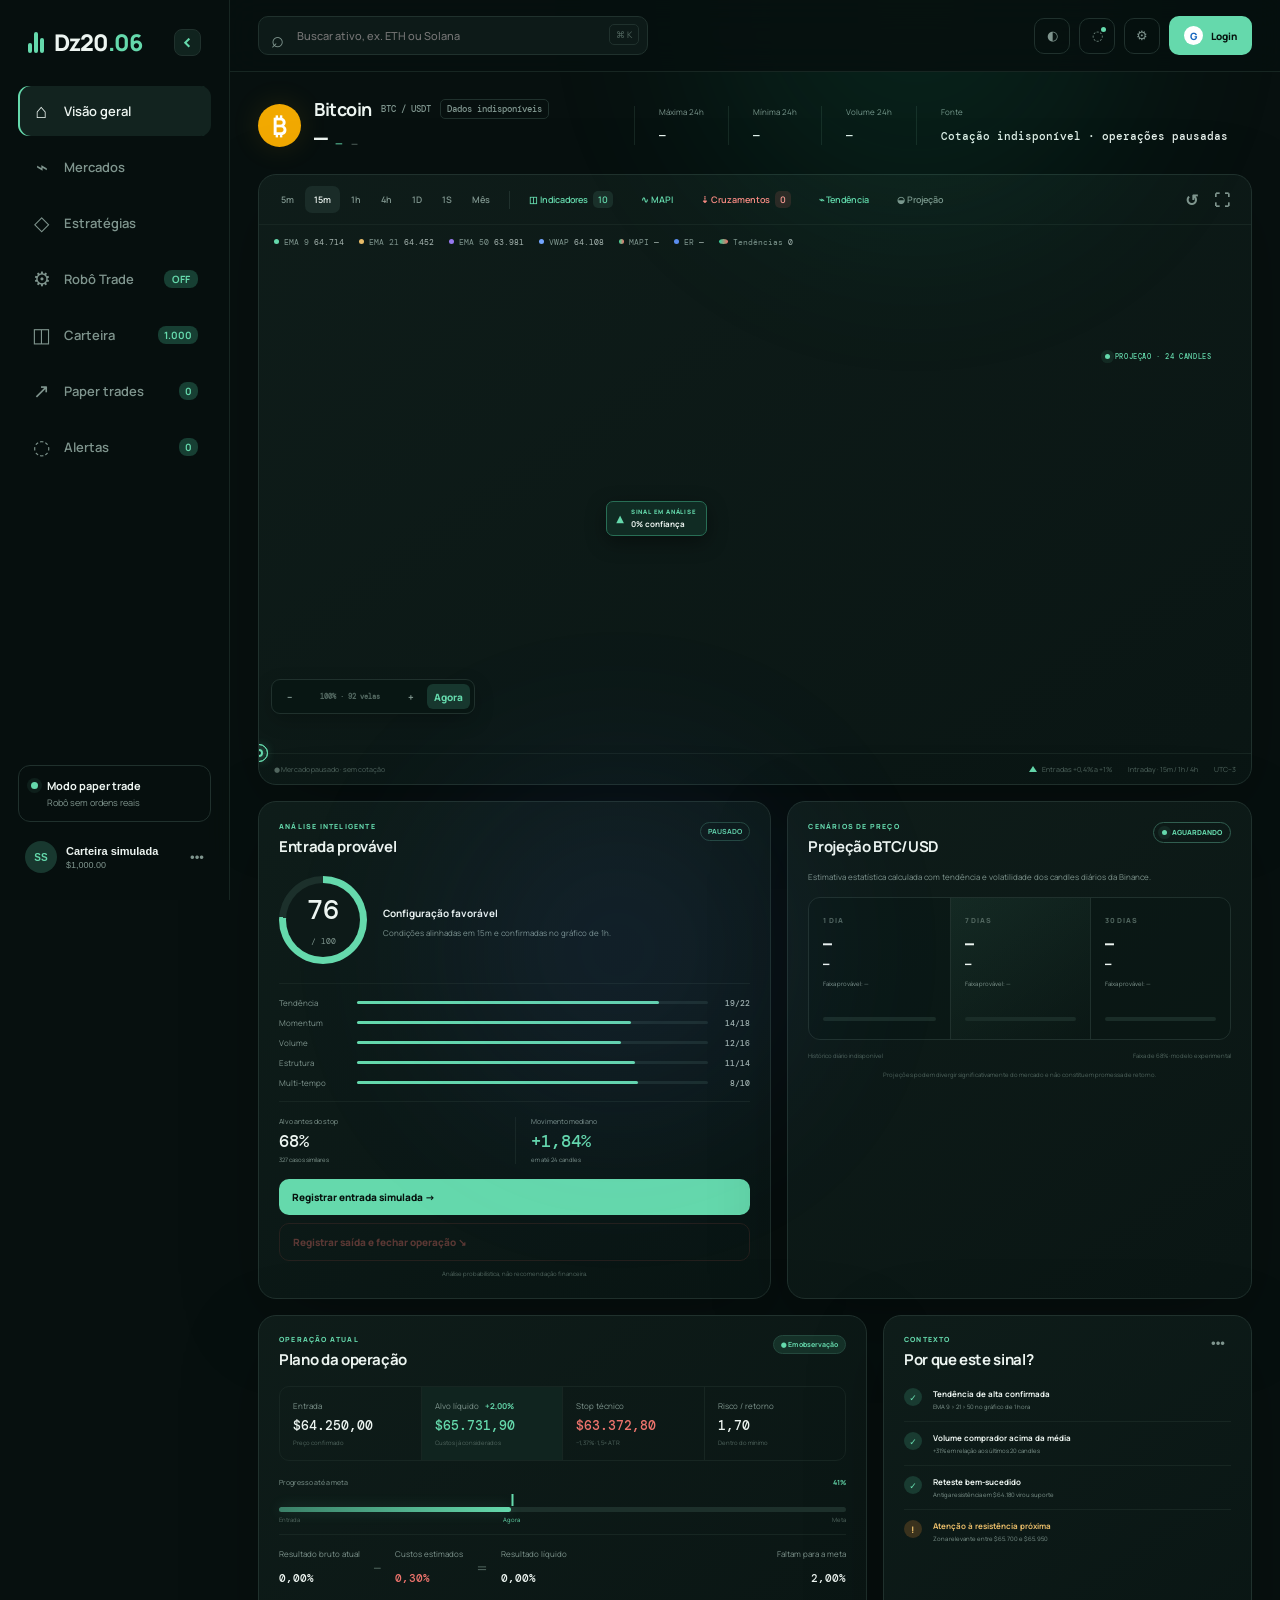
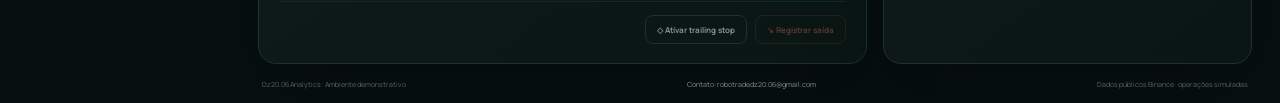
<file: index.html>
<!doctype html>
<html lang="pt-BR">
<head>
  <meta charset="UTF-8" />
  <meta name="viewport" content="width=device-width, initial-scale=1.0" />
  <meta name="theme-color" content="#07100f" />
  <meta name="google-client-id" content="" />
  <title>Dz20.06 — Inteligência de mercado cripto</title>
  <link rel="preconnect" href="https://fonts.googleapis.com">
  <link rel="preconnect" href="https://fonts.gstatic.com" crossorigin>
  <link href="https://fonts.googleapis.com/css2?family=DM+Mono:wght@400;500&family=Manrope:wght@400;500;600;700;800&display=swap" rel="stylesheet">
  <link rel="stylesheet" href="styles.css?v=20260720-cross1" />
  <link rel="stylesheet" href="finance.css?v=20260720-cross1" />
</head>
<body>
  <div class="ambient ambient-a"></div><div class="ambient ambient-b"></div>
  <div class="app-shell">
    <aside class="sidebar" id="sidebar">
      <div class="brand"><span class="brand-mark"><i></i><i></i><i></i></span><span class="brand-name">Dz20<span class="brand-dot">.06</span></span><button type="button" class="sidebar-collapse-btn" id="sidebarCollapseBtn" title="Recolher menu" aria-label="Recolher menu lateral" aria-pressed="false">‹</button></div>
      <nav class="main-nav" aria-label="Navegação principal">
        <button class="nav-item active" data-view="Visão geral" aria-label="Visão geral"><span class="ico">⌂</span><span>Visão geral</span></button>
        <button class="nav-item" data-view="Mercados"><span class="ico">⌁</span><span>Mercados</span></button>
        <button class="nav-item" data-view="Estratégias"><span class="ico">◇</span><span>Estratégias</span></button>
        <button class="nav-item" data-view="Robô Trade"><span class="ico">⚙</span><span>Robô Trade</span><b id="robotNavStatus">OFF</b></button>
        <button class="nav-item" data-view="Carteira"><span class="ico">◫</span><span>Carteira</span><b id="walletNavBalance">1.000</b></button>
        <button class="nav-item" data-view="Paper trades"><span class="ico">↗</span><span>Paper trades</span><b id="paperTradesBadge">0</b></button>
        <button class="nav-item" data-view="Alertas"><span class="ico">◌</span><span>Alertas</span><b id="alertsBadge">0</b></button>
      </nav>
      <div class="sidebar-bottom">
        <div class="risk-card"><span class="live-dot"></span><div><strong>Modo paper trade</strong><small>Robô sem ordens reais</small></div></div>
        <button class="user-card" id="portfolioBtn"><span class="avatar">SS</span><span><strong>Carteira simulada</strong><small id="sidebarBalance">1.000,00 USDT</small></span><span>•••</span></button>
      </div>
    </aside>

    <main class="main">
      <header class="topbar">
        <div class="mobile-brand"><button id="menuBtn" aria-label="Abrir menu">☰</button><strong>Dz20<span>.06</span></strong></div>
        <div class="search-wrap">
          <span class="search-icon">⌕</span>
          <input id="assetSearch" autocomplete="off" placeholder="Buscar ativo, ex. ETH ou Solana" />
          <kbd>⌘ K</kbd>
          <div class="search-results" id="searchResults"></div>
        </div>
        <div class="top-actions">
          <button class="icon-btn" id="themeBtn" title="Alternar tema" aria-label="Alternar tema">◐</button>
          <button class="icon-btn notification" id="notificationBtn" title="Notificações" aria-label="Notificações">◌<i></i></button>
          <button class="icon-btn" id="settingsBtn" title="Configurações" aria-label="Configurações">⚙</button>
          <button class="primary-btn login-btn" id="googleLoginBtn"><span class="login-avatar" id="loginAvatar">G</span><b id="loginButtonText">Login</b></button>
        </div>
      </header>

      <div class="content">
        <section class="market-head">
          <div class="asset-identity">
            <div class="coin-logo" id="coinLogo">₿</div>
            <div><div class="eyebrow-row"><h1 id="assetName">Bitcoin</h1><span id="assetSymbol">BTC / USDT</span><span class="exchange-pill" id="exchangeStatus">Conectando...</span></div><div class="price-line"><strong id="currentPrice">—</strong><span class="price-change">—</span><small id="dailyPriceChange">—</small></div></div>
          </div>
          <div class="market-stats">
            <div><small>Máxima 24h</small><strong id="statHigh">—</strong></div><div><small>Mínima 24h</small><strong id="statLow">—</strong></div><div><small>Volume 24h</small><strong id="statVolume">—</strong></div><div><small>Fonte</small><strong id="statSource">Conectando...</strong></div>
          </div>
        </section>

        <section class="workspace-grid">
          <article class="panel chart-panel">
            <div class="chart-toolbar">
              <div class="timeframes" id="timeframes"><button data-timeframe="5m">5m</button><button class="active" data-timeframe="15m">15m</button><button data-timeframe="1h">1h</button><button data-timeframe="4h">4h</button><button data-timeframe="1D">1D</button><button data-timeframe="1S">1S</button><button data-timeframe="1M" title="Exibir os últimos 30 dias">Mês</button></div>
              <span class="toolbar-separator"></span>
              <button class="tool-btn active" id="indicatorBtn">◫ Indicadores <span>10</span></button>
              <button class="tool-btn active mapi-toggle" id="mapiToggleBtn" title="Exibir ou ocultar a MAPI">∿ MAPI</button>
              <button class="tool-btn active ema-cross-toggle" id="emaCrossoversBtn" title="Exibir ou ocultar cruzamentos baixistas EMA 9/21">⇣ Cruzamentos <span id="emaCrossCount">0</span></button>
              <button class="tool-btn active trend-map-toggle" id="trendMapBtn" title="Configurar o mapa de tendências por preço e volume">⌁ Tendência</button>
              <button class="tool-btn" id="projectionBtn">◒ Projeção</button>
              <div class="chart-actions"><button title="Redefinir zoom" id="resetChart">↺</button><button title="Tela cheia" id="fullscreenBtn">⛶</button></div>
            </div>
            <div class="indicator-legend">
              <span><i style="background:#65d9ac"></i>EMA 9 <b id="ema9Label">64.714</b></span><span><i style="background:#e8bc69"></i>EMA 21 <b id="ema21Label">64.452</b></span><span><i style="background:#9678ef"></i>EMA 50 <b id="ema50Label">63.981</b></span><span><i style="background:#73a5ff"></i>VWAP <b id="vwapLabel">64.108</b></span><span class="mapi-legend" id="mapiLegend"><i style="background:#3bd695"></i>MAPI <b id="mapiLabel">—</b></span><span class="mapi-legend" id="mapiErLegend"><i style="background:#5b8def"></i>ER <b id="mapiErLabel">—</b></span><span class="trend-map-legend" id="trendMapLegend"><i style="background:linear-gradient(90deg,#31d39a,#ef6d68)"></i>Tendências <b id="trendMapCount">0</b></span>
            </div>
            <div class="chart-wrap" id="chartWrap">
              <div class="fullscreen-trade-progress" id="fullscreenTradeProgress" hidden>
                <div class="fullscreen-progress-head"><span id="fullscreenProgressTitle">Progresso da operação</span><strong id="fullscreenProgressPercent">50%</strong></div>
                <div class="fullscreen-progress-track" id="fullscreenProgressTrack"><i id="fullscreenProgressFill"></i><span id="fullscreenProgressMarker"></span></div>
                <div class="fullscreen-progress-labels"><b id="fullscreenProgressLeft">ZONA NEGATIVA · 0%</b><b id="fullscreenProgressCenter">0×0 · 50%</b><b>ALVO · 100%</b></div>
                <small id="fullscreenProgressText">Aguardando movimento da operação.</small>
              </div>
              <div class="fullscreen-market-hud" id="fullscreenMarketHud" aria-label="Resumo da análise em tela cheia">
                <div><small>MOEDA · TEMPO</small><strong id="fullscreenHudAsset">BTC/USDT · 15m</strong></div>
                <div><small>MAPI</small><strong id="fullscreenHudMapi">Aguardando dados</strong></div>
                <div><small>TENDÊNCIA</small><strong id="fullscreenHudTrend">Aguardando padrão</strong></div>
                <div><small>PROJEÇÃO</small><strong id="fullscreenHudProjection">Aguardando cálculo</strong></div>
                <div><small>MODO DO ROBÔ</small><strong id="fullscreenHudMode">Desativado</strong></div>
              </div>
              <div class="fullscreen-notifications" id="fullscreenNotifications" aria-live="polite" aria-atomic="false"></div>
              <canvas id="priceChart"></canvas>
              <div class="chart-zoom-controls" id="chartZoomControls" aria-label="Controles de zoom do gráfico">
                <button type="button" id="chartZoomOut" title="Diminuir zoom" aria-label="Diminuir zoom">−</button>
                <span id="chartZoomLabel">100% · 92 velas</span>
                <button type="button" id="chartZoomIn" title="Aumentar zoom" aria-label="Aumentar zoom">+</button>
                <button type="button" id="chartLatestBtn" class="active" title="Voltar ao preço atual">Agora</button>
              </div>
              <div class="current-price-pulse" id="currentPricePulse" aria-hidden="true"></div>
              <div class="chart-tooltip" id="chartTooltip"></div>
              <div class="chart-badge entry-badge"><span>▲</span><div><small>ENTRADA PROVÁVEL</small><strong>76% confiança</strong></div></div>
              <div class="forecast-label" id="forecastLabel"><span></span> PROJEÇÃO · 24 CANDLES</div>
            </div>
            <div class="chart-foot">
              <span id="marketConnectionStatus"><i class="status-dot"></i> Conectando à Binance</span><span class="marker-key"><i></i> Entradas +0,4% a +1%</span><span id="activeStrategy">Intraday · 15m / 1h / 4h</span><span>UTC−3</span>
            </div>
          </article>

        </section>

        <section class="overview-insights">
          <article class="panel score-panel">
            <div class="panel-title"><div><span class="kicker">ANÁLISE INTELIGENTE</span><h2>Entrada provável</h2></div><span class="live-pill" id="liveStatus"><i></i> CONECTANDO</span></div>
            <div class="score-area"><div class="score-ring" style="--score:76"><div><strong>76</strong><small>/ 100</small></div></div><div class="score-copy"><strong>Configuração favorável</strong><p>Condições alinhadas em 15m e confirmadas no gráfico de 1h.</p></div></div>
            <div class="factor-list">
              <div><span>Tendência</span><div><i style="width:86%"></i></div><b>19/22</b></div><div><span>Momentum</span><div><i style="width:78%"></i></div><b>14/18</b></div><div><span>Volume</span><div><i style="width:75%"></i></div><b>12/16</b></div><div><span>Estrutura</span><div><i style="width:79%"></i></div><b>11/14</b></div><div><span>Multi-tempo</span><div><i style="width:80%"></i></div><b>8/10</b></div>
            </div>
            <div class="probability-row"><div><small>Alvo antes do stop</small><strong>68%</strong><span>327 casos similares</span></div><div><small>Movimento mediano</small><strong class="positive">+1,84%</strong><span>em até 24 candles</span></div></div>
            <button class="wide-btn" id="simulateBtn">Registrar entrada simulada <span>→</span></button>
            <button class="wide-btn exit-wide" id="closeTradeBtn" disabled>Registrar saída e fechar operação <span>↘</span></button>
            <p class="disclaimer">Análise probabilística, não recomendação financeira.</p>
          </article>

          <article class="panel price-outlook-panel" id="priceOutlookPanel">
            <div class="panel-title"><div><span class="kicker">CENÁRIOS DE PREÇO</span><h2 id="outlookTitle">Projeção BTC/USDT</h2></div><span class="outlook-status" id="outlookStatus"><i></i> CARREGANDO</span></div>
            <p class="outlook-intro">Estimativa estatística calculada com tendência e volatilidade dos candles diários da Binance.</p>
            <div class="outlook-grid">
              <div class="outlook-horizon"><span class="outlook-period">1 DIA</span><strong id="outlookPrice1d">—</strong><b id="outlookChange1d">—</b><small id="outlookRange1d">Faixa provável: —</small><i class="outlook-meter"><span id="outlookMeter1d"></span></i></div>
              <div class="outlook-horizon featured"><span class="outlook-period">7 DIAS</span><strong id="outlookPrice7d">—</strong><b id="outlookChange7d">—</b><small id="outlookRange7d">Faixa provável: —</small><i class="outlook-meter"><span id="outlookMeter7d"></span></i></div>
              <div class="outlook-horizon"><span class="outlook-period">30 DIAS</span><strong id="outlookPrice30d">—</strong><b id="outlookChange30d">—</b><small id="outlookRange30d">Faixa provável: —</small><i class="outlook-meter"><span id="outlookMeter30d"></span></i></div>
            </div>
            <div class="outlook-foot"><span id="outlookUpdated">Aguardando histórico diário</span><span>Faixa de 68% · modelo experimental</span></div>
            <p class="disclaimer">Projeções podem divergir significativamente do mercado e não constituem promessa de retorno.</p>
          </article>
        </section>

        <section class="lower-grid">
          <article class="panel operation-panel">
            <div class="panel-heading"><div><span class="kicker">OPERAÇÃO ATUAL</span><h2>Plano da operação</h2></div><span class="status-pill">● Em observação</span></div>
            <div class="levels-grid"><div><small>Entrada</small><strong id="entryPrice">$64.250,00</strong><span>Preço confirmado</span></div><div class="target"><small>Alvo líquido <b id="targetPercentLabel">+2,00%</b></small><strong id="targetPrice">$65.731,90</strong><span>Custos já considerados</span></div><div class="stop"><small>Stop técnico</small><strong id="stopPrice">$63.372,80</strong><span>−1,37% · 1,5× ATR</span></div><div><small>Risco / retorno</small><strong>1,70</strong><span>Dentro do mínimo</span></div></div>
            <div class="progress-head"><span>Progresso até a meta</span><strong id="progressLabel">41%</strong></div><div class="goal-track"><i id="goalProgress" style="width:41%"></i><span class="entry-pin" style="left:0">Entrada</span><span class="current-pin" id="currentPin" style="left:41%">Agora</span><span class="goal-pin">Meta</span></div>
            <div class="net-result"><div><small>Resultado bruto atual</small><strong id="grossProfit">0,00%</strong></div><span>−</span><div><small>Custos estimados</small><strong class="negative" id="estimatedCosts">0,30%</strong></div><span>=</span><div><small>Resultado líquido</small><strong id="netProfit">0,00%</strong></div><div class="remaining"><small>Faltam para a meta</small><strong id="remainingProfit">2,00%</strong></div></div>
            <div class="operation-actions"><button class="secondary-btn" id="trailingBtn">◇ Ativar trailing stop</button><button class="exit-btn" id="exitTradeBtn">↘ Registrar saída</button></div>
          </article>

          <article class="panel context-panel">
            <div class="panel-heading"><div><span class="kicker">CONTEXTO</span><h2>Por que este sinal?</h2></div><button class="more-btn">•••</button></div>
            <ul class="reason-list"><li><span>✓</span><div><strong>Tendência de alta confirmada</strong><small>EMA 9 &gt; 21 &gt; 50 no gráfico de 1 hora</small></div></li><li><span>✓</span><div><strong>Volume comprador acima da média</strong><small>+31% em relação aos últimos 20 candles</small></div></li><li><span>✓</span><div><strong>Reteste bem-sucedido</strong><small>Antiga resistência em $64.180 virou suporte</small></div></li><li class="warning"><span>!</span><div><strong>Atenção à resistência próxima</strong><small>Zona relevante entre $65.700 e $65.950</small></div></li></ul>
          </article>
        </section>

        <footer class="page-footer"><span>Dz20.06 Analytics · Ambiente demonstrativo</span><a class="footer-contact" href="https://mail.google.com/mail/?view=cm&amp;fs=1&amp;to=robotradedz20.06%40gmail.com" target="_blank" rel="noopener noreferrer" aria-label="Enviar e-mail para robotradedz20.06@gmail.com">Contato: robotradedz20.06@gmail.com</a><span>Dados públicos Binance · operações simuladas</span></footer>
      </div>
    </main>
  </div>

  <dialog id="tradeModal">
    <form method="dialog" class="modal-card" id="tradeForm">
      <div class="modal-head"><div><span class="kicker">PAPER TRADING</span><h2>Nova operação simulada</h2></div><button value="cancel" class="close-btn" aria-label="Fechar">×</button></div>
      <p>Defina sua meta líquida. Taxas e slippage entram automaticamente no preço-alvo.</p>
      <div class="form-grid"><label>Valor investido<span><b>$</b><input id="investment" type="number" value="500" min="10" /></span></label><label>Lucro líquido desejado<span><input id="profitTarget" type="number" value="2" step="0.1" min="0.1" /><b>%</b></span></label><label>Taxa de compra<span><input id="buyFee" type="number" value="0.10" step="0.01" /><b>%</b></span></label><label>Taxa de venda<span><input id="sellFee" type="number" value="0.10" step="0.01" /><b>%</b></span></label><label>Slippage por lado<span><input id="slippage" type="number" value="0.05" step="0.01" /><b>%</b></span></label><label>Risco máximo<span><input id="maxRisk" type="number" value="1.5" step="0.1" /><b>%</b></span></label></div>
      <div class="calculated-target"><div><small>Preço-alvo estimado</small><strong id="modalTarget">$65.738,32</strong></div><div><small>Lucro esperado</small><strong id="expectedProfit">$10,00</strong></div></div>
      <button class="wide-btn confirm-btn" value="default" id="confirmTrade">Confirmar simulação <span>→</span></button>
      <small class="modal-note">Nenhuma ordem real será enviada.</small>
    </form>
  </dialog>
  <dialog id="strategyModal">
    <form method="dialog" class="modal-card strategy-modal" id="strategyForm">
      <div class="modal-head"><div><span class="kicker">MOTOR DE ESTRATÉGIAS</span><h2>Escolha seu perfil operacional</h2></div><button value="cancel" class="close-btn" aria-label="Fechar estratégias">×</button></div>
      <p>Cada perfil ajusta os tempos gráficos, a confiança mínima, a meta e o risco. Você pode alterar os valores depois.</p>
      <div class="strategy-list">
        <button type="button" class="strategy-card" data-strategy="scalping"><span class="strategy-icon">ϟ</span><span><strong>Scalping conservador</strong><small>Entrada 5m · confirmação 15m · tendência 1h</small></span><b>Meta 0,8%</b></button>
        <button type="button" class="strategy-card active" data-strategy="intraday"><span class="strategy-icon">◇</span><span><strong>Intraday</strong><small>Entrada 15m · confirmação 1h · tendência 4h</small></span><b>Meta 2,0%</b></button>
        <button type="button" class="strategy-card" data-strategy="swing"><span class="strategy-icon">⌁</span><span><strong>Swing trade</strong><small>Entrada 4h · confirmação 1D · tendência 1S</small></span><b>Meta 4,0%</b></button>
      </div>
      <div class="strategy-summary"><div><small>Pontuação mínima</small><strong id="strategyScore">70 / 100</strong></div><div><small>Risco máximo</small><strong id="strategyRisk">1,5%</strong></div><div><small>Perfil de exposição</small><strong id="strategyExposure">Moderado</strong></div></div>
      <button class="wide-btn confirm-btn" value="default" id="applyStrategy">Aplicar estratégia <span>→</span></button>
      <small class="modal-note">A estratégia será aplicada ao gráfico e às próximas simulações.</small>
    </form>
  </dialog>
  <section id="robotPage" class="robot-page" hidden>
    <div class="robot-page-surface">
      <div class="robot-page-head"><div><span class="kicker">AUTOMAÇÃO INTELIGENTE</span><h2>Robô Trade</h2><p>Monitora sinais e gerencia operações simuladas. Boost e DCA bloqueiam a realização negativa em 0×0, mas podem manter capital preso por tempo indeterminado.</p></div><button class="close-btn robot-page-close" id="closeRobot" aria-label="Voltar ao painel"><span>←</span> Voltar ao painel</button></div>
      <div class="robot-status-card off" id="robotStatusCard"><span class="robot-orb">⚙</span><div><small id="robotStatusLabel">ROBÔ DESATIVADO</small><strong id="robotStatusText">Configure a estratégia para iniciar</strong></div><i></i></div>
      <div class="robot-metrics"><div><small>Mercado</small><strong id="robotPair">BTC/USDT</strong></div><div><small>Sinal atual</small><strong id="robotSignal">Aguardando</strong></div><div><small>Confiança</small><strong id="robotScore">-- / 100</strong></div><div><small>Resultado da sessão</small><strong id="robotSessionProfit">$0,00</strong></div></div>
      <div class="robot-workspace">
        <section class="robot-control-column">
          <div class="robot-section-title"><div><span class="kicker">CONFIGURAÇÃO</span><strong>Controles da operação</strong></div><small>Defina estratégia, capital e limite</small></div>
          <div class="robot-settings">
            <label>Estratégia<select id="robotStrategy"><option value="boostDynamic">Boost Dinâmico · tendência + projeção</option><option value="boost">Boost agressivo · meta configurável</option><option value="dca">DCA inteligente 24h</option><option value="scalping">Scalping conservador</option><option value="intraday" selected>Intraday</option><option value="swing">Swing trade</option></select></label>
            <label>Modo de entrada<select id="robotEntryMode"><option value="automatic" selected>Automática ao validar sinal</option><option value="confirmation">Confirmar cada seta verde</option></select></label>
            <label>Capital por operação<span><b>$</b><input id="robotInvestment" type="number" value="500" min="10" step="10" /></span></label>
            <label>Máximo de operações<span><input id="robotMaxTrades" type="number" value="3" min="1" max="20" /><b>por sessão</b></span></label>
            <label id="robotProfitTargetField" hidden>Lucro líquido mínimo<span><input id="robotProfitTarget" type="number" value="0.20" min="0.01" max="100" step="0.01" /><b>%</b></span></label>
            <label id="robotDcaEntriesField" hidden>Parcelas DCA<select id="robotDcaEntries"><option value="5" selected>5 entradas iguais</option><option value="10">10 entradas iguais</option></select></label>
          </div>
          <div class="robot-rules" id="robotRules"><span><i>✓</i> Entrada: confiança mínima de 70</span><span><i>✓</i> Meta líquida: +2,0%</span><span><i>✓</i> Stop máximo: −1,5%</span></div>
          <div class="robot-position" id="robotPosition" hidden><div class="robot-position-head"><span><i></i> <b id="robotPositionMode">OPERAÇÃO AUTOMÁTICA ABERTA</b></span><strong id="robotPositionResult">+0,00%</strong></div><div class="robot-levels"><small>Preço médio<strong id="robotEntry">--</strong></small><small>Alvo dinâmico<strong id="robotTarget">--</strong></small><small>Proteção<strong id="robotStop">--</strong></small></div><div class="robot-dca-status" id="robotDcaStatus" hidden><span><small>Entradas</small><strong id="robotDcaFillCount">1 / 5</strong></span><span><small>Capital usado</small><strong id="robotDcaInvested">--</strong></span><span><small>Próxima compra</small><strong id="robotDcaNext">--</strong></span></div><div class="robot-goal"><div class="robot-goal-head"><span>Progresso da operação</span><strong id="robotGoalPercent">50%</strong></div><div class="robot-goal-track" id="robotGoalTrack"><i id="robotGoalFill"></i><span id="robotGoalMarker"></span><b class="robot-stop-label" id="robotLeftLabel">STOP · 0%</b><b class="robot-entry-label" id="robotNeutralLabel">ENTRADA · 50%</b><b class="robot-target-label">ALVO · 100%</b></div><small id="robotGoalText">Aguardando movimento a partir da entrada.</small></div></div>
          <div class="robot-actions"><button class="wide-btn" id="startRobot">▶ Iniciar robô</button><button class="robot-stop-btn" id="stopRobot" disabled>■ Parar e encerrar</button></div>
        </section>
        <section class="robot-history-column">
          <div class="robot-section-title"><div><span class="kicker">SESSÃO ATUAL</span><strong>Histórico automático</strong></div><span id="robotTradeCount">0 operações</span></div>
          <div class="robot-history" id="robotHistory"><div class="robot-history-empty"><span>◎</span><strong>Nenhuma operação nesta sessão</strong><small>Os registros aparecerão aqui após o robô encontrar um sinal válido.</small></div></div>
          <small class="modal-note robot-note">Modo demonstrativo: nenhuma ordem real é enviada. O monitoramento “24h” funciona somente enquanto esta página estiver aberta e conectada.</small>
        </section>
      </div>
    </div>
  </section>
  <dialog id="signalConfirmModal" class="signal-confirm-dialog">
    <form method="dialog" class="modal-card signal-confirm-card">
      <div class="signal-confirm-icon" aria-hidden="true">▲</div>
      <span class="kicker">SINAL VERDE CONFIRMADO</span>
      <h2>Autorizar entrada automática?</h2>
      <p>O sinal atingiu os critérios da estratégia. Confira os dados antes de liberar esta operação simulada.</p>
      <div class="signal-confirm-grid">
        <div><small>Mercado</small><strong id="signalConfirmPair">--</strong></div>
        <div><small>Estratégia</small><strong id="signalConfirmStrategy">--</strong></div>
        <div><small>Confiança</small><strong id="signalConfirmScore">-- / 100</strong></div>
        <div><small>Capital</small><strong id="signalConfirmCapital">--</strong></div>
        <div><small>Preço atual</small><strong id="signalConfirmPrice">--</strong></div>
      </div>
      <div class="signal-confirm-actions"><button type="button" class="robot-stop-btn" id="cancelSignalEntry">Ignorar este sinal</button><button type="button" class="wide-btn" id="confirmSignalEntry">Confirmar entrada <span>→</span></button></div>
      <small class="modal-note">A confirmação vale somente para este sinal. Alvo, stop, taxas e trava Boost permanecem automáticos.</small>
    </form>
  </dialog>
  <dialog id="mapiModal" class="settings-dialog mapi-dialog">
    <section class="modal-card settings-modal mapi-modal">
      <div class="modal-head"><div><span class="kicker">INDICADOR ADAPTATIVO · VERSÃO 2.1</span><h2>Configurar MAPI</h2></div><button class="close-btn" id="closeMapi" aria-label="Fechar configuração da MAPI">×</button></div>
      <p>Média Adaptativa Preditiva Inteligente. O ER acelera a média em tendências limpas e reduz a correção de atraso durante ruído ou volatilidade elevada.</p>
      <div class="mapi-colors">
        <label><span><strong>Cor quando sobe</strong><small>Linha e projeção com inclinação positiva</small></span><input type="color" id="mapiUpColor" value="#3bd695" aria-label="Cor da MAPI quando sobe"></label>
        <label><span><strong>Cor quando cai</strong><small>Linha e projeção com inclinação negativa</small></span><input type="color" id="mapiDownColor" value="#ee746d" aria-label="Cor da MAPI quando cai"></label>
      </div>
      <details class="mapi-explanation">
        <summary>Como funciona e como interpretar a MAPI</summary>
        <p>A MAPI é uma média móvel adaptativa: acompanha o preço mais rapidamente quando identifica uma tendência organizada e fica mais lenta quando o mercado está lateral ou ruidoso. Isso reduz parte do atraso das médias tradicionais sem obrigar a linha a reagir a cada oscilação curta.</p>
        <div><span><b>ER — Efficiency Ratio</b><small>Varia de 0 a 1. Próximo de 1 indica movimento direcional limpo; próximo de 0 indica ruído e indecisão.</small></span><span><b>Cruzamento</b><small>Preço acima da MAPI sugere viés comprador; abaixo sugere cautela. Deve ser confirmado com volume, tendência e risco.</small></span><span><b>Inclinação e cores</b><small>A cor de subida aparece quando a MAPI aumenta; a cor de queda aparece quando ela diminui. Você pode personalizar ambas nos seletores acima.</small></span><span><b>Projeção e faixas</b><small>A linha pontilhada estima a direção; os cones de 68% e 95% mostram incerteza crescente. Não são garantia de preço.</small></span></div>
      </details>
      <div class="mapi-switches">
        <label><input type="checkbox" id="mapiVisible" checked><span><strong>Exibir MAPI</strong><small>Linha verde quando sobe e vermelha quando cai</small></span></label>
        <label><input type="checkbox" id="mapiProjectionVisible" checked><span><strong>Exibir projeção</strong><small>Linha pontilhada com tendência amortecida</small></span></label>
        <label><input type="checkbox" id="mapiBandsVisible" checked><span><strong>Exibir faixas 68% e 95%</strong><small>Cone estatístico baseado na volatilidade recente</small></span></label>
        <label><input type="checkbox" id="mapiRobotSignal"><span><strong>Usar no sinal do robô</strong><small>Acrescenta cruzamento, inclinação e ER à pontuação</small></span></label>
      </div>
      <div class="mapi-controls">
        <label><span>Período do Efficiency Ratio <output id="mapiErOutput">14</output></span><input type="range" id="mapiErPeriod" min="5" max="30" value="14"></label>
        <label><span>Correção de atraso k <output id="mapiLagOutput">0,40</output></span><input type="range" id="mapiLag" min="0" max="100" value="40"></label>
        <label><span>Freio de volatilidade <output id="mapiVolOutput">0,50</output></span><input type="range" id="mapiVolBrake" min="0" max="100" value="50"></label>
        <label><span>Horizonte da projeção <output id="mapiHorizonOutput">30</output></span><input type="range" id="mapiHorizon" min="5" max="90" value="30"></label>
      </div>
      <div class="mapi-readout"><div><small>MAPI atual</small><strong id="mapiCurrentValue">—</strong></div><div><small>Efficiency Ratio</small><strong id="mapiCurrentEr">—</strong></div><div><small>Regime de volatilidade</small><strong id="mapiCurrentRegime">—</strong></div><div><small>Leitura</small><strong id="mapiCurrentSide">—</strong></div></div>
      <div class="mapi-actions"><button class="robot-stop-btn" id="resetMapi" type="button">Restaurar padrões</button><button class="wide-btn" id="applyMapi" type="button">Aplicar configuração <span>→</span></button></div>
      <small class="modal-note">A projeção e as faixas são estimativas estatísticas, não garantia de resultado.</small>
    </section>
  </dialog>
  <dialog id="trendMapModal" class="settings-dialog trend-map-dialog">
    <section class="modal-card settings-modal trend-map-modal">
      <div class="modal-head"><div><span class="kicker">PREÇO + VOLUME · PVT</span><h2>Mapa de Tendência</h2></div><button class="close-btn" id="closeTrendMap" aria-label="Fechar mapa de tendência">×</button></div>
      <p>Compara pivôs do preço com o Price Volume Trend. O marcador surge no segundo pivô, somente depois que o padrão é confirmado pelos candles seguintes.</p>
      <div class="trend-map-switches">
        <label><input type="checkbox" id="trendMapVisible" checked><span><strong>Exibir mapeamento</strong><small>Mostra divergências confirmadas no ponto exato</small></span></label>
        <label><input type="checkbox" id="trendChannelsVisible" checked><span><strong>Exibir canais</strong><small>Projeta suporte e resistência paralelos</small></span></label>
        <label><input type="checkbox" id="trendLabelsVisible" checked><span><strong>Exibir nomes</strong><small>Forte, média, fraca ou oculta</small></span></label>
      </div>
      <details class="trend-map-explanation">
        <summary>Padrões reconhecidos</summary>
        <div class="trend-patterns">
          <span><b>Alta forte</b><small>Preço: mínima menor · PVT: mínima maior</small></span><span><b>Alta média</b><small>Preço: mínima igual · PVT: mínima maior</small></span><span><b>Alta fraca</b><small>Preço: mínima menor · PVT: mínima igual</small></span><span><b>Alta oculta</b><small>Preço: mínima maior · PVT: mínima menor</small></span>
          <span><b>Baixa forte</b><small>Preço: máxima maior · PVT: máxima menor</small></span><span><b>Baixa média</b><small>Preço: máxima igual · PVT: máxima menor</small></span><span><b>Baixa fraca</b><small>Preço: máxima maior · PVT: máxima igual</small></span><span><b>Baixa oculta</b><small>Preço: máxima menor · PVT: máxima maior</small></span>
        </div>
      </details>
      <div class="trend-map-controls">
        <label><span>Janela do pivô <output id="trendPivotOutput">3</output></span><input type="range" id="trendPivotWindow" min="2" max="6" value="3"></label>
        <label><span>Máximo de sinais <output id="trendSignalsOutput">6</output></span><input type="range" id="trendMaxSignals" min="2" max="12" value="6"></label>
        <label><span>Tolerância de preço <output id="trendPriceOutput">0,15%</output></span><input type="range" id="trendPriceTolerance" min="5" max="40" value="15"></label>
        <label><span>Zona neutra do PVT <output id="trendPvtOutput">0,35σ</output></span><input type="range" id="trendIndicatorTolerance" min="15" max="80" value="35"></label>
      </div>
      <div class="trend-map-readout"><div><small>Último padrão</small><strong id="trendCurrentSignal">Nenhum confirmado</strong></div><div><small>Sinais de alta</small><strong id="trendBullishCount">0</strong></div><div><small>Sinais de baixa</small><strong id="trendBearishCount">0</strong></div><div><small>Motor de volume</small><strong id="trendPvtStatus">Aguardando dados</strong></div></div>
      <div class="mapi-actions"><button class="robot-stop-btn" id="resetTrendMap" type="button">Restaurar padrões</button><button class="wide-btn" id="applyTrendMap" type="button">Aplicar mapeamento <span>→</span></button></div>
      <small class="modal-note">Divergência não é ordem de compra ou venda. Pivôs exigem confirmação e aparecem com atraso igual à janela configurada.</small>
    </section>
  </dialog>
  <dialog id="settingsModal" class="settings-dialog">
    <section class="modal-card settings-modal">
      <div class="modal-head"><div><span class="kicker">PREFERÊNCIAS E CONTA</span><h2 id="settingsTitle">Configurações</h2></div><button class="close-btn" id="closeSettings" aria-label="Fechar configurações">×</button></div>
      <div class="settings-tabs"><button class="active" data-settings-tab="general">Geral</button><button data-settings-tab="account">Conta Google</button></div>
      <section class="settings-panel active" data-settings-panel="general">
        <div class="settings-field"><span><strong>Idioma</strong><small>Altera os principais textos da interface</small></span><select id="languageSelect"><option value="pt">Português</option><option value="en">English</option></select></div>
        <div class="settings-field"><span><strong>Moeda padrão</strong><small>Converte preços, gráfico, carteira e resultados</small></span><select id="currencySelect"><option value="USD">Dólar (USD)</option><option value="EUR">Euro (EUR)</option><option value="BRL">Real (BRL)</option></select></div>
        <div class="fx-status"><i></i><span><strong id="fxStatusTitle">Câmbio automático</strong><small id="fxStatusText">Buscando cotação pública...</small></span><button id="refreshFxBtn">↻ Atualizar</button></div>
      </section>
      <section class="settings-panel" data-settings-panel="account">
        <div class="profile-card" id="profileCard"><span class="profile-avatar" id="profileAvatar">G</span><div><small>CONTA CONECTADA</small><strong id="profileName">Nenhuma conta</strong><em id="profileEmail">Faça login com o Google</em></div></div>
        <label class="client-id-field">Google OAuth Client ID<small>Necessário apenas uma vez para autenticar neste domínio.</small><span><input id="googleClientId" autocomplete="off" placeholder="000000000000-....apps.googleusercontent.com" /><button id="saveGoogleClientId">Salvar</button></span></label>
        <div class="google-signin-wrap" id="googleSignInWrap"><span>Configure o Client ID para habilitar o login Google.</span></div>
        <button class="logout-btn" id="logoutGoogleBtn" hidden>Sair da conta Google</button>
        <small class="security-note">O Client ID não é secreto. Este site salva somente nome, e-mail e foto no navegador; para uso real, o token também deve ser validado em um backend.</small>
      </section>
    </section>
  </dialog>
  <dialog id="marketsModal" class="markets-dialog">
    <section class="modal-card markets-modal">
      <div class="modal-head"><div><span class="kicker">BINANCE SPOT</span><h2>Mercados disponíveis</h2></div><button class="close-btn" id="closeMarkets" aria-label="Fechar mercados">×</button></div>
      <p>Pesquise e selecione qualquer moeda com par USDT disponível na Binance. O gráfico carregará os candles do mercado escolhido.</p>
      <div class="markets-tools"><div class="markets-search"><span>⌕</span><input id="marketsSearch" placeholder="Buscar BTC, Ethereum, SOL..." autocomplete="off" /></div><button id="refreshMarkets" class="refresh-market-btn">↻ Atualizar</button></div>
      <div class="markets-summary"><span><i></i> <b id="marketCount">0</b> pares USDT</span><span id="marketsUpdated">Carregando dados...</span></div>
      <div class="market-table-head"><span>Ativo</span><span>Preço</span><span>24h</span><span>Volume</span></div>
      <div class="market-table" id="marketTable"><div class="market-loading"><i></i><strong>Consultando mercados</strong><small>Conectando à Binance Spot...</small></div></div>
      <div class="market-footnote"><span>Dados públicos · nenhuma chave de API necessária</span><span>Selecione um ativo para abrir no gráfico</span></div>
    </section>
  </dialog>
  <dialog id="walletModal" class="finance-dialog">
    <section class="modal-card finance-modal">
      <div class="modal-head"><div><span class="kicker">CARTEIRA PAPER</span><h2>Capital e resultados</h2></div><button class="close-btn" id="closeWallet" aria-label="Fechar carteira">×</button></div>
      <p>O saldo começa com 1.000 USDT simulados e recebe automaticamente o resultado líquido de toda operação manual ou do robô.</p>
      <div class="wallet-balance-card"><span><small>SALDO ATUAL</small><strong id="walletBalance">1.000,00 USDT</strong><em id="walletTotalReturn">0,00% desde o início</em></span><i>◫</i></div>
      <div class="finance-metrics">
        <div><small>Saldo inicial</small><strong id="walletInitialBalance">1.000,00</strong><span>USDT simulado</span></div>
        <div class="profit"><small>Lucros de hoje</small><strong id="walletTodayProfit">+0,00</strong><span>USDT realizado</span></div>
        <div class="loss"><small>Perdas de hoje</small><strong id="walletTodayLoss">−0,00</strong><span>USDT realizado</span></div>
        <div><small>Resultado líquido</small><strong id="walletNetResult">0,00</strong><span id="walletTradeSummary">0 operações</span></div>
      </div>
      <div class="finance-section-head"><div><strong>Desempenho por estratégia</strong><small>Lucro, perda e taxa de acerto acumulados</small></div></div>
      <div class="strategy-performance" id="walletStrategies"></div>
      <div class="finance-section-head"><div><strong>Últimos lançamentos</strong><small>Resultados já incorporados ao saldo</small></div><button class="link-btn" id="openPaperFromWallet">Ver todos</button></div>
      <div class="finance-list compact" id="walletRecentTrades"></div>
      <div class="wallet-reset-row"><label>Novo saldo inicial <span><input id="initialBalanceInput" type="number" min="10" step="10" value="1000"><b>USDT</b></span></label><button class="danger-outline-btn" id="resetWalletBtn">Reiniciar simulação</button></div>
      <small class="modal-note">Reiniciar apaga o histórico financeiro deste navegador. Nenhum valor real é movimentado.</small>
    </section>
  </dialog>
  <dialog id="paperTradesModal" class="finance-dialog">
    <section class="modal-card finance-modal paper-modal">
      <div class="modal-head"><div><span class="kicker">HISTÓRICO CONSOLIDADO</span><h2>Paper trades</h2></div><button class="close-btn" id="closePaperTrades" aria-label="Fechar paper trades">×</button></div>
      <p>Todas as operações encerradas usam o mesmo cálculo líquido da carteira, incluindo taxas e slippage.</p>
      <div class="paper-summary">
        <div><small>Operações</small><strong id="paperTotalTrades">0</strong></div>
        <div><small>Taxa de acerto</small><strong id="paperWinRate">0%</strong></div>
        <div><small>Resultado acumulado</small><strong id="paperNetResult">0,00 USDT</strong></div>
        <div><small>Melhor estratégia</small><strong id="paperBestStrategy">—</strong></div>
      </div>
      <div class="paper-toolbar"><label>Filtrar<select id="paperModeFilter"><option value="all">Todas as operações</option><option value="manual">Somente manuais</option><option value="robot">Somente robô</option></select></label><span id="paperFilteredCount">0 registros</span></div>
      <div class="paper-table-head"><span>Operação</span><span>Estratégia</span><span>Entrada → saída</span><span>Resultado</span></div>
      <div class="finance-list paper-list" id="paperTradesList"></div>
    </section>
  </dialog>
  <dialog id="alertsModal" class="finance-dialog">
    <section class="modal-card finance-modal alerts-modal">
      <div class="modal-head"><div><span class="kicker">MONITOR DE PREÇO</span><h2>Alertas</h2></div><button class="close-btn" id="closeAlerts" aria-label="Fechar alertas">×</button></div>
      <p>Crie alertas para o ativo aberto. Eles são verificados enquanto esta página estiver funcionando no navegador.</p>
      <form class="alert-form" id="alertForm">
        <label>Ativo<strong id="alertAsset">BTC/USDT</strong></label>
        <label>Condição<select id="alertCondition"><option value="above">Preço atingir ou superar</option><option value="below">Preço atingir ou cair abaixo</option></select></label>
        <label>Preço-alvo<span><b>$</b><input id="alertTarget" type="number" min="0.00000001" step="any" required></span></label>
        <button class="wide-btn" id="createAlertBtn" type="submit">＋ Criar alerta</button>
      </form>
      <div class="finance-section-head"><div><strong>Alertas de preço</strong><small>Ativos, disparados e cancelados</small></div></div>
      <div class="finance-list alerts-list" id="priceAlertsList"></div>
      <div class="finance-section-head"><div><strong>Atividade recente</strong><small>Entradas, saídas, metas e stops</small></div><button class="link-btn" id="clearNotificationsBtn">Limpar</button></div>
      <div class="notification-feed" id="notificationFeed"></div>
    </section>
  </dialog>
  <div class="toast" id="toast"><span>✓</span><div><strong>Operação simulada criada</strong><small>Agora acompanhamos sua meta líquida.</small></div></div>
  <div class="goal-alert" id="goalAlert"><span class="goal-alert-icon">◎</span><div><small id="goalAlertLabel">ALERTA DE META</small><strong id="goalAlertTitle">Preço próximo ao alvo</strong><p id="goalAlertText">Acompanhe a operação.</p></div><i></i></div>
  <script src="https://accounts.google.com/gsi/client" async defer></script>
  <script src="finance.js?v=20260720-cross1"></script>
  <script src="app.js?v=20260720-cross1"></script>
</body>
</html>
</file>
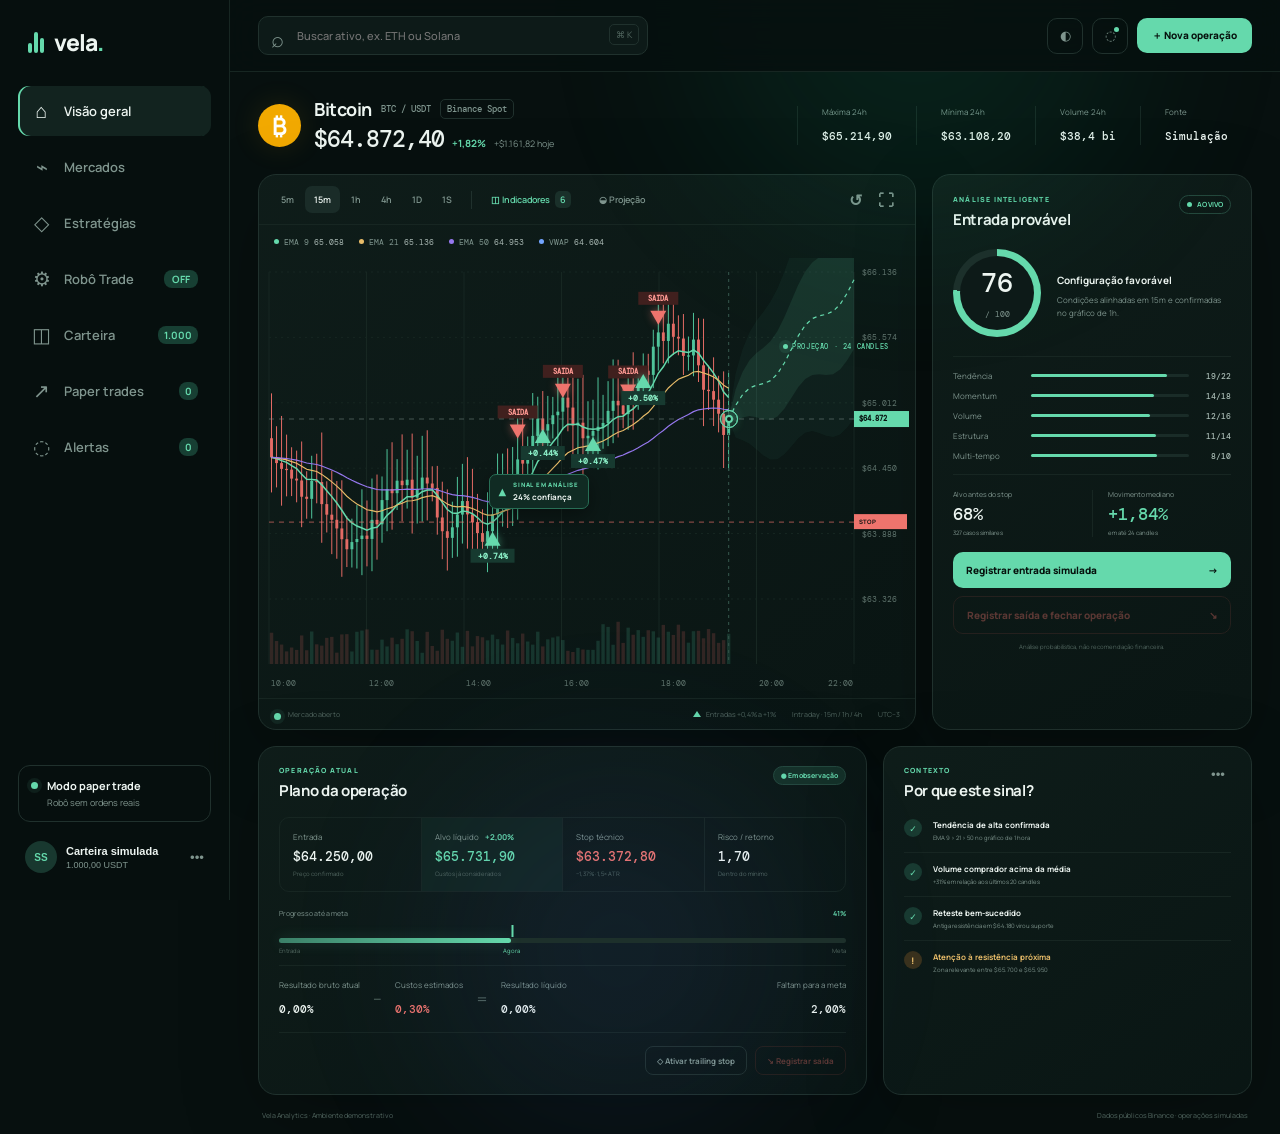
<file: robotradepro231-atualizado/index.html>
<!doctype html>
<html lang="pt-BR">
<head>
  <meta charset="UTF-8" />
  <meta name="viewport" content="width=device-width, initial-scale=1.0" />
  <meta name="theme-color" content="#07100f" />
  <title>Vela — Inteligência de mercado cripto</title>
  <link rel="preconnect" href="https://fonts.googleapis.com">
  <link rel="preconnect" href="https://fonts.gstatic.com" crossorigin>
  <link href="https://fonts.googleapis.com/css2?family=DM+Mono:wght@400;500&family=Manrope:wght@400;500;600;700;800&display=swap" rel="stylesheet">
  <link rel="stylesheet" href="styles.css" />
  <link rel="stylesheet" href="finance.css" />
</head>
<body>
  <div class="ambient ambient-a"></div><div class="ambient ambient-b"></div>
  <div class="app-shell">
    <aside class="sidebar" id="sidebar">
      <div class="brand"><span class="brand-mark"><i></i><i></i><i></i></span><span>vela<span class="brand-dot">.</span></span></div>
      <nav class="main-nav" aria-label="Navegação principal">
        <button class="nav-item active" data-view="Visão geral" aria-label="Visão geral"><span class="ico">⌂</span><span>Visão geral</span></button>
        <button class="nav-item" data-view="Mercados"><span class="ico">⌁</span><span>Mercados</span></button>
        <button class="nav-item" data-view="Estratégias"><span class="ico">◇</span><span>Estratégias</span></button>
        <button class="nav-item" data-view="Robô Trade"><span class="ico">⚙</span><span>Robô Trade</span><b id="robotNavStatus">OFF</b></button>
        <button class="nav-item" data-view="Carteira"><span class="ico">◫</span><span>Carteira</span><b id="walletNavBalance">1.000</b></button>
        <button class="nav-item" data-view="Paper trades"><span class="ico">↗</span><span>Paper trades</span><b id="paperTradesBadge">0</b></button>
        <button class="nav-item" data-view="Alertas"><span class="ico">◌</span><span>Alertas</span><b id="alertsBadge">0</b></button>
      </nav>
      <div class="sidebar-bottom">
        <div class="risk-card"><span class="live-dot"></span><div><strong>Modo paper trade</strong><small>Robô sem ordens reais</small></div></div>
        <button class="user-card" id="portfolioBtn"><span class="avatar">SS</span><span><strong>Carteira simulada</strong><small id="sidebarBalance">1.000,00 USDT</small></span><span>•••</span></button>
      </div>
    </aside>

    <main class="main">
      <header class="topbar">
        <div class="mobile-brand"><button id="menuBtn" aria-label="Abrir menu">☰</button><strong>vela<span>.</span></strong></div>
        <div class="search-wrap">
          <span class="search-icon">⌕</span>
          <input id="assetSearch" autocomplete="off" placeholder="Buscar ativo, ex. ETH ou Solana" />
          <kbd>⌘ K</kbd>
          <div class="search-results" id="searchResults"></div>
        </div>
        <div class="top-actions">
          <button class="icon-btn" id="themeBtn" title="Alternar tema" aria-label="Alternar tema">◐</button>
          <button class="icon-btn notification" id="notificationBtn" title="Notificações" aria-label="Notificações">◌<i></i></button>
          <button class="primary-btn" id="newTradeBtn"><span>＋</span> Nova operação</button>
        </div>
      </header>

      <div class="content">
        <section class="market-head">
          <div class="asset-identity">
            <div class="coin-logo" id="coinLogo">₿</div>
            <div><div class="eyebrow-row"><h1 id="assetName">Bitcoin</h1><span id="assetSymbol">BTC / USDT</span><span class="exchange-pill">Binance Spot</span></div><div class="price-line"><strong id="currentPrice">$64.872,40</strong><span class="price-change">+1,82%</span><small>+$1.161,82 hoje</small></div></div>
          </div>
          <div class="market-stats">
            <div><small>Máxima 24h</small><strong id="statHigh">$65.214,90</strong></div><div><small>Mínima 24h</small><strong id="statLow">$63.108,20</strong></div><div><small>Volume 24h</small><strong id="statVolume">$38,4 bi</strong></div><div><small>Fonte</small><strong id="statSource">Simulação</strong></div>
          </div>
        </section>

        <section class="workspace-grid">
          <article class="panel chart-panel">
            <div class="chart-toolbar">
              <div class="timeframes" id="timeframes"><button>5m</button><button class="active">15m</button><button>1h</button><button>4h</button><button>1D</button><button>1S</button></div>
              <span class="toolbar-separator"></span>
              <button class="tool-btn active" id="indicatorBtn">◫ Indicadores <span>6</span></button>
              <button class="tool-btn" id="projectionBtn">◒ Projeção</button>
              <div class="chart-actions"><button title="Redefinir zoom" id="resetChart">↺</button><button title="Tela cheia" id="fullscreenBtn">⛶</button></div>
            </div>
            <div class="indicator-legend">
              <span><i style="background:#65d9ac"></i>EMA 9 <b id="ema9Label">64.714</b></span><span><i style="background:#e8bc69"></i>EMA 21 <b id="ema21Label">64.452</b></span><span><i style="background:#9678ef"></i>EMA 50 <b id="ema50Label">63.981</b></span><span><i style="background:#73a5ff"></i>VWAP <b id="vwapLabel">64.108</b></span>
            </div>
            <div class="chart-wrap" id="chartWrap">
              <canvas id="priceChart"></canvas>
              <div class="current-price-pulse" id="currentPricePulse" aria-hidden="true"></div>
              <div class="chart-tooltip" id="chartTooltip"></div>
              <div class="chart-badge entry-badge"><span>▲</span><div><small>ENTRADA PROVÁVEL</small><strong>76% confiança</strong></div></div>
              <div class="forecast-label"><span></span> PROJEÇÃO · 24 CANDLES</div>
            </div>
            <div class="chart-foot">
              <span><i class="status-dot"></i> Mercado aberto</span><span class="marker-key"><i></i> Entradas +0,4% a +1%</span><span id="activeStrategy">Intraday · 15m / 1h / 4h</span><span>UTC−3</span>
            </div>
          </article>

          <aside class="analysis-column">
            <article class="panel score-panel">
              <div class="panel-title"><div><span class="kicker">ANÁLISE INTELIGENTE</span><h2>Entrada provável</h2></div><span class="live-pill"><i></i> AO VIVO</span></div>
              <div class="score-area"><div class="score-ring" style="--score:76"><div><strong>76</strong><small>/ 100</small></div></div><div class="score-copy"><strong>Configuração favorável</strong><p>Condições alinhadas em 15m e confirmadas no gráfico de 1h.</p></div></div>
              <div class="factor-list">
                <div><span>Tendência</span><div><i style="width:86%"></i></div><b>19/22</b></div><div><span>Momentum</span><div><i style="width:78%"></i></div><b>14/18</b></div><div><span>Volume</span><div><i style="width:75%"></i></div><b>12/16</b></div><div><span>Estrutura</span><div><i style="width:79%"></i></div><b>11/14</b></div><div><span>Multi-tempo</span><div><i style="width:80%"></i></div><b>8/10</b></div>
              </div>
              <div class="probability-row"><div><small>Alvo antes do stop</small><strong>68%</strong><span>327 casos similares</span></div><div><small>Movimento mediano</small><strong class="positive">+1,84%</strong><span>em até 24 candles</span></div></div>
              <button class="wide-btn" id="simulateBtn">Registrar entrada simulada <span>→</span></button>
              <button class="wide-btn exit-wide" id="closeTradeBtn" disabled>Registrar saída e fechar operação <span>↘</span></button>
              <p class="disclaimer">Análise probabilística, não recomendação financeira.</p>
            </article>
          </aside>
        </section>

        <section class="lower-grid">
          <article class="panel operation-panel">
            <div class="panel-heading"><div><span class="kicker">OPERAÇÃO ATUAL</span><h2>Plano da operação</h2></div><span class="status-pill">● Em observação</span></div>
            <div class="levels-grid"><div><small>Entrada</small><strong id="entryPrice">$64.250,00</strong><span>Preço confirmado</span></div><div class="target"><small>Alvo líquido <b id="targetPercentLabel">+2,00%</b></small><strong id="targetPrice">$65.731,90</strong><span>Custos já considerados</span></div><div class="stop"><small>Stop técnico</small><strong id="stopPrice">$63.372,80</strong><span>−1,37% · 1,5× ATR</span></div><div><small>Risco / retorno</small><strong>1,70</strong><span>Dentro do mínimo</span></div></div>
            <div class="progress-head"><span>Progresso até a meta</span><strong id="progressLabel">41%</strong></div><div class="goal-track"><i id="goalProgress" style="width:41%"></i><span class="entry-pin" style="left:0">Entrada</span><span class="current-pin" id="currentPin" style="left:41%">Agora</span><span class="goal-pin">Meta</span></div>
            <div class="net-result"><div><small>Resultado bruto atual</small><strong id="grossProfit">0,00%</strong></div><span>−</span><div><small>Custos estimados</small><strong class="negative" id="estimatedCosts">0,30%</strong></div><span>=</span><div><small>Resultado líquido</small><strong id="netProfit">0,00%</strong></div><div class="remaining"><small>Faltam para a meta</small><strong id="remainingProfit">2,00%</strong></div></div>
            <div class="operation-actions"><button class="secondary-btn" id="trailingBtn">◇ Ativar trailing stop</button><button class="exit-btn" id="exitTradeBtn">↘ Registrar saída</button></div>
          </article>

          <article class="panel context-panel">
            <div class="panel-heading"><div><span class="kicker">CONTEXTO</span><h2>Por que este sinal?</h2></div><button class="more-btn">•••</button></div>
            <ul class="reason-list"><li><span>✓</span><div><strong>Tendência de alta confirmada</strong><small>EMA 9 &gt; 21 &gt; 50 no gráfico de 1 hora</small></div></li><li><span>✓</span><div><strong>Volume comprador acima da média</strong><small>+31% em relação aos últimos 20 candles</small></div></li><li><span>✓</span><div><strong>Reteste bem-sucedido</strong><small>Antiga resistência em $64.180 virou suporte</small></div></li><li class="warning"><span>!</span><div><strong>Atenção à resistência próxima</strong><small>Zona relevante entre $65.700 e $65.950</small></div></li></ul>
          </article>
        </section>

        <footer class="page-footer"><span>Vela Analytics · Ambiente demonstrativo</span><span>Dados públicos Binance · operações simuladas</span></footer>
      </div>
    </main>
  </div>

  <dialog id="tradeModal">
    <form method="dialog" class="modal-card" id="tradeForm">
      <div class="modal-head"><div><span class="kicker">PAPER TRADING</span><h2>Nova operação simulada</h2></div><button value="cancel" class="close-btn" aria-label="Fechar">×</button></div>
      <p>Defina sua meta líquida. Taxas e slippage entram automaticamente no preço-alvo.</p>
      <div class="form-grid"><label>Valor investido<span><b>$</b><input id="investment" type="number" value="500" min="10" /></span></label><label>Lucro líquido desejado<span><input id="profitTarget" type="number" value="2" step="0.1" min="0.1" /><b>%</b></span></label><label>Taxa de compra<span><input id="buyFee" type="number" value="0.10" step="0.01" /><b>%</b></span></label><label>Taxa de venda<span><input id="sellFee" type="number" value="0.10" step="0.01" /><b>%</b></span></label><label>Slippage por lado<span><input id="slippage" type="number" value="0.05" step="0.01" /><b>%</b></span></label><label>Risco máximo<span><input id="maxRisk" type="number" value="1.5" step="0.1" /><b>%</b></span></label></div>
      <div class="calculated-target"><div><small>Preço-alvo estimado</small><strong id="modalTarget">$65.738,32</strong></div><div><small>Lucro esperado</small><strong id="expectedProfit">$10,00</strong></div></div>
      <button class="wide-btn confirm-btn" value="default" id="confirmTrade">Confirmar simulação <span>→</span></button>
      <small class="modal-note">Nenhuma ordem real será enviada.</small>
    </form>
  </dialog>
  <dialog id="strategyModal">
    <form method="dialog" class="modal-card strategy-modal" id="strategyForm">
      <div class="modal-head"><div><span class="kicker">MOTOR DE ESTRATÉGIAS</span><h2>Escolha seu perfil operacional</h2></div><button value="cancel" class="close-btn" aria-label="Fechar estratégias">×</button></div>
      <p>Cada perfil ajusta os tempos gráficos, a confiança mínima, a meta e o risco. Você pode alterar os valores depois.</p>
      <div class="strategy-list">
        <button type="button" class="strategy-card" data-strategy="scalping"><span class="strategy-icon">ϟ</span><span><strong>Scalping conservador</strong><small>Entrada 5m · confirmação 15m · tendência 1h</small></span><b>Meta 0,8%</b></button>
        <button type="button" class="strategy-card active" data-strategy="intraday"><span class="strategy-icon">◇</span><span><strong>Intraday</strong><small>Entrada 15m · confirmação 1h · tendência 4h</small></span><b>Meta 2,0%</b></button>
        <button type="button" class="strategy-card" data-strategy="swing"><span class="strategy-icon">⌁</span><span><strong>Swing trade</strong><small>Entrada 4h · confirmação 1D · tendência 1S</small></span><b>Meta 4,0%</b></button>
      </div>
      <div class="strategy-summary"><div><small>Pontuação mínima</small><strong id="strategyScore">70 / 100</strong></div><div><small>Risco máximo</small><strong id="strategyRisk">1,5%</strong></div><div><small>Perfil de exposição</small><strong id="strategyExposure">Moderado</strong></div></div>
      <button class="wide-btn confirm-btn" value="default" id="applyStrategy">Aplicar estratégia <span>→</span></button>
      <small class="modal-note">A estratégia será aplicada ao gráfico e às próximas simulações.</small>
    </form>
  </dialog>
  <dialog id="robotModal" class="robot-dialog">
    <section class="modal-card robot-modal">
      <div class="modal-head"><div><span class="kicker">AUTOMAÇÃO INTELIGENTE</span><h2>Robô Trade</h2></div><button class="close-btn" id="closeRobot" aria-label="Fechar robô">×</button></div>
      <p>Monitora os sinais do gráfico, registra entradas e encerra operações simuladas automaticamente no alvo, stop ou reversão.</p>
      <div class="robot-status-card off" id="robotStatusCard"><span class="robot-orb">⚙</span><div><small id="robotStatusLabel">ROBÔ DESATIVADO</small><strong id="robotStatusText">Configure a estratégia para iniciar</strong></div><i></i></div>
      <div class="robot-metrics"><div><small>Mercado</small><strong id="robotPair">BTC/USDT</strong></div><div><small>Sinal atual</small><strong id="robotSignal">Aguardando</strong></div><div><small>Confiança</small><strong id="robotScore">-- / 100</strong></div><div><small>Resultado da sessão</small><strong id="robotSessionProfit">$0,00</strong></div></div>
      <div class="robot-settings">
        <label>Estratégia<select id="robotStrategy"><option value="boost">Boost agressivo · meta 0,20%</option><option value="scalping">Scalping conservador</option><option value="intraday" selected>Intraday</option><option value="swing">Swing trade</option></select></label>
        <label>Capital por operação<span><b>$</b><input id="robotInvestment" type="number" value="500" min="10" step="10" /></span></label>
        <label>Máximo de operações<span><input id="robotMaxTrades" type="number" value="3" min="1" max="20" /><b>por sessão</b></span></label>
      </div>
      <div class="robot-rules" id="robotRules"><span><i>✓</i> Entrada: confiança mínima de 70</span><span><i>✓</i> Meta líquida: +2,0%</span><span><i>✓</i> Stop máximo: −1,5%</span></div>
      <div class="robot-position" id="robotPosition" hidden><div class="robot-position-head"><span><i></i> OPERAÇÃO AUTOMÁTICA ABERTA</span><strong id="robotPositionResult">+0,00%</strong></div><div class="robot-levels"><small>Entrada<strong id="robotEntry">--</strong></small><small>Alvo<strong id="robotTarget">--</strong></small><small>Stop<strong id="robotStop">--</strong></small></div><div class="robot-goal"><div class="robot-goal-head"><span>Progresso da operação</span><strong id="robotGoalPercent">50%</strong></div><div class="robot-goal-track" id="robotGoalTrack"><i id="robotGoalFill"></i><span id="robotGoalMarker"></span><b class="robot-stop-label">STOP · 0%</b><b class="robot-entry-label">ENTRADA · 50%</b><b class="robot-target-label">ALVO · 100%</b></div><small id="robotGoalText">Aguardando movimento a partir da entrada.</small></div></div>
      <div class="robot-actions"><button class="wide-btn" id="startRobot">▶ Iniciar robô</button><button class="robot-stop-btn" id="stopRobot" disabled>■ Parar e encerrar</button></div>
      <div class="robot-log-head"><strong>Histórico automático</strong><span id="robotTradeCount">0 operações</span></div>
      <div class="robot-history" id="robotHistory"><div class="robot-history-empty"><span>◎</span><strong>Nenhuma operação nesta sessão</strong><small>Os registros aparecerão aqui após o robô encontrar um sinal válido.</small></div></div>
      <small class="modal-note robot-note">Modo demonstrativo: nenhuma ordem real ou chave privada é utilizada.</small>
    </section>
  </dialog>
  <dialog id="marketsModal" class="markets-dialog">
    <section class="modal-card markets-modal">
      <div class="modal-head"><div><span class="kicker">BINANCE SPOT</span><h2>Mercados disponíveis</h2></div><button class="close-btn" id="closeMarkets" aria-label="Fechar mercados">×</button></div>
      <p>Pesquise e selecione qualquer moeda com par USDT disponível na Binance. O gráfico carregará os candles do mercado escolhido.</p>
      <div class="markets-tools"><div class="markets-search"><span>⌕</span><input id="marketsSearch" placeholder="Buscar BTC, Ethereum, SOL..." autocomplete="off" /></div><button id="refreshMarkets" class="refresh-market-btn">↻ Atualizar</button></div>
      <div class="markets-summary"><span><i></i> <b id="marketCount">0</b> pares USDT</span><span id="marketsUpdated">Carregando dados...</span></div>
      <div class="market-table-head"><span>Ativo</span><span>Preço</span><span>24h</span><span>Volume</span></div>
      <div class="market-table" id="marketTable"><div class="market-loading"><i></i><strong>Consultando mercados</strong><small>Conectando à Binance Spot...</small></div></div>
      <div class="market-footnote"><span>Dados públicos · nenhuma chave de API necessária</span><span>Selecione um ativo para abrir no gráfico</span></div>
    </section>
  </dialog>
  <dialog id="walletModal" class="finance-dialog">
    <section class="modal-card finance-modal">
      <div class="modal-head"><div><span class="kicker">CARTEIRA PAPER</span><h2>Capital e resultados</h2></div><button class="close-btn" id="closeWallet" aria-label="Fechar carteira">×</button></div>
      <p>O saldo começa com 1.000 USDT simulados e recebe automaticamente o resultado líquido de toda operação manual ou do robô.</p>
      <div class="wallet-balance-card"><span><small>SALDO ATUAL</small><strong id="walletBalance">1.000,00 USDT</strong><em id="walletTotalReturn">0,00% desde o início</em></span><i>◫</i></div>
      <div class="finance-metrics">
        <div><small>Saldo inicial</small><strong id="walletInitialBalance">1.000,00</strong><span>USDT simulado</span></div>
        <div class="profit"><small>Lucros de hoje</small><strong id="walletTodayProfit">+0,00</strong><span>USDT realizado</span></div>
        <div class="loss"><small>Perdas de hoje</small><strong id="walletTodayLoss">−0,00</strong><span>USDT realizado</span></div>
        <div><small>Resultado líquido</small><strong id="walletNetResult">0,00</strong><span id="walletTradeSummary">0 operações</span></div>
      </div>
      <div class="finance-section-head"><div><strong>Desempenho por estratégia</strong><small>Lucro, perda e taxa de acerto acumulados</small></div></div>
      <div class="strategy-performance" id="walletStrategies"></div>
      <div class="finance-section-head"><div><strong>Últimos lançamentos</strong><small>Resultados já incorporados ao saldo</small></div><button class="link-btn" id="openPaperFromWallet">Ver todos</button></div>
      <div class="finance-list compact" id="walletRecentTrades"></div>
      <div class="wallet-reset-row"><label>Novo saldo inicial <span><input id="initialBalanceInput" type="number" min="10" step="10" value="1000"><b>USDT</b></span></label><button class="danger-outline-btn" id="resetWalletBtn">Reiniciar simulação</button></div>
      <small class="modal-note">Reiniciar apaga o histórico financeiro deste navegador. Nenhum valor real é movimentado.</small>
    </section>
  </dialog>
  <dialog id="paperTradesModal" class="finance-dialog">
    <section class="modal-card finance-modal paper-modal">
      <div class="modal-head"><div><span class="kicker">HISTÓRICO CONSOLIDADO</span><h2>Paper trades</h2></div><button class="close-btn" id="closePaperTrades" aria-label="Fechar paper trades">×</button></div>
      <p>Todas as operações encerradas usam o mesmo cálculo líquido da carteira, incluindo taxas e slippage.</p>
      <div class="paper-summary">
        <div><small>Operações</small><strong id="paperTotalTrades">0</strong></div>
        <div><small>Taxa de acerto</small><strong id="paperWinRate">0%</strong></div>
        <div><small>Resultado acumulado</small><strong id="paperNetResult">0,00 USDT</strong></div>
        <div><small>Melhor estratégia</small><strong id="paperBestStrategy">—</strong></div>
      </div>
      <div class="paper-toolbar"><label>Filtrar<select id="paperModeFilter"><option value="all">Todas as operações</option><option value="manual">Somente manuais</option><option value="robot">Somente robô</option></select></label><span id="paperFilteredCount">0 registros</span></div>
      <div class="paper-table-head"><span>Operação</span><span>Estratégia</span><span>Entrada → saída</span><span>Resultado</span></div>
      <div class="finance-list paper-list" id="paperTradesList"></div>
    </section>
  </dialog>
  <dialog id="alertsModal" class="finance-dialog">
    <section class="modal-card finance-modal alerts-modal">
      <div class="modal-head"><div><span class="kicker">MONITOR DE PREÇO</span><h2>Alertas</h2></div><button class="close-btn" id="closeAlerts" aria-label="Fechar alertas">×</button></div>
      <p>Crie alertas para o ativo aberto. Eles são verificados enquanto esta página estiver funcionando no navegador.</p>
      <form class="alert-form" id="alertForm">
        <label>Ativo<strong id="alertAsset">BTC/USDT</strong></label>
        <label>Condição<select id="alertCondition"><option value="above">Preço atingir ou superar</option><option value="below">Preço atingir ou cair abaixo</option></select></label>
        <label>Preço-alvo<span><b>$</b><input id="alertTarget" type="number" min="0.00000001" step="any" required></span></label>
        <button class="wide-btn" id="createAlertBtn" type="submit">＋ Criar alerta</button>
      </form>
      <div class="finance-section-head"><div><strong>Alertas de preço</strong><small>Ativos, disparados e cancelados</small></div></div>
      <div class="finance-list alerts-list" id="priceAlertsList"></div>
      <div class="finance-section-head"><div><strong>Atividade recente</strong><small>Entradas, saídas, metas e stops</small></div><button class="link-btn" id="clearNotificationsBtn">Limpar</button></div>
      <div class="notification-feed" id="notificationFeed"></div>
    </section>
  </dialog>
  <div class="toast" id="toast"><span>✓</span><div><strong>Operação simulada criada</strong><small>Agora acompanhamos sua meta líquida.</small></div></div>
  <div class="goal-alert" id="goalAlert"><span class="goal-alert-icon">◎</span><div><small id="goalAlertLabel">ALERTA DE META</small><strong id="goalAlertTitle">Preço próximo ao alvo</strong><p id="goalAlertText">Acompanhe a operação.</p></div><i></i></div>
  <script src="finance.js"></script>
  <script src="app.js"></script>
</body>
</html>
</file>
<file: styles.css>
:root{--bg:#07100f;--bg-2:#0a1513;--panel:#0d1a18;--panel-2:#101f1c;--line:#20312d;--line-soft:#172622;--text:#edf5f1;--muted:#7f958e;--subtle:#526760;--green:#65d9ac;--green-deep:#173f33;--red:#ee746d;--amber:#e8bc69;--purple:#a78bfa;--blue:#73a5ff;--shadow:0 24px 80px rgba(0,0,0,.22);--radius:18px}
*{box-sizing:border-box}html,body{margin:0;min-height:100%;font-family:Manrope,system-ui,sans-serif;background:var(--bg);color:var(--text)}body{overflow-x:hidden}.ambient{position:fixed;filter:blur(100px);opacity:.1;pointer-events:none;border-radius:50%}.ambient-a{width:420px;height:420px;background:#15c886;top:-200px;right:12%}.ambient-b{width:340px;height:340px;background:#526fec;left:35%;bottom:-220px}.app-shell{display:flex;min-height:100vh}.sidebar{width:230px;position:fixed;inset:0 auto 0 0;border-right:1px solid var(--line-soft);padding:26px 18px 20px;background:rgba(7,16,15,.92);backdrop-filter:blur(14px);z-index:20;display:flex;flex-direction:column}.brand{display:flex;align-items:center;gap:10px;padding:0 10px 28px;font-size:23px;font-weight:800;letter-spacing:-1px}.brand-dot,.mobile-brand span{color:var(--green)}.brand-mark{display:flex;gap:2px;align-items:flex-end;height:22px}.brand-mark i{display:block;width:4px;border-radius:3px;background:var(--green)}.brand-mark i:nth-child(1){height:10px}.brand-mark i:nth-child(2){height:21px}.brand-mark i:nth-child(3){height:15px}.main-nav{display:flex;flex-direction:column;gap:6px}.nav-item{border:0;background:transparent;color:var(--muted);display:flex;align-items:center;gap:12px;padding:12px 13px;border-radius:11px;text-align:left;font:600 13px Manrope;cursor:pointer;transition:.2s}.nav-item .ico{font:500 20px DM Mono;width:21px;text-align:center}.nav-item:hover,.nav-item.active{color:var(--text);background:#12231f}.nav-item.active{box-shadow:inset 2px 0 var(--green)}.nav-item b{margin-left:auto;background:var(--green-deep);color:var(--green);border-radius:8px;font-size:10px;padding:2px 6px}.sidebar-bottom{margin-top:auto;display:grid;gap:12px}.risk-card{padding:12px;border:1px solid var(--line);border-radius:12px;display:flex;align-items:flex-start;gap:9px}.risk-card strong,.user-card strong{display:block;font-size:11px}.risk-card small,.user-card small{display:block;color:var(--muted);font-size:9px;margin-top:3px}.live-dot,.status-dot{width:7px;height:7px;border-radius:50%;background:var(--green);box-shadow:0 0 0 4px rgba(101,217,172,.08);margin-top:4px}.user-card{border:0;background:transparent;color:var(--text);display:flex;align-items:center;gap:9px;text-align:left;padding:7px;cursor:pointer}.user-card>span:last-child{margin-left:auto;color:var(--muted)}.avatar{display:grid;place-items:center;background:#18382f;color:var(--green);width:32px;height:32px;border-radius:50%;font-size:10px;font-weight:800}.main{margin-left:230px;min-width:0;width:calc(100% - 230px)}.topbar{height:72px;border-bottom:1px solid var(--line-soft);display:flex;align-items:center;padding:0 28px;position:sticky;top:0;background:rgba(7,16,15,.85);backdrop-filter:blur(16px);z-index:15}.mobile-brand{display:none}.search-wrap{position:relative;width:min(390px,35vw)}.search-wrap input{width:100%;background:#0d1a18;border:1px solid var(--line);border-radius:10px;padding:11px 52px 11px 38px;color:var(--text);outline:none;font:500 11px Manrope}.search-wrap input:focus{border-color:#40685c;box-shadow:0 0 0 3px rgba(101,217,172,.06)}.search-icon{position:absolute;left:13px;top:8px;color:var(--muted);font-size:22px}.search-wrap kbd{position:absolute;right:9px;top:8px;border:1px solid var(--line);color:var(--subtle);border-radius:5px;padding:3px 6px;font:9px Manrope}.search-results{display:none;position:absolute;top:48px;left:0;right:0;background:var(--panel-2);border:1px solid var(--line);box-shadow:var(--shadow);border-radius:12px;padding:6px;z-index:20}.search-results.show{display:block}.search-option{padding:9px;border-radius:8px;display:flex;align-items:center;justify-content:space-between;cursor:pointer;font-size:11px}.search-option:hover{background:#172824}.search-option span{color:var(--muted)}.top-actions{margin-left:auto;display:flex;align-items:center;gap:9px}.icon-btn,.more-btn{width:36px;height:36px;border:1px solid var(--line);border-radius:10px;background:transparent;color:var(--muted);cursor:pointer}.icon-btn:hover{color:var(--text);background:var(--panel)}.notification{position:relative}.notification i{position:absolute;width:5px;height:5px;background:var(--green);border-radius:50%;right:8px;top:8px}.primary-btn,.wide-btn{border:0;border-radius:10px;background:var(--green);color:#07120e;padding:10px 15px;font:800 10px Manrope;cursor:pointer;transition:.2s}.primary-btn:hover,.wide-btn:hover{background:#83e7c0;transform:translateY(-1px)}.content{padding:25px 28px 12px;max-width:1660px;margin:auto}.market-head{display:flex;justify-content:space-between;align-items:center;margin-bottom:20px}.asset-identity{display:flex;align-items:center;gap:13px}.coin-logo{width:43px;height:43px;border-radius:50%;display:grid;place-items:center;background:#f2a900;color:#fff;font-size:24px;font-weight:700;box-shadow:0 0 30px rgba(242,169,0,.12)}.eyebrow-row{display:flex;align-items:center;gap:9px}.eyebrow-row h1{font-size:18px;margin:0;letter-spacing:-.5px}.eyebrow-row>span{font:500 9px DM Mono;color:var(--muted)}.exchange-pill{border:1px solid var(--line);padding:3px 6px;border-radius:5px}.price-line{display:flex;align-items:baseline;gap:8px;margin-top:3px}.price-line strong{font:500 23px DM Mono;letter-spacing:-1px}.price-line span{font-size:10px;color:var(--green);font-weight:700}.price-line small{font-size:9px;color:var(--muted)}.market-stats{display:flex;gap:0}.market-stats div{padding:0 24px;border-left:1px solid var(--line-soft)}.market-stats small,.levels-grid small,.net-result small{display:block;color:var(--muted);font-size:8px;margin-bottom:6px}.market-stats strong{font:500 11px DM Mono}.panel{background:linear-gradient(145deg,rgba(15,29,26,.94),rgba(10,22,20,.94));border:1px solid var(--line);border-radius:var(--radius);box-shadow:var(--shadow)}.workspace-grid{display:grid;grid-template-columns:minmax(0,1fr) 320px;gap:16px}.chart-panel{overflow:hidden}.chart-toolbar{min-height:50px;border-bottom:1px solid var(--line-soft);display:flex;align-items:center;padding:0 13px;gap:10px}.timeframes{display:flex;gap:2px}.timeframes button,.tool-btn,.chart-actions button{border:0;background:transparent;color:var(--muted);border-radius:7px;font:600 9px Manrope;padding:7px 9px;cursor:pointer}.timeframes button:hover,.timeframes button.active{background:#1a2c28;color:var(--text)}.toolbar-separator{height:18px;width:1px;background:var(--line)}.tool-btn{font-size:9px}.tool-btn.active{color:var(--green)}.tool-btn span{background:#1a302a;border-radius:5px;padding:2px 5px;margin-left:3px}.chart-actions{margin-left:auto;display:flex}.chart-actions button{font-size:16px;padding:5px 8px}.indicator-legend{height:33px;display:flex;align-items:center;gap:15px;padding:0 15px;color:var(--muted);font:400 8px DM Mono}.indicator-legend span{display:flex;align-items:center;gap:5px}.indicator-legend i{width:5px;height:5px;border-radius:50%}.indicator-legend b{font-weight:400;color:#a9b8b3}.chart-wrap{height:440px;position:relative;cursor:crosshair}.chart-wrap canvas{width:100%;height:100%;display:block}.chart-tooltip{display:none;position:absolute;z-index:5;background:rgba(8,19,17,.94);border:1px solid #2a413b;border-radius:8px;padding:8px 10px;font:9px DM Mono;pointer-events:none;color:#bdccc6;box-shadow:0 8px 22px #0005}.chart-tooltip.show{display:block}.chart-badge{position:absolute;left:35%;top:49%;display:flex;gap:7px;align-items:center;background:#102b23;border:1px solid #286e55;border-radius:7px;padding:6px 9px;pointer-events:none;box-shadow:0 6px 20px #0006}.chart-badge>span{color:var(--green);font-size:10px}.chart-badge small{display:block;color:var(--green);font-size:6px;letter-spacing:.8px;font-weight:800}.chart-badge strong{display:block;font-size:8px;margin-top:2px}.forecast-label{position:absolute;right:4%;top:19%;font:500 7px DM Mono;color:var(--green);letter-spacing:.6px}.forecast-label span{display:inline-block;width:5px;height:5px;background:var(--green);border-radius:50%;box-shadow:0 0 0 4px #65d9ac18}.chart-foot{height:31px;border-top:1px solid var(--line-soft);display:flex;align-items:center;gap:16px;padding:0 15px;color:var(--subtle);font-size:7px}.chart-foot span:first-child{display:flex;align-items:center;gap:7px}.chart-foot span:nth-child(2){margin-left:auto}.score-panel{padding:20px;height:100%}.panel-title,.panel-heading{display:flex;align-items:flex-start;justify-content:space-between}.kicker{display:block;color:var(--green);font-size:7px;letter-spacing:1.2px;font-weight:800;margin-bottom:5px}.panel h2{font-size:15px;margin:0;letter-spacing:-.35px}.live-pill,.status-pill{font-size:7px;border:1px solid #24483d;color:var(--green);padding:4px 7px;border-radius:20px;font-weight:700}.live-pill i{display:inline-block;width:5px;height:5px;background:var(--green);border-radius:50%;margin-right:4px}.score-area{display:flex;align-items:center;gap:16px;padding:19px 0}.score-ring{--score:76;width:88px;height:88px;border-radius:50%;display:grid;place-items:center;background:conic-gradient(var(--green) calc(var(--score)*1%),#1c302b 0);position:relative}.score-ring:before{content:"";position:absolute;inset:7px;background:var(--panel);border-radius:50%}.score-ring div{z-index:1;text-align:center}.score-ring strong{font:500 27px DM Mono;display:block}.score-ring small{font:8px DM Mono;color:var(--muted)}.score-copy{flex:1}.score-copy strong{font-size:10px}.score-copy p{font-size:8px;color:var(--muted);line-height:1.55;margin:5px 0 0}.factor-list{border-top:1px solid var(--line-soft);border-bottom:1px solid var(--line-soft);padding:13px 0;display:grid;gap:9px}.factor-list>div{display:grid;grid-template-columns:70px 1fr 34px;gap:8px;align-items:center;font-size:8px;color:var(--muted)}.factor-list>div>div{height:3px;background:#1a2c28;border-radius:5px}.factor-list i{display:block;height:100%;background:var(--green);border-radius:5px}.factor-list b{text-align:right;font:500 8px DM Mono;color:#a9bbb4}.probability-row{display:grid;grid-template-columns:1fr 1fr;padding:15px 0}.probability-row>div:last-child{border-left:1px solid var(--line-soft);padding-left:15px}.probability-row small,.probability-row span{display:block;color:var(--muted);font-size:7px}.probability-row strong{display:block;font:500 17px DM Mono;margin:4px 0}.probability-row span{font-size:6px}.positive{color:var(--green)!important}.negative{color:var(--red)!important}.wide-btn{width:100%;display:flex;justify-content:space-between;padding:11px 13px}.disclaimer{text-align:center;color:var(--subtle);font-size:6px;margin:9px 0 0}.lower-grid{display:grid;grid-template-columns:minmax(0,1.65fr) minmax(300px,1fr);gap:16px;margin-top:16px}.operation-panel,.context-panel{padding:19px 20px}.status-pill{background:#153128}.levels-grid{display:grid;grid-template-columns:repeat(4,1fr);border:1px solid var(--line-soft);border-radius:10px;margin:16px 0 17px}.levels-grid>div{padding:13px;border-left:1px solid var(--line-soft)}.levels-grid>div:first-child{border:0}.levels-grid strong{display:block;font:500 13px DM Mono}.levels-grid span{display:block;color:var(--subtle);font-size:6px;margin-top:5px}.levels-grid small b{color:var(--green);margin-left:4px}.levels-grid .target{background:#10241f}.levels-grid .target strong{color:var(--green)}.levels-grid .stop strong{color:var(--red)}.progress-head{display:flex;justify-content:space-between;font-size:7px;color:var(--muted)}.progress-head strong{color:var(--green)}.goal-track{height:5px;background:#1d302b;border-radius:4px;margin:20px 0 22px;position:relative}.goal-track>i{display:block;height:100%;background:linear-gradient(90deg,#3b8068,var(--green));border-radius:4px;box-shadow:0 0 14px #65d9ac33}.goal-track span{position:absolute;top:9px;color:var(--subtle);font-size:6px}.entry-pin{left:0}.current-pin{transform:translateX(-50%);color:var(--green)!important}.current-pin:before{content:"";position:absolute;width:2px;height:12px;background:var(--green);top:-22px;left:50%}.goal-pin{right:0}.net-result{display:flex;align-items:center;gap:13px;border-top:1px solid var(--line-soft);padding-top:13px}.net-result>span{color:var(--subtle)}.net-result strong{font:500 11px DM Mono}.net-result .remaining{margin-left:auto;text-align:right}.context-panel{padding-bottom:12px}.more-btn{border:0;width:auto;height:auto}.reason-list{list-style:none;padding:8px 0 0;margin:0}.reason-list li{display:flex;gap:11px;align-items:flex-start;padding:10px 0;border-bottom:1px solid var(--line-soft)}.reason-list li:last-child{border:0}.reason-list li>span{width:18px;height:18px;border-radius:50%;display:grid;place-items:center;background:#193b31;color:var(--green);font-size:9px;font-weight:800;flex:0 0 auto}.reason-list strong,.reason-list small{display:block}.reason-list strong{font-size:8px}.reason-list small{font-size:6px;color:var(--muted);margin-top:4px}.reason-list .warning>span{background:#3a321d;color:var(--amber)}.reason-list .warning strong{color:var(--amber)}.page-footer{display:flex;justify-content:space-between;color:var(--subtle);font-size:7px;padding:16px 4px 2px}dialog{border:0;padding:0;background:transparent;color:var(--text);max-width:540px;width:calc(100% - 28px)}dialog::backdrop{background:rgba(2,8,7,.8);backdrop-filter:blur(5px)}.modal-card{background:#0d1b18;border:1px solid #2a403a;border-radius:18px;padding:24px;box-shadow:0 30px 100px #0009}.modal-head{display:flex;justify-content:space-between}.modal-head h2{margin:0;font-size:19px}.close-btn{border:0;background:#162824;color:var(--muted);width:30px;height:30px;border-radius:8px;font-size:19px;cursor:pointer}.modal-card>p{font-size:9px;color:var(--muted);line-height:1.6;margin:10px 0 18px}.form-grid{display:grid;grid-template-columns:1fr 1fr;gap:12px}.form-grid label{font-size:8px;color:var(--muted)}.form-grid label>span{display:flex;align-items:center;margin-top:6px;border:1px solid var(--line);border-radius:8px;background:#0a1513;padding:0 10px}.form-grid input{width:100%;border:0;background:transparent;outline:0;color:var(--text);font:500 12px DM Mono;padding:10px 5px}.form-grid b{font:500 9px DM Mono;color:var(--subtle)}.calculated-target{display:grid;grid-template-columns:1fr 1fr;background:#11241f;border:1px solid #234238;border-radius:10px;padding:13px;margin:16px 0}.calculated-target>div:last-child{border-left:1px solid var(--line);padding-left:15px}.calculated-target small{display:block;font-size:7px;color:var(--muted)}.calculated-target strong{display:block;font:500 15px DM Mono;color:var(--green);margin-top:5px}.confirm-btn{justify-content:center;gap:10px}.modal-note{display:block;text-align:center;color:var(--subtle);font-size:6px;margin-top:9px}.toast{position:fixed;right:24px;bottom:24px;background:#11231f;border:1px solid #2b5246;border-radius:12px;padding:12px 16px;display:flex;gap:10px;align-items:center;transform:translateY(120px);opacity:0;transition:.35s;z-index:50;box-shadow:var(--shadow)}.toast.show{transform:translateY(0);opacity:1}.toast>span{display:grid;place-items:center;width:24px;height:24px;border-radius:50%;background:#1e4a3c;color:var(--green)}.toast strong,.toast small{display:block}.toast strong{font-size:9px}.toast small{font-size:7px;color:var(--muted);margin-top:2px}.light{--bg:#eef4f1;--bg-2:#f6faf8;--panel:#fff;--panel-2:#f7faf9;--line:#d6e2dd;--line-soft:#e2ebe7;--text:#10211d;--muted:#6d8179;--subtle:#96a59f;--green:#168d67;--green-deep:#dff3eb;--shadow:0 18px 55px rgba(37,66,57,.08)}.light .sidebar,.light .topbar{background:rgba(246,250,248,.9)}.light .panel{background:#fff}.light .score-ring:before{background:#fff}.light .modal-card{background:#fff}.light .chart-tooltip{background:#fff}.light .timeframes button:hover,.light .timeframes button.active,.light .nav-item:hover,.light .nav-item.active{background:#e2efea}.light .primary-btn,.light .wide-btn{color:white}.light .form-grid label>span{background:#f7faf9}.light .target{background:#edf8f4}.light .calculated-target{background:#edf8f4}
@media(max-width:1180px){.sidebar{width:200px}.main{margin-left:200px;width:calc(100% - 200px)}.workspace-grid{grid-template-columns:minmax(0,1fr) 285px}.market-stats div{padding:0 13px}.chart-wrap{height:410px}.net-result{gap:8px}}
@media(max-width:980px){.sidebar{transform:translateX(-100%);transition:.25s;width:230px}.sidebar.open{transform:translateX(0)}.main{margin-left:0;width:100%}.mobile-brand{display:flex;align-items:center;gap:9px;margin-right:18px}.mobile-brand button{border:0;background:transparent;color:var(--text);font-size:18px}.search-wrap{width:min(350px,42vw)}.market-head{align-items:flex-start}.market-stats{display:grid;grid-template-columns:1fr 1fr;gap:12px}.market-stats div{border:0;padding:0}.workspace-grid{grid-template-columns:1fr}.score-panel{height:auto}.lower-grid{grid-template-columns:1fr 1fr}}
@media(max-width:720px){.topbar{padding:0 14px}.mobile-brand strong{display:none}.search-wrap{flex:1;width:auto}.search-wrap kbd,.top-actions .icon-btn{display:none}.primary-btn{font-size:0;padding:9px}.primary-btn span{font-size:17px}.content{padding:18px 14px}.market-head{display:block}.market-stats{margin-top:18px;grid-template-columns:repeat(4,1fr)}.market-stats strong{font-size:9px}.market-stats small{font-size:7px}.chart-toolbar{overflow-x:auto}.tool-btn{display:none}.chart-wrap{height:380px}.indicator-legend{overflow:hidden;gap:9px}.lower-grid{grid-template-columns:1fr}.levels-grid{grid-template-columns:1fr 1fr}.levels-grid>div:nth-child(3){border-left:0;border-top:1px solid var(--line-soft)}.levels-grid>div:nth-child(4){border-top:1px solid var(--line-soft)}.page-footer{display:none}}
@media(max-width:460px){.asset-identity{align-items:flex-start}.eyebrow-row{flex-wrap:wrap}.price-line{flex-wrap:wrap}.price-line small{width:100%}.market-stats{grid-template-columns:1fr 1fr}.chart-wrap{height:340px}.chart-badge{left:25%;transform:scale(.88)}.forecast-label{display:none}.net-result{display:grid;grid-template-columns:1fr 15px 1fr}.net-result .remaining{grid-column:1/-1;text-align:left}.form-grid{grid-template-columns:1fr}.calculated-target{grid-template-columns:1fr}.calculated-target>div:last-child{border:0;padding:12px 0 0}.toast{left:14px;right:14px}.score-panel{padding:16px}}

/* Trading interactions */
.current-price-pulse{position:absolute;z-index:4;width:8px;height:8px;border:2px solid var(--green);background:var(--panel);border-radius:50%;pointer-events:none;transform:translate(-50%,-50%);box-shadow:0 0 12px var(--green)}
.current-price-pulse:before,.current-price-pulse:after{content:"";position:absolute;inset:-7px;border:1px solid var(--green);border-radius:50%;animation:pricePulse 1.8s ease-out infinite}.current-price-pulse:after{animation-delay:.65s}
@keyframes pricePulse{0%{transform:scale(.35);opacity:.9}100%{transform:scale(2.2);opacity:0}}
.marker-key{display:flex;align-items:center;gap:5px}.marker-key i{width:0;height:0;border-left:4px solid transparent;border-right:4px solid transparent;border-bottom:6px solid var(--green)}
.operation-actions{display:flex;justify-content:flex-end;gap:8px;margin-top:14px;padding-top:13px;border-top:1px solid var(--line-soft)}
.secondary-btn,.exit-btn{border:1px solid var(--line);background:transparent;color:var(--muted);border-radius:8px;padding:8px 11px;font:700 8px Manrope;cursor:pointer}.secondary-btn.active{color:var(--green);border-color:#2d6452;background:#102820}.exit-btn{color:var(--red);border-color:#57332f}.exit-btn:hover{background:#2a1716}.exit-btn:disabled{opacity:.35;cursor:not-allowed}
.strategy-modal{max-width:590px}.strategy-list{display:grid;gap:9px}.strategy-card{width:100%;display:grid;grid-template-columns:34px 1fr auto;align-items:center;gap:11px;border:1px solid var(--line);background:#0a1513;color:var(--text);border-radius:11px;padding:12px;text-align:left;cursor:pointer;transition:.2s}.strategy-card:hover,.strategy-card.active{border-color:#3d745f;background:#11271f;box-shadow:inset 3px 0 var(--green)}.strategy-icon{display:grid;place-items:center;width:32px;height:32px;border-radius:9px;background:#19382f;color:var(--green);font-size:16px}.strategy-card strong,.strategy-card small{display:block}.strategy-card strong{font-size:10px}.strategy-card small{font-size:7px;color:var(--muted);margin-top:4px}.strategy-card>b{font:500 9px DM Mono;color:var(--green)}
.strategy-summary{display:grid;grid-template-columns:repeat(3,1fr);border:1px solid var(--line-soft);border-radius:10px;margin:14px 0}.strategy-summary>div{padding:11px;border-left:1px solid var(--line-soft)}.strategy-summary>div:first-child{border:0}.strategy-summary small,.strategy-summary strong{display:block}.strategy-summary small{font-size:7px;color:var(--muted)}.strategy-summary strong{font:500 10px DM Mono;margin-top:5px}
.goal-alert{position:fixed;top:88px;right:24px;z-index:80;width:320px;background:linear-gradient(135deg,#10251f,#0b1916);border:1px solid #39705d;border-radius:14px;padding:15px 16px;display:flex;align-items:flex-start;gap:12px;box-shadow:0 20px 55px #0008;transform:translateX(380px);opacity:0;transition:.35s;overflow:hidden}.goal-alert.show{transform:translateX(0);opacity:1}.goal-alert.hit{border-color:var(--green);background:linear-gradient(135deg,#16382d,#0c1c18)}.goal-alert-icon{display:grid;place-items:center;width:32px;height:32px;flex:0 0 auto;border-radius:50%;background:#204b3e;color:var(--green);font-size:16px}.goal-alert small,.goal-alert strong,.goal-alert p{display:block;margin:0}.goal-alert small{color:var(--green);font-size:6px;letter-spacing:1px;font-weight:800}.goal-alert strong{font-size:11px;margin-top:3px}.goal-alert p{font-size:7px;color:var(--muted);margin-top:4px}.goal-alert>i{position:absolute;height:2px;background:var(--green);left:0;bottom:0;animation:alertTimer 3s linear forwards}
@keyframes alertTimer{from{width:100%}to{width:0}}
.light .strategy-card{background:#f7faf9}.light .strategy-card:hover,.light .strategy-card.active{background:#edf8f4}.light .goal-alert{background:#fff}
@media(max-width:720px){.chart-foot #activeStrategy{display:none}.marker-key{margin-left:auto!important}}
@media(max-width:460px){.goal-alert{left:14px;right:14px;top:82px;width:auto}.strategy-summary{grid-template-columns:1fr}.strategy-summary>div{border-left:0;border-top:1px solid var(--line-soft)}.operation-actions{flex-direction:column}.operation-actions button{width:100%}}
.exit-wide{margin-top:8px;background:transparent;color:var(--red);border:1px solid #57332f}.exit-wide:hover:not(:disabled){background:#2a1716;color:#ff9a94;transform:translateY(-1px)}.exit-wide:disabled{opacity:.35;cursor:not-allowed;background:transparent;transform:none}.light .exit-wide{color:#b83f39;border-color:#e1b4b1}.light .exit-wide:hover:not(:disabled){background:#fae7e5;color:#8f2d28}

/* Markets explorer */
.markets-dialog{max-width:850px}.markets-modal{width:min(850px,calc(100vw - 28px));padding:25px}.markets-tools{display:flex;gap:10px;margin:15px 0 12px}.markets-search{position:relative;flex:1}.markets-search span{position:absolute;left:12px;top:7px;color:var(--muted);font-size:20px}.markets-search input{width:100%;background:#091512;border:1px solid var(--line);border-radius:10px;padding:11px 13px 11px 38px;color:var(--text);outline:0;font:600 10px Manrope}.markets-search input:focus{border-color:#3d745f;box-shadow:0 0 0 3px rgba(101,217,172,.06)}.refresh-market-btn{border:1px solid var(--line);background:#12231f;color:var(--muted);border-radius:10px;padding:0 14px;font:700 9px Manrope;cursor:pointer}.refresh-market-btn:hover{color:var(--green);border-color:#315d4e}.markets-summary,.market-footnote{display:flex;justify-content:space-between;align-items:center;color:var(--subtle);font-size:7px;padding:0 2px 10px}.markets-summary span:first-child{display:flex;align-items:center;gap:5px}.markets-summary i{width:6px;height:6px;border-radius:50%;background:var(--green);box-shadow:0 0 0 4px rgba(101,217,172,.08)}.markets-summary b{color:var(--text);font:600 8px DM Mono}.market-table-head,.market-row{display:grid;grid-template-columns:minmax(170px,1.4fr) 1fr .7fr 1fr;gap:15px;align-items:center}.market-table-head{padding:9px 13px;border-bottom:1px solid var(--line);color:var(--subtle);font-size:7px;text-transform:uppercase;letter-spacing:.7px}.market-table{height:min(430px,52vh);overflow-y:auto;border:1px solid var(--line);border-radius:11px;background:#091411}.market-row{width:100%;border:0;border-bottom:1px solid var(--line-soft);background:transparent;color:var(--text);padding:10px 13px;text-align:left;cursor:pointer;transition:.15s}.market-row:hover{background:#11241f}.market-row:last-child{border-bottom:0}.market-asset{display:flex;align-items:center;gap:9px}.market-coin{display:grid;place-items:center;width:29px;height:29px;border-radius:50%;background:#1a332c;color:var(--green);font:800 9px DM Mono}.market-asset strong,.market-asset small{display:block}.market-asset strong{font-size:9px}.market-asset small{font-size:7px;color:var(--muted);margin-top:2px}.market-number{font:500 9px DM Mono}.market-change{font:700 8px DM Mono}.market-volume{color:var(--muted);font:500 8px DM Mono}.market-loading{height:100%;display:grid;place-content:center;text-align:center;justify-items:center;color:var(--muted)}.market-loading i{width:24px;height:24px;border:2px solid var(--line);border-top-color:var(--green);border-radius:50%;animation:marketSpin .8s linear infinite}.market-loading strong{font-size:9px;color:var(--text);margin-top:10px}.market-loading small{font-size:7px;margin-top:4px}.market-empty{display:grid;place-content:center;height:100%;text-align:center;color:var(--muted);font-size:9px}.market-footnote{padding-top:10px;padding-bottom:0}.search-option{gap:10px}.search-option .search-market-main{display:flex;align-items:center;gap:8px}.search-option .search-market-main i{display:grid;place-items:center;width:24px;height:24px;border-radius:50%;background:#19382f;color:var(--green);font-style:normal;font-size:8px}.search-option .search-market-price{text-align:right}.search-option .search-market-price b{display:block;font:500 8px DM Mono;color:var(--text)}.search-option .search-market-price small{font:700 7px DM Mono}.api-status{color:var(--amber);font-size:7px;padding:7px 9px}
@keyframes marketSpin{to{transform:rotate(360deg)}}
.light .market-table,.light .markets-search input{background:#f7faf9}.light .market-row:hover{background:#edf8f4}.light .refresh-market-btn{background:#edf5f2}
.market-asset b,.market-asset small{display:block}.market-asset b{font-size:9px}.market-change.up{color:var(--green)}.market-change.down{color:var(--red)}.search-option:is(button){width:100%;border:0;background:transparent;color:var(--text);font-family:Manrope;text-align:left}.search-option strong{display:flex;align-items:center;gap:8px}.search-option strong i{display:grid;place-items:center;width:25px;height:25px;border-radius:50%;color:#fff;font:800 7px DM Mono;font-style:normal;flex:0 0 auto}
@media(max-width:620px){.markets-modal{padding:18px}.market-table-head,.market-row{grid-template-columns:minmax(120px,1.5fr) 1fr .65fr}.market-table-head span:last-child,.market-row .market-volume{display:none}.markets-tools{display:grid}.refresh-market-btn{height:38px}.market-footnote span:last-child{display:none}}

/* Robô Trade automático */
.robot-dialog{max-width:760px}.robot-modal{width:min(760px,calc(100vw - 28px));padding:25px}.robot-status-card{display:flex;align-items:center;gap:12px;border:1px solid #2b5849;background:linear-gradient(100deg,#102b23,#0d1d1a);border-radius:12px;padding:13px 15px;margin-bottom:13px}.robot-status-card .robot-orb{display:grid;place-items:center;width:34px;height:34px;border-radius:50%;background:#183d32;color:var(--green);font-size:16px}.robot-status-card small,.robot-status-card strong{display:block}.robot-status-card small{color:var(--green);font-size:7px;letter-spacing:1px;font-weight:800}.robot-status-card strong{font-size:10px;margin-top:3px}.robot-status-card>i{margin-left:auto;width:8px;height:8px;border-radius:50%;background:var(--green);box-shadow:0 0 0 5px rgba(101,217,172,.08)}.robot-status-card.off{border-color:var(--line);background:#0a1714}.robot-status-card.off .robot-orb{background:#18231f;color:var(--muted)}.robot-status-card.off small{color:var(--muted)}.robot-status-card.off>i{background:#51615b;box-shadow:none}.robot-status-card.active .robot-orb{animation:robotPulse 1.6s ease-in-out infinite}.robot-status-card.position{border-color:#526fec}.robot-status-card.position>i{background:#73a5ff;box-shadow:0 0 0 5px rgba(115,165,255,.09)}
.robot-metrics{display:grid;grid-template-columns:repeat(4,1fr);border:1px solid var(--line);border-radius:11px;margin-bottom:13px}.robot-metrics>div{padding:11px 12px;border-left:1px solid var(--line)}.robot-metrics>div:first-child{border-left:0}.robot-metrics small,.robot-metrics strong{display:block}.robot-metrics small{color:var(--muted);font-size:7px;margin-bottom:5px}.robot-metrics strong{font:600 10px DM Mono}.robot-settings{display:grid;grid-template-columns:repeat(auto-fit,minmax(150px,1fr));gap:10px}.robot-settings label{color:var(--muted);font-size:7px}.robot-settings label[hidden]{display:none}.robot-settings label>span,.robot-settings select{display:flex;align-items:center;width:100%;height:38px;margin-top:6px;border:1px solid var(--line);border-radius:9px;background:#091512;color:var(--text);padding:0 10px;outline:0}.robot-settings select{font:600 9px Manrope}.robot-settings input{width:100%;border:0;background:transparent;color:var(--text);outline:0;font:600 10px DM Mono;padding:8px 5px}.robot-settings b{white-space:nowrap;color:var(--subtle);font:500 7px Manrope}.robot-rules{display:flex;gap:8px;flex-wrap:wrap;margin:12px 0}.robot-rules span{border:1px solid var(--line);background:#0b1916;border-radius:20px;padding:6px 9px;color:var(--muted);font-size:7px}.robot-rules i{color:var(--green);font-style:normal;margin-right:3px}.robot-rules .signal-mode-rule{border-color:#34725d;color:var(--green)}
.robot-position{border:1px solid #315e50;background:#10251f;border-radius:11px;padding:12px;margin:12px 0}.robot-position[hidden]{display:none}.robot-position-head{display:flex;justify-content:space-between;color:var(--green);font-size:7px;font-weight:800}.robot-position-head i{display:inline-block;width:6px;height:6px;border-radius:50%;background:var(--green);margin-right:5px;animation:robotPulse 1.4s infinite}.robot-position-head strong{font:700 10px DM Mono}.robot-position>.robot-levels{display:grid;grid-template-columns:repeat(3,1fr);gap:8px;margin-top:10px}.robot-position small{color:var(--muted);font-size:7px}.robot-position small strong{display:block;color:var(--text);font:600 9px DM Mono;margin-top:4px}.robot-goal{margin-top:13px;padding-top:11px;border-top:1px solid var(--line-soft)}.robot-goal-head{display:flex;justify-content:space-between;align-items:center;color:var(--muted);font-size:7px}.robot-goal-head strong{font:800 11px DM Mono;color:var(--green)}.robot-goal-track{height:8px;margin:17px 3px 25px;position:relative;border-radius:8px;background:linear-gradient(90deg,rgba(227,107,101,.24) 0 50%,rgba(101,217,172,.2) 50% 100%);box-shadow:inset 0 0 0 1px var(--line)}.robot-goal-track:after{content:"";position:absolute;left:50%;top:-4px;width:1px;height:16px;background:#7b8d86}.robot-goal-track>i{position:absolute;top:1px;height:6px;border-radius:6px;background:var(--green);box-shadow:0 0 10px rgba(101,217,172,.38);transition:left .35s,width .35s,background .35s}.robot-goal-track.negative>i{background:var(--red);box-shadow:0 0 10px rgba(227,107,101,.4)}.robot-goal-track>span{position:absolute;top:50%;width:14px;height:14px;border:3px solid #0e201b;border-radius:50%;background:var(--green);transform:translate(-50%,-50%);box-shadow:0 0 0 3px rgba(101,217,172,.13);transition:left .35s,background .35s}.robot-goal-track.negative>span{background:var(--red);box-shadow:0 0 0 3px rgba(227,107,101,.14)}.robot-goal-track>b{position:absolute;top:14px;color:var(--subtle);font:600 6px DM Mono;white-space:nowrap}.robot-stop-label{left:0}.robot-entry-label{left:50%;transform:translateX(-50%)}.robot-target-label{right:0}.robot-goal>small{display:block!important;margin-top:0!important;font-size:7px!important}.robot-goal>small.positive{color:var(--green)!important}.robot-goal>small.negative{color:var(--red)!important}.robot-actions{display:grid;grid-template-columns:1fr 1fr;gap:9px}.robot-actions .wide-btn{justify-content:center}.robot-stop-btn{border:1px solid #613a37;background:#281816;color:#ef918b;border-radius:10px;font:800 9px Manrope;cursor:pointer}.robot-stop-btn:disabled{opacity:.35;cursor:not-allowed}.robot-stop-btn:not(:disabled):hover{background:#3a1f1d}.robot-log-head{display:flex;justify-content:space-between;margin:15px 1px 8px;font-size:8px}.robot-log-head span{color:var(--muted);font-size:7px}.robot-history{height:130px;overflow-y:auto;border:1px solid var(--line);border-radius:10px;background:#091411}.robot-history-empty{height:100%;display:grid;place-content:center;text-align:center;justify-items:center;color:var(--muted)}.robot-history-empty span{font-size:18px}.robot-history-empty strong{font-size:8px;color:var(--text);margin-top:5px}.robot-history-empty small{font-size:6px;margin-top:3px}.robot-history-row{display:grid;grid-template-columns:1fr .8fr .8fr .8fr;align-items:center;gap:8px;padding:9px 11px;border-bottom:1px solid var(--line-soft);font-size:7px}.robot-history-row:last-child{border:0}.robot-history-row strong,.robot-history-row small{display:block}.robot-history-row small{color:var(--muted);margin-top:2px}.robot-history-row b{font:700 8px DM Mono;text-align:right}.robot-history-row .profit{color:var(--green)}.robot-history-row .loss{color:var(--red)}.robot-note{margin-top:10px}.nav-item #robotNavStatus{min-width:28px;text-align:center}.nav-item #robotNavStatus.on{background:#194336;color:var(--green);box-shadow:0 0 12px rgba(101,217,172,.14)}
.light .robot-status-card{background:#edf8f4}.light .robot-status-card.off,.light .robot-settings label>span,.light .robot-settings select,.light .robot-history,.light .robot-rules span{background:#f7faf9}.light .robot-position{background:#edf8f4}
@keyframes robotPulse{0%,100%{transform:scale(1);box-shadow:0 0 0 0 rgba(101,217,172,.2)}50%{transform:scale(1.08);box-shadow:0 0 0 7px rgba(101,217,172,0)}}
@media(max-width:650px){.robot-modal{padding:18px}.robot-metrics{grid-template-columns:1fr 1fr}.robot-metrics>div:nth-child(3){border-left:0;border-top:1px solid var(--line)}.robot-metrics>div:nth-child(4){border-top:1px solid var(--line)}.robot-settings{grid-template-columns:1fr}.robot-actions{grid-template-columns:1fr}.robot-stop-btn{height:38px}.robot-history-row{grid-template-columns:1.2fr .8fr .8fr}.robot-history-row>span:nth-child(3){display:none}}

.robot-status-card.boost.active,.robot-status-card.boost.position{border-color:#7c5b25;background:linear-gradient(100deg,#2c2110,#171711)}.robot-status-card.boost.active .robot-orb,.robot-status-card.boost.position .robot-orb{background:#4a3515;color:#ffc567}.robot-status-card.boost.active small,.robot-status-card.boost.position small{color:#ffc567}.robot-status-card.boost.active>i,.robot-status-card.boost.position>i{background:#ffc567;box-shadow:0 0 0 5px rgba(255,197,103,.1)}.robot-actions .wide-btn:disabled{opacity:.5;cursor:wait;transform:none}.nav-item #robotNavStatus{min-width:34px}.entry-badge.robot-live{border-color:#4a8f76;box-shadow:0 6px 24px rgba(101,217,172,.15)}.light .robot-status-card.boost.active,.light .robot-status-card.boost.position{background:#fff7e8;border-color:#d9ad67}

/* Conta Google, perfil e configurações */
.login-btn{display:flex;align-items:center;gap:8px;max-width:175px}.login-btn b{overflow:hidden;text-overflow:ellipsis;white-space:nowrap;font:800 10px Manrope}.login-avatar,.profile-avatar{display:grid;place-items:center;overflow:hidden;border-radius:50%;background:#fff;color:#1867c0;font-weight:900}.login-avatar{width:19px;height:19px;flex:0 0 auto}.login-avatar img,.profile-avatar img{width:100%;height:100%;object-fit:cover}
.settings-dialog{max-width:640px}.settings-modal{width:min(640px,calc(100vw - 28px));padding:25px}.settings-tabs{display:flex;gap:5px;margin:18px 0 14px;padding:4px;border:1px solid var(--line);background:#091512;border-radius:11px}.settings-tabs button{flex:1;border:0;border-radius:8px;background:transparent;color:var(--muted);padding:9px;font:700 9px Manrope;cursor:pointer}.settings-tabs button.active{background:#18352c;color:var(--green)}.settings-panel{display:none}.settings-panel.active{display:block}.settings-field{display:flex;align-items:center;justify-content:space-between;gap:20px;border:1px solid var(--line);border-radius:12px;padding:14px;margin-bottom:10px}.settings-field strong,.settings-field small{display:block}.settings-field strong{font-size:10px}.settings-field small{color:var(--muted);font-size:7px;margin-top:4px}.settings-field select{min-width:165px;border:1px solid var(--line);border-radius:8px;background:#091512;color:var(--text);padding:9px 10px;font:700 9px Manrope;outline:0}.fx-status{display:flex;align-items:center;gap:10px;border:1px solid #315e50;background:#10251f;border-radius:12px;padding:12px 13px}.fx-status>i{width:8px;height:8px;border-radius:50%;background:var(--green);box-shadow:0 0 0 5px rgba(101,217,172,.09)}.fx-status span{flex:1}.fx-status strong,.fx-status small{display:block}.fx-status strong{font-size:9px}.fx-status small{font-size:7px;color:var(--muted);margin-top:3px}.fx-status button{border:1px solid var(--line);border-radius:8px;background:transparent;color:var(--green);padding:7px 9px;font:700 8px Manrope;cursor:pointer}.profile-card{display:flex;align-items:center;gap:13px;border:1px solid #315e50;background:linear-gradient(110deg,#102b23,#0d1d1a);border-radius:13px;padding:15px;margin-bottom:13px}.profile-avatar{width:46px;height:46px;flex:0 0 auto;font-size:18px}.profile-card small,.profile-card strong,.profile-card em{display:block}.profile-card small{font-size:6px;color:var(--green);letter-spacing:1px;font-weight:800}.profile-card strong{font-size:11px;margin-top:3px}.profile-card em{font-size:8px;color:var(--muted);font-style:normal;margin-top:3px}.client-id-field{display:block;color:var(--muted);font-size:8px}.client-id-field>small{display:block;font-size:7px;margin:4px 0 7px}.client-id-field>span{display:flex;border:1px solid var(--line);border-radius:9px;background:#091512;overflow:hidden}.client-id-field input{flex:1;min-width:0;border:0;background:transparent;color:var(--text);padding:10px 11px;outline:0;font:500 8px DM Mono}.client-id-field button{border:0;border-left:1px solid var(--line);background:#18352c;color:var(--green);padding:0 13px;font:800 8px Manrope;cursor:pointer}.google-signin-wrap{min-height:50px;display:grid;place-items:center;margin-top:12px;border:1px dashed var(--line);border-radius:10px;color:var(--muted);font-size:8px}.logout-btn{width:100%;margin-top:10px;border:1px solid #613a37;background:transparent;color:#ef918b;border-radius:9px;padding:10px;font:800 8px Manrope;cursor:pointer}.security-note{display:block;color:var(--subtle);font-size:6px;line-height:1.55;margin-top:10px}.boost-lock{color:#ffc567!important}.robot-goal-track.boost-locked{box-shadow:inset 0 0 0 1px #80602d,0 0 16px rgba(255,197,103,.08)}
.mapi-dialog{max-width:700px}.mapi-modal{width:min(700px,calc(100vw - 28px))}.mapi-switches{display:grid;grid-template-columns:1fr 1fr;gap:8px;margin-bottom:14px}.mapi-switches label{display:flex;gap:9px;align-items:flex-start;border:1px solid var(--line);border-radius:11px;padding:11px;background:#091512;cursor:pointer}.mapi-switches input{accent-color:var(--green);margin-top:2px}.mapi-switches strong,.mapi-switches small{display:block}.mapi-switches strong{font-size:9px}.mapi-switches small{font-size:7px;color:var(--muted);line-height:1.45;margin-top:3px}.mapi-controls{display:grid;grid-template-columns:1fr 1fr;gap:10px;border:1px solid var(--line);border-radius:12px;padding:13px}.mapi-controls label>span{display:flex;justify-content:space-between;color:var(--muted);font-size:8px}.mapi-controls output{color:var(--green);font:600 8px DM Mono}.mapi-controls input{width:100%;accent-color:var(--green);margin-top:8px}.mapi-readout{display:grid;grid-template-columns:repeat(4,1fr);margin:14px 0;border:1px solid var(--line);border-radius:11px;overflow:hidden}.mapi-readout>div{padding:11px;border-left:1px solid var(--line)}.mapi-readout>div:first-child{border-left:0}.mapi-readout small,.mapi-readout strong{display:block}.mapi-readout small{font-size:6px;color:var(--muted)}.mapi-readout strong{font:600 9px DM Mono;color:var(--green);margin-top:5px}.mapi-actions{display:flex;gap:9px}.mapi-actions .wide-btn{flex:1}.mapi-legend[hidden]{display:none}.light .mapi-switches label{background:#f7faf9}
.mapi-modal{max-height:calc(100vh - 28px);overflow:auto}.mapi-explanation{border:1px solid #2c5146;background:linear-gradient(135deg,rgba(59,214,149,.07),rgba(91,141,239,.04));border-radius:12px;padding:11px 13px;margin:0 0 14px}.mapi-explanation>summary{font-size:9px;font-weight:800;color:var(--green);cursor:pointer;list-style-position:inside}.mapi-explanation[open]>summary{margin-bottom:7px}.mapi-explanation>p{font-size:8px;color:var(--muted);line-height:1.55;margin:6px 0 10px}.mapi-explanation>div{display:grid;grid-template-columns:1fr 1fr;gap:8px}.mapi-explanation span{border-left:2px solid #315e50;padding-left:8px}.mapi-explanation b,.mapi-explanation small{display:block}.mapi-explanation b{font-size:8px}.mapi-explanation small{font-size:7px;color:var(--muted);line-height:1.45;margin-top:3px}.mapi-colors{display:grid;grid-template-columns:1fr 1fr;gap:10px;margin-bottom:10px}.mapi-colors label{display:flex;align-items:center;justify-content:space-between;gap:12px;border:1px solid var(--line);border-radius:11px;padding:10px 12px;background:#091512}.mapi-colors strong,.mapi-colors small{display:block}.mapi-colors strong{font-size:9px}.mapi-colors small{font-size:7px;color:var(--muted);margin-top:3px}.mapi-colors input[type=color]{width:42px;height:32px;flex:0 0 auto;border:1px solid var(--line);border-radius:8px;padding:3px;background:transparent;cursor:pointer}.light .mapi-colors label{background:#f7faf9}.light .mapi-explanation{background:#edf8f4}
@media(max-width:720px){.mapi-switches,.mapi-controls,.mapi-colors,.mapi-explanation>div{grid-template-columns:1fr}.mapi-readout{grid-template-columns:1fr 1fr}.mapi-readout>div:nth-child(3){border-left:0;border-top:1px solid var(--line)}.mapi-readout>div:nth-child(4){border-top:1px solid var(--line)}.mapi-toggle{display:inline-block}.mapi-actions{flex-direction:column}}
.trend-map-dialog{max-width:720px}.trend-map-modal{width:min(720px,calc(100vw - 28px));max-height:calc(100vh - 28px);overflow:auto}.trend-map-switches{display:grid;grid-template-columns:repeat(3,1fr);gap:8px;margin-bottom:10px}.trend-map-switches label{display:flex;align-items:flex-start;gap:8px;border:1px solid var(--line);border-radius:11px;padding:10px;background:#091512;cursor:pointer}.trend-map-switches input{accent-color:var(--green);margin-top:2px}.trend-map-switches strong,.trend-map-switches small{display:block}.trend-map-switches strong{font-size:9px}.trend-map-switches small{font-size:7px;color:var(--muted);line-height:1.4;margin-top:3px}.trend-map-explanation{border:1px solid #33564c;border-radius:11px;padding:10px 12px;margin-bottom:10px;background:linear-gradient(120deg,rgba(49,211,154,.05),rgba(239,109,104,.04))}.trend-map-explanation summary{font-size:9px;font-weight:800;color:var(--green);cursor:pointer}.trend-map-explanation[open] summary{margin-bottom:9px}.trend-patterns{display:grid;grid-template-columns:repeat(4,1fr);gap:7px}.trend-patterns span{border-left:2px solid #365f53;padding-left:7px}.trend-patterns span:nth-child(n+5){border-left-color:#75433f}.trend-patterns b,.trend-patterns small{display:block}.trend-patterns b{font-size:8px}.trend-patterns small{font-size:6px;color:var(--muted);line-height:1.4;margin-top:3px}.trend-map-controls{display:grid;grid-template-columns:1fr 1fr;gap:10px;border:1px solid var(--line);border-radius:12px;padding:13px}.trend-map-controls label>span{display:flex;justify-content:space-between;color:var(--muted);font-size:8px}.trend-map-controls output{color:var(--green);font:600 8px DM Mono}.trend-map-controls input{width:100%;accent-color:var(--green);margin-top:8px}.trend-map-readout{display:grid;grid-template-columns:2fr repeat(3,1fr);margin:13px 0;border:1px solid var(--line);border-radius:11px;overflow:hidden}.trend-map-readout>div{padding:10px;border-left:1px solid var(--line)}.trend-map-readout>div:first-child{border-left:0}.trend-map-readout small,.trend-map-readout strong{display:block}.trend-map-readout small{font-size:6px;color:var(--muted)}.trend-map-readout strong{font:600 8px DM Mono;color:var(--green);margin-top:5px}.trend-map-legend[hidden]{display:none}.trend-map-legend i{width:9px!important}.light .trend-map-switches label{background:#f7faf9}.light .trend-map-explanation{background:#f5faf8}
@media(max-width:720px){.trend-map-toggle{display:inline-block}.indicator-legend{overflow-x:auto;overflow-y:hidden}.trend-map-switches,.trend-map-controls{grid-template-columns:1fr}.trend-patterns{grid-template-columns:1fr 1fr}.trend-map-readout{grid-template-columns:1fr 1fr}.trend-map-readout>div{border-top:1px solid var(--line)}.trend-map-readout>div:nth-child(odd){border-left:0}.trend-map-readout>div:nth-child(1),.trend-map-readout>div:nth-child(2){border-top:0}}
.light .settings-tabs,.light .settings-field select,.light .client-id-field>span{background:#f7faf9}.light .settings-tabs button.active,.light .fx-status,.light .profile-card{background:#edf8f4}.light .google-signin-wrap{background:#fff}
@media(max-width:720px){.top-actions{gap:5px}.top-actions #settingsBtn{display:grid}.login-btn{font-size:0;padding:8px}.login-btn b{display:none}.settings-modal{padding:18px}.settings-field{align-items:flex-start;flex-direction:column}.settings-field select{width:100%}}

/* Página completa do Robô Trade */
.robot-dialog{inset:0;width:100vw;height:100dvh;max-width:none;max-height:none;margin:0}.robot-dialog::backdrop{background:#04100deF}.robot-dialog[open]{display:block}.robot-dialog .robot-modal{width:100vw;height:100dvh;max-height:none;border:0;border-radius:0;padding:20px 26px;overflow:hidden;display:grid;grid-template-rows:auto auto auto minmax(0,1fr);gap:11px;background:radial-gradient(circle at 86% 8%,rgba(101,217,172,.08),transparent 26%),linear-gradient(145deg,#0d1b18,#081310)}
.robot-page-head{display:flex;align-items:center;justify-content:space-between;gap:20px}.robot-page-head h2{font-size:23px;margin:0}.robot-page-head p{font-size:8px;color:var(--muted);margin:5px 0 0;max-width:780px}.robot-page-close{width:auto;height:36px;padding:0 13px;display:flex;align-items:center;gap:7px;font:700 8px Manrope;white-space:nowrap}.robot-page-close span{font-size:14px}
.robot-dialog .robot-status-card{margin:0}.robot-dialog .robot-metrics{margin:0}.robot-workspace{min-height:0;display:grid;grid-template-columns:minmax(0,1.45fr) minmax(330px,.75fr);gap:13px}.robot-control-column,.robot-history-column{min-height:0;border:1px solid var(--line);border-radius:14px;background:rgba(8,20,17,.68);padding:14px;display:flex;flex-direction:column}.robot-section-title{display:flex;align-items:center;justify-content:space-between;gap:14px;margin-bottom:10px}.robot-section-title strong,.robot-section-title small{display:block}.robot-section-title strong{font-size:10px}.robot-section-title small,.robot-section-title>span{font-size:7px;color:var(--muted)}.robot-control-column .robot-rules{margin:10px 0}.robot-control-column .robot-position{margin:0 0 10px}.robot-control-column .robot-actions{margin-top:auto}.robot-history-column .robot-history{height:auto;min-height:0;flex:1}.robot-history-column .robot-note{flex:0 0 auto;margin-top:8px}.robot-history-column .robot-history-row{grid-template-columns:1fr 1fr;gap:7px}.robot-history-column .robot-history-row>span:nth-child(3),.robot-history-column .robot-history-row>b{grid-column:auto}.robot-history-column .robot-history-row>b{text-align:left}.robot-history-column .robot-history-row>b small{display:inline;margin-left:5px}
.light .robot-dialog .robot-modal{background:radial-gradient(circle at 86% 8%,rgba(22,141,103,.08),transparent 26%),#f3f8f6}.light .robot-control-column,.light .robot-history-column{background:#fff}
@media(max-height:760px) and (min-width:981px){.robot-dialog .robot-modal{padding:13px 20px;gap:7px}.robot-page-head h2{font-size:19px}.robot-page-head p{margin-top:2px}.robot-dialog .robot-status-card{padding:9px 13px}.robot-dialog .robot-metrics>div{padding:8px 11px}.robot-control-column,.robot-history-column{padding:10px}.robot-section-title{margin-bottom:6px}.robot-control-column .robot-rules{margin:7px 0}.robot-control-column .robot-position{padding:9px}.robot-goal{margin-top:8px;padding-top:7px}.robot-goal-track{margin:13px 3px 20px}}
@media(max-width:980px){.robot-dialog .robot-modal{display:block;overflow-y:auto;padding:18px}.robot-workspace{grid-template-columns:1fr}.robot-control-column,.robot-history-column{margin-top:12px}.robot-history-column .robot-history{height:280px}.robot-page-head{align-items:flex-start}.robot-page-head p{max-width:620px}}
@media(max-width:560px){.robot-dialog .robot-modal{padding:14px}.robot-page-head p{display:none}.robot-page-close{width:36px;padding:0;justify-content:center;font-size:0}.robot-page-close span{font-size:17px}.robot-dialog .robot-metrics{grid-template-columns:1fr 1fr}.robot-workspace{display:block}.robot-control-column,.robot-history-column{padding:11px}.robot-history-column .robot-history-row{grid-template-columns:1fr}.robot-history-column .robot-history-row>span,.robot-history-column .robot-history-row>b{grid-column:auto}}

/* Robô Trade como página real da aplicação, sem dialog ou contêiner modal */
.main.robot-view{height:100dvh;overflow:hidden}.main.robot-view>.topbar,.main.robot-view>.content{display:none}.robot-page[hidden]{display:none!important}.robot-page{width:100%;height:100dvh;background:radial-gradient(circle at 86% 8%,rgba(101,217,172,.08),transparent 28%),linear-gradient(145deg,#0d1b18,#07110f)}.robot-page-surface{width:100%;height:100%;padding:20px 28px;display:grid;grid-template-rows:auto auto auto minmax(0,1fr);gap:11px}.robot-page .robot-status-card,.robot-page .robot-metrics{margin:0}.robot-page .robot-workspace{min-width:0}.robot-page .robot-control-column,.robot-page .robot-history-column{box-shadow:none}.robot-page-open{overflow:hidden}
.light .robot-page{background:radial-gradient(circle at 86% 8%,rgba(22,141,103,.08),transparent 28%),#f3f8f6}
@media(max-height:760px) and (min-width:981px){.robot-page-surface{padding:13px 20px;gap:7px}.robot-page .robot-status-card{padding:9px 13px}.robot-page .robot-metrics>div{padding:8px 11px}}
@media(max-width:980px){.main.robot-view{height:auto;min-height:100dvh;overflow:visible}.robot-page{height:auto;min-height:100dvh}.robot-page-surface{height:auto;min-height:100dvh;display:block;padding:18px}.robot-page .robot-workspace{display:grid;grid-template-columns:1fr}.robot-page-open{overflow:auto}.robot-page .robot-control-column,.robot-page .robot-history-column{margin-top:12px}.robot-page .robot-history-column .robot-history{height:280px}}
@media(max-width:560px){.robot-page-surface{padding:14px}.robot-page .robot-metrics{grid-template-columns:1fr 1fr}.robot-page .robot-workspace{display:block}.robot-page .robot-control-column,.robot-page .robot-history-column{padding:11px}}

.footer-contact{color:var(--muted);text-decoration:none;transition:.2s}.footer-contact:hover,.footer-contact:focus-visible{color:var(--green);text-decoration:underline;text-underline-offset:3px}.page-footer .footer-contact{margin:0 auto}

.robot-dca-status{display:grid;grid-template-columns:repeat(3,1fr);gap:8px;margin:10px 0 0;padding:10px;border:1px solid #6b572f;border-radius:9px;background:rgba(255,197,103,.06)}.robot-dca-status[hidden]{display:none}.robot-dca-status span{border-left:1px solid var(--line);padding-left:9px}.robot-dca-status span:first-child{border-left:0;padding-left:0}.robot-dca-status small,.robot-dca-status strong{display:block}.robot-dca-status small{font-size:6px;color:var(--muted)}.robot-dca-status strong{font:700 8px DM Mono;margin-top:4px;color:#ffc567}

.entry-badge.signal-ready{border-color:var(--green);box-shadow:0 0 0 4px rgba(101,217,172,.08),0 8px 28px rgba(101,217,172,.24);animation:signalArrowPulse 1.35s ease-in-out infinite}.robot-status-card.signal-pending{border-color:var(--green);box-shadow:0 0 24px rgba(101,217,172,.1)}
.signal-confirm-dialog{width:min(610px,calc(100vw - 28px));border:0;padding:0;background:transparent;color:var(--text)}.signal-confirm-dialog::backdrop{background:rgba(2,10,8,.78);backdrop-filter:blur(5px)}.signal-confirm-card{width:100%;padding:27px;text-align:center;border-color:#3a8068;background:radial-gradient(circle at 50% 0,rgba(101,217,172,.14),transparent 36%),#0b1916}.signal-confirm-icon{display:grid;place-items:center;width:54px;height:54px;margin:0 auto 12px;border:1px solid #4a9a7e;border-radius:50%;background:#143a2e;color:var(--green);font-size:24px;box-shadow:0 0 25px rgba(101,217,172,.2);animation:signalArrowPulse 1.35s ease-in-out infinite}.signal-confirm-card h2{font-size:21px;margin:7px 0}.signal-confirm-card>p{max-width:470px;margin:0 auto;color:var(--muted);font-size:9px;line-height:1.55}.signal-confirm-grid{display:grid;grid-template-columns:repeat(5,1fr);margin:20px 0;border:1px solid var(--line);border-radius:11px;overflow:hidden;text-align:left}.signal-confirm-grid>div{padding:12px 10px;border-left:1px solid var(--line)}.signal-confirm-grid>div:first-child{border-left:0}.signal-confirm-grid small,.signal-confirm-grid strong{display:block}.signal-confirm-grid small{color:var(--muted);font-size:6px;margin-bottom:5px}.signal-confirm-grid strong{font:700 8px DM Mono}.signal-confirm-actions{display:grid;grid-template-columns:1fr 1.4fr;gap:9px}.signal-confirm-actions button{min-height:40px}.signal-confirm-actions .wide-btn{justify-content:center;margin:0}.signal-confirm-card>.modal-note{display:block;margin-top:11px}@keyframes signalArrowPulse{0%,100%{transform:scale(1)}50%{transform:scale(1.06)}}
.light .signal-confirm-card{background:radial-gradient(circle at 50% 0,rgba(22,141,103,.12),transparent 36%),#fff}.light .signal-confirm-icon{background:#dff4ec}.light .robot-status-card.signal-pending{background:#edf8f4}
@media(max-width:720px){.signal-confirm-grid{grid-template-columns:1fr 1fr}.signal-confirm-grid>div{border-left:0;border-top:1px solid var(--line)}.signal-confirm-grid>div:nth-child(1),.signal-confirm-grid>div:nth-child(2){border-top:0}.signal-confirm-grid>div:nth-child(even){border-left:1px solid var(--line)}.signal-confirm-actions{grid-template-columns:1fr}.signal-confirm-card{padding:20px}}

.fullscreen-trade-progress{display:none}.chart-wrap:fullscreen{background:var(--bg);width:100vw;height:100vh}.chart-wrap:fullscreen .fullscreen-trade-progress:not([hidden]){display:block;position:absolute;z-index:8;top:14px;left:16px;width:min(900px,calc(100vw - 32px));height:70px;padding:9px 12px;border:1px solid #315e50;border-radius:10px;background:rgba(9,27,22,.96);box-shadow:0 10px 35px rgba(0,0,0,.32);pointer-events:none}.fullscreen-progress-head{display:flex;align-items:center;justify-content:space-between;color:var(--muted);font-size:8px}.fullscreen-progress-head strong{font:800 12px DM Mono}.fullscreen-progress-track{height:7px;margin:9px 1px 5px;position:relative;border-radius:7px;background:linear-gradient(90deg,rgba(227,107,101,.25) 0 50%,rgba(101,217,172,.2) 50% 100%);box-shadow:inset 0 0 0 1px var(--line)}.fullscreen-progress-track:after{content:"";position:absolute;left:50%;top:-4px;width:1px;height:15px;background:#7b8d86}.fullscreen-progress-track>i{position:absolute;top:1px;height:5px;border-radius:5px;background:var(--green);transition:left .35s,width .35s}.fullscreen-progress-track>span{position:absolute;top:50%;width:12px;height:12px;border:3px solid #0e201b;border-radius:50%;background:var(--green);transform:translate(-50%,-50%);transition:left .35s}.fullscreen-progress-track.negative>i,.fullscreen-progress-track.negative>span{background:var(--red)}.fullscreen-progress-track.locked{box-shadow:inset 0 0 0 1px #80602d}.fullscreen-progress-labels{display:flex;justify-content:space-between;color:var(--subtle);font:600 6px DM Mono}.fullscreen-trade-progress>small{display:block;margin-top:5px;color:#ffc567;font-size:7px;white-space:nowrap;overflow:hidden;text-overflow:ellipsis}.light .chart-wrap:fullscreen .fullscreen-trade-progress:not([hidden]){background:rgba(245,251,248,.97)}
.fullscreen-market-hud{display:none}.chart-wrap:fullscreen .fullscreen-market-hud{display:grid;grid-template-columns:repeat(5,minmax(125px,1fr));position:absolute;z-index:8;top:14px;left:16px;width:min(900px,calc(100vw - 32px));height:56px;overflow-x:auto;overflow-y:hidden;border:1px solid #315e50;border-radius:10px;background:rgba(9,27,22,.96);box-shadow:0 10px 35px rgba(0,0,0,.28);pointer-events:auto;scrollbar-width:thin}.chart-wrap:fullscreen .fullscreen-market-hud.has-progress{top:94px}.fullscreen-market-hud>div{min-width:125px;padding:9px 11px;border-left:1px solid var(--line)}.fullscreen-market-hud>div:first-child{border-left:0}.fullscreen-market-hud small,.fullscreen-market-hud strong{display:block;white-space:nowrap;overflow:hidden;text-overflow:ellipsis}.fullscreen-market-hud small{color:var(--subtle);font-size:6px;letter-spacing:.5px}.fullscreen-market-hud strong{margin-top:5px;color:var(--text);font:700 8px DM Mono}.fullscreen-market-hud>div:nth-child(2) strong,.fullscreen-market-hud>div:nth-child(4) strong{color:var(--green)}.light .chart-wrap:fullscreen .fullscreen-market-hud{background:rgba(245,251,248,.97)}
.chart-zoom-controls{position:absolute;z-index:9;left:12px;bottom:39px;display:flex;align-items:center;gap:3px;padding:4px;border:1px solid var(--line);border-radius:9px;background:rgba(8,23,19,.9);box-shadow:0 7px 20px rgba(0,0,0,.2);user-select:none}.chart-zoom-controls button{min-width:27px;height:25px;padding:0 7px;border:0;border-radius:6px;background:transparent;color:var(--muted);font:800 10px Manrope;cursor:pointer}.chart-zoom-controls button:hover,.chart-zoom-controls button.active{background:#17372e;color:var(--green)}.chart-zoom-controls span{min-width:88px;text-align:center;color:var(--subtle);font:600 7px DM Mono}.chart-wrap canvas{touch-action:none;cursor:crosshair}.chart-wrap canvas.dragging{cursor:grabbing}.light .chart-zoom-controls{background:rgba(247,251,249,.94)}
@media(max-width:700px){.chart-wrap:fullscreen .fullscreen-trade-progress:not([hidden]){top:8px;left:8px;width:calc(100vw - 16px)}.fullscreen-trade-progress>small{font-size:6px}.chart-wrap:fullscreen .fullscreen-market-hud{top:8px;left:8px;width:calc(100vw - 16px)}.chart-wrap:fullscreen .fullscreen-market-hud.has-progress{top:88px}.chart-zoom-controls{left:8px;bottom:34px}.chart-zoom-controls span{min-width:74px}}

.fullscreen-notifications{display:none}.chart-wrap:fullscreen .fullscreen-notifications{display:grid;position:absolute;z-index:12;top:16px;right:18px;width:min(330px,calc(100vw - 36px));gap:9px;pointer-events:none}.fullscreen-notice{position:relative;display:flex;align-items:flex-start;gap:10px;padding:12px 13px;overflow:hidden;border:1px solid #315e50;border-radius:12px;background:rgba(10,31,25,.97);box-shadow:0 14px 38px rgba(0,0,0,.4);animation:fullscreenNoticeIn .3s ease both}.fullscreen-notice>span{display:grid;place-items:center;width:27px;height:27px;flex:0 0 auto;border-radius:50%;background:#1e4a3c;color:var(--green);font-weight:800}.fullscreen-notice strong,.fullscreen-notice small{display:block}.fullscreen-notice strong{font-size:9px}.fullscreen-notice small{margin-top:3px;color:var(--muted);font-size:7px;line-height:1.4}.fullscreen-notice>i{position:absolute;left:0;right:0;bottom:0;height:2px;background:var(--green);animation:fullscreenNoticeTimer 3.9s linear both}.fullscreen-notice.warning{border-color:#80602d}.fullscreen-notice.warning>span{background:#4a3515;color:#ffc567}.fullscreen-notice.warning>i{background:#ffc567}.fullscreen-notice.exit,.fullscreen-notice.loss{border-color:#70413d}.fullscreen-notice.exit>span,.fullscreen-notice.loss>span{background:#482522;color:#ff9a94}.fullscreen-notice.exit>i,.fullscreen-notice.loss>i{background:var(--red)}.fullscreen-notice.leaving{animation:fullscreenNoticeOut .28s ease both}.light .fullscreen-notice{background:rgba(248,252,250,.98)}@keyframes fullscreenNoticeIn{from{opacity:0;transform:translateX(36px)}to{opacity:1;transform:none}}@keyframes fullscreenNoticeOut{to{opacity:0;transform:translateX(36px)}}@keyframes fullscreenNoticeTimer{from{right:100%}to{right:0}}
.paused{color:#ffc567!important}.robot-goal-track.paused,.fullscreen-progress-track.paused{opacity:.58;filter:saturate(.35)}.robot-goal-track.paused>i,.robot-goal-track.paused>span,.fullscreen-progress-track.paused>i,.fullscreen-progress-track.paused>span{animation:none!important;background:#ffc567!important}.fullscreen-trade-progress.paused{border-color:#80602d!important}.timeframes{max-width:100%;overflow-x:auto;scrollbar-width:none}.timeframes::-webkit-scrollbar{display:none}.timeframes button{flex:0 0 auto}
@media(max-width:1280px){.chart-wrap:fullscreen .fullscreen-notifications{top:164px}}@media(max-width:700px){.chart-wrap:fullscreen .fullscreen-notifications{top:158px;right:8px;width:min(310px,calc(100vw - 16px))}}

/* Visão geral ampla, menu recolhível e cenários de preço */
.brand{position:relative}.sidebar-collapse-btn{margin-left:auto;width:27px;height:27px;display:grid;place-items:center;flex:0 0 auto;border:1px solid var(--line);border-radius:8px;background:#10231e;color:var(--green);font:700 20px/1 Manrope;cursor:pointer;transition:.2s}.sidebar-collapse-btn:hover{border-color:#3b6e5d;background:#17352d}.workspace-grid{grid-template-columns:minmax(0,1fr)}.workspace-grid .chart-wrap{height:clamp(470px,55vh,650px)}.overview-insights{display:grid;grid-template-columns:minmax(0,1.05fr) minmax(420px,.95fr);gap:16px;margin-top:16px}.overview-insights .score-panel{height:auto}.price-outlook-panel{padding:20px;min-width:0}.outlook-status{display:inline-flex;align-items:center;gap:5px;border:1px solid #315e50;border-radius:20px;padding:5px 8px;color:var(--green);font-size:7px;font-weight:800}.outlook-status i{width:5px;height:5px;border-radius:50%;background:currentColor;box-shadow:0 0 0 4px rgba(101,217,172,.08)}.outlook-status.error{color:var(--amber);border-color:#705d32}.outlook-intro{margin:14px 0;color:var(--muted);font-size:8px;line-height:1.55}.outlook-grid{display:grid;grid-template-columns:repeat(3,1fr);border:1px solid var(--line);border-radius:12px;overflow:hidden}.outlook-horizon{min-width:0;padding:18px 14px;border-left:1px solid var(--line);background:rgba(8,21,18,.35)}.outlook-horizon:first-child{border-left:0}.outlook-horizon.featured{background:linear-gradient(145deg,rgba(101,217,172,.08),rgba(8,21,18,.4))}.outlook-period,.outlook-horizon strong,.outlook-horizon b,.outlook-horizon small{display:block}.outlook-period{color:var(--subtle);font-size:7px;font-weight:800;letter-spacing:.8px}.outlook-horizon strong{margin-top:10px;overflow:hidden;text-overflow:ellipsis;color:var(--text);font:600 14px DM Mono;white-space:nowrap}.outlook-horizon b{margin-top:5px;font:700 10px DM Mono}.outlook-horizon small{min-height:27px;margin-top:9px;color:var(--muted);font-size:6px;line-height:1.45}.outlook-meter{display:block;height:4px;margin-top:10px;overflow:hidden;border-radius:5px;background:#1a2d28}.outlook-meter span{display:block;width:50%;height:100%;margin-left:50%;background:var(--green);transition:.35s}.outlook-meter span.negative{margin-left:auto;background:var(--red)}.outlook-foot{display:flex;justify-content:space-between;gap:12px;margin-top:12px;color:var(--subtle);font-size:6px}.price-outlook-panel>.disclaimer{margin-top:11px}.light .outlook-horizon{background:#f8fbfa}.light .outlook-horizon.featured{background:#edf8f4}

body.sidebar-collapsed .sidebar{width:76px;padding-left:12px;padding-right:12px}body.sidebar-collapsed .main{margin-left:76px;width:calc(100% - 76px)}body.sidebar-collapsed .brand{flex-direction:column;justify-content:center;gap:8px;padding:0 0 20px}body.sidebar-collapsed .brand-name{display:none}body.sidebar-collapsed .sidebar-collapse-btn{margin:0}body.sidebar-collapsed .brand-mark{margin:0}body.sidebar-collapsed .nav-item{justify-content:center;padding-left:10px;padding-right:10px;gap:0}body.sidebar-collapsed .nav-item>span:not(.ico),body.sidebar-collapsed .nav-item>b{display:none}body.sidebar-collapsed .nav-item .ico{width:24px}body.sidebar-collapsed .sidebar-bottom{justify-items:center}body.sidebar-collapsed .risk-card{width:40px;height:40px;padding:0;align-items:center;justify-content:center}body.sidebar-collapsed .risk-card>div{display:none}body.sidebar-collapsed .risk-card .live-dot{margin:0}body.sidebar-collapsed .user-card{padding:4px}body.sidebar-collapsed .user-card>span:not(.avatar){display:none}.sidebar,.main{transition:width .24s ease,margin-left .24s ease,padding .24s ease}

@media(max-width:1180px){.overview-insights{grid-template-columns:1fr}.workspace-grid .chart-wrap{height:500px}}
@media(max-width:980px){.sidebar-collapse-btn{display:none}body.sidebar-collapsed .sidebar{width:230px;padding:26px 18px 20px}body.sidebar-collapsed .main{margin-left:0;width:100%}body.sidebar-collapsed .brand-name,body.sidebar-collapsed .nav-item>span:not(.ico),body.sidebar-collapsed .nav-item>b{display:initial}body.sidebar-collapsed .brand{flex-direction:row;justify-content:flex-start;gap:10px;padding:0 10px 28px}body.sidebar-collapsed .brand-mark{margin-bottom:0}body.sidebar-collapsed .nav-item{justify-content:flex-start;padding:12px 13px;gap:12px}body.sidebar-collapsed .sidebar-bottom{justify-items:stretch}body.sidebar-collapsed .risk-card{width:auto;height:auto;padding:12px;justify-content:flex-start}body.sidebar-collapsed .risk-card>div{display:block}body.sidebar-collapsed .risk-card .live-dot{margin-top:4px}body.sidebar-collapsed .user-card{padding:7px}body.sidebar-collapsed .user-card>span:not(.avatar){display:block}.workspace-grid .chart-wrap{height:460px}}
@media(max-width:620px){.outlook-grid{grid-template-columns:1fr}.outlook-horizon{border-left:0;border-top:1px solid var(--line);padding:14px}.outlook-horizon:first-child{border-top:0}.outlook-horizon small{min-height:0}.outlook-foot{display:grid}.workspace-grid .chart-wrap{height:390px}}
.ema-cross-toggle.active{color:#ff8b84}.ema-cross-toggle.active span{background:rgba(238,116,109,.14);color:#ff9b95}
</file>
<file: finance.css>
/* Carteira, Paper Trades e Alertas */
.finance-dialog{max-width:920px}
.finance-modal{width:min(920px,calc(100vw - 28px));max-height:min(860px,calc(100vh - 32px));overflow-y:auto;padding:25px}
.finance-modal p{margin-bottom:15px}
.wallet-balance-card{display:flex;align-items:center;justify-content:space-between;padding:21px 22px;border:1px solid #376a58;border-radius:15px;background:radial-gradient(circle at 85% 20%,rgba(101,217,172,.13),transparent 34%),linear-gradient(135deg,#153329,#0d201b);margin-bottom:13px}
.wallet-balance-card small,.wallet-balance-card strong,.wallet-balance-card em{display:block}
.wallet-balance-card small{font-size:7px;letter-spacing:1.2px;color:var(--green);font-weight:800}
.wallet-balance-card strong{font:600 27px DM Mono;margin-top:5px}
.wallet-balance-card em{font:500 8px Manrope;color:var(--muted);margin-top:5px;font-style:normal}
.wallet-balance-card>i{display:grid;place-items:center;width:48px;height:48px;border-radius:15px;background:#1d493b;color:var(--green);font-size:22px;font-style:normal}
.finance-metrics,.paper-summary{display:grid;grid-template-columns:repeat(4,1fr);border:1px solid var(--line);border-radius:12px;overflow:hidden}
.finance-metrics>div,.paper-summary>div{padding:13px;border-left:1px solid var(--line)}
.finance-metrics>div:first-child,.paper-summary>div:first-child{border-left:0}
.finance-metrics small,.finance-metrics strong,.finance-metrics span,.paper-summary small,.paper-summary strong{display:block}
.finance-metrics small,.paper-summary small{font-size:7px;color:var(--muted)}
.finance-metrics strong,.paper-summary strong{font:600 12px DM Mono;margin-top:6px}
.finance-metrics span{font-size:6px;color:var(--subtle);margin-top:4px}
.finance-metrics .profit strong{color:var(--green)}
.finance-metrics .loss strong{color:var(--red)}
.finance-section-head{display:flex;justify-content:space-between;align-items:center;margin:17px 2px 8px}
.finance-section-head strong,.finance-section-head small{display:block}
.finance-section-head strong{font-size:9px}
.finance-section-head small{font-size:6px;color:var(--muted);margin-top:3px}
.link-btn{border:0;background:transparent;color:var(--green);font:700 8px Manrope;cursor:pointer}
.strategy-performance{display:grid;grid-template-columns:repeat(4,1fr);gap:8px}
.strategy-stat{border:1px solid var(--line);border-radius:10px;padding:11px;background:#0a1714}
.strategy-stat>span{display:flex;align-items:center;justify-content:space-between;gap:5px}
.strategy-stat small,.strategy-stat strong,.strategy-stat b{display:block}
.strategy-stat small{font-size:7px;color:var(--muted)}
.strategy-stat strong{font:600 11px DM Mono;margin:8px 0 5px}
.strategy-stat b{font:600 7px Manrope;color:var(--subtle)}
.strategy-stat i{width:7px;height:7px;border-radius:50%;background:var(--green);box-shadow:0 0 0 4px rgba(101,217,172,.07)}
.finance-list{border:1px solid var(--line);border-radius:11px;background:#091411;overflow:auto}
.finance-list.compact{max-height:190px}
.finance-empty{min-height:105px;display:grid;place-content:center;text-align:center;color:var(--muted);padding:18px}
.finance-empty span{font-size:18px}.finance-empty strong{font-size:8px;color:var(--text);margin-top:5px}.finance-empty small{font-size:6px;margin-top:3px}
.finance-row{display:grid;grid-template-columns:minmax(150px,1.25fr) 1fr 1fr .8fr;gap:10px;align-items:center;padding:10px 12px;border-bottom:1px solid var(--line-soft);font-size:7px}
.finance-row:last-child{border-bottom:0}
.finance-row strong,.finance-row small{display:block}.finance-row small{color:var(--muted);margin-top:3px}.finance-row b{font:700 9px DM Mono;text-align:right}.finance-row b.profit{color:var(--green)}.finance-row b.loss{color:var(--red)}
.wallet-reset-row{display:flex;align-items:flex-end;justify-content:space-between;gap:12px;margin-top:16px;padding-top:14px;border-top:1px solid var(--line-soft)}
.wallet-reset-row label{color:var(--muted);font-size:7px}.wallet-reset-row label>span{display:flex;align-items:center;width:210px;height:38px;margin-top:6px;border:1px solid var(--line);border-radius:9px;background:#091512;padding:0 10px}.wallet-reset-row input{width:100%;border:0;background:transparent;color:var(--text);outline:0;font:600 10px DM Mono}.wallet-reset-row b{color:var(--subtle);font-size:7px}
.danger-outline-btn{height:38px;border:1px solid #623d39;background:transparent;color:#ef918b;border-radius:9px;padding:0 13px;font:800 8px Manrope;cursor:pointer}.danger-outline-btn:hover{background:#281816}
.paper-summary{margin:6px 0 14px}.paper-summary strong{font-size:11px}.paper-summary strong.positive{color:var(--green)}.paper-summary strong.negative{color:var(--red)}
.paper-toolbar{display:flex;align-items:flex-end;justify-content:space-between;margin-bottom:9px}.paper-toolbar label{font-size:7px;color:var(--muted)}.paper-toolbar select{display:block;min-width:190px;margin-top:5px;border:1px solid var(--line);border-radius:8px;background:#091512;color:var(--text);padding:8px 10px;font:600 8px Manrope}.paper-toolbar>span{font-size:7px;color:var(--muted)}
.paper-table-head{display:grid;grid-template-columns:minmax(150px,1.25fr) 1fr 1fr .8fr;gap:10px;padding:8px 12px;color:var(--subtle);font-size:6px;text-transform:uppercase;letter-spacing:.6px}
.paper-list{height:min(410px,47vh)}
.alert-form{display:grid;grid-template-columns:.75fr 1.35fr 1fr auto;gap:9px;align-items:end;padding:13px;border:1px solid var(--line);border-radius:11px;background:#0a1714}
.alert-form label{font-size:7px;color:var(--muted)}.alert-form label>strong{display:flex;align-items:center;height:38px;margin-top:6px;color:var(--text);font:600 10px DM Mono}.alert-form select,.alert-form label>span{display:flex;align-items:center;width:100%;height:38px;margin-top:6px;border:1px solid var(--line);border-radius:9px;background:#091512;color:var(--text);padding:0 10px;outline:0}.alert-form select{font:600 8px Manrope}.alert-form input{min-width:0;width:100%;border:0;background:transparent;color:var(--text);outline:0;font:600 9px DM Mono;padding:8px 5px}.alert-form b{font:500 8px DM Mono;color:var(--subtle)}.alert-form .wide-btn{height:38px;justify-content:center;white-space:nowrap}
.alerts-list{max-height:220px}.alert-row{display:grid;grid-template-columns:1.2fr 1fr .8fr auto;gap:10px;align-items:center;padding:10px 12px;border-bottom:1px solid var(--line-soft)}.alert-row:last-child{border:0}.alert-row strong,.alert-row small{display:block}.alert-row strong{font-size:8px}.alert-row small{font-size:6px;color:var(--muted);margin-top:3px}.alert-row b{font:600 9px DM Mono}.alert-status{font:800 6px Manrope;padding:5px 7px;border-radius:12px;background:#16362d;color:var(--green);text-align:center}.alert-status.triggered{background:#3a321d;color:var(--amber)}.delete-alert{border:1px solid #51322f;background:transparent;color:var(--red);border-radius:7px;width:27px;height:27px;cursor:pointer}
.notification-feed{display:grid;gap:7px;max-height:190px;overflow-y:auto}.notification-item{display:flex;align-items:flex-start;gap:9px;border:1px solid var(--line-soft);border-radius:9px;padding:9px 10px}.notification-item>i{display:grid;place-items:center;width:25px;height:25px;flex:0 0 auto;border-radius:50%;background:#193b31;color:var(--green);font-style:normal}.notification-item.loss>i{background:#3b2320;color:var(--red)}.notification-item strong,.notification-item small{display:block}.notification-item strong{font-size:8px}.notification-item small{font-size:6px;color:var(--muted);margin-top:3px}.notification-item time{margin-left:auto;color:var(--subtle);font:500 6px DM Mono;white-space:nowrap}
.light .wallet-balance-card{background:radial-gradient(circle at 85% 20%,rgba(22,141,103,.1),transparent 34%),linear-gradient(135deg,#edf8f4,#f8fbfa)}
.light .strategy-stat,.light .finance-list,.light .wallet-reset-row label>span,.light .paper-toolbar select,.light .alert-form,.light .alert-form select,.light .alert-form label>span{background:#f7faf9}
@media(max-width:760px){.finance-metrics,.paper-summary{grid-template-columns:1fr 1fr}.finance-metrics>div:nth-child(3),.paper-summary>div:nth-child(3){border-left:0;border-top:1px solid var(--line)}.finance-metrics>div:nth-child(4),.paper-summary>div:nth-child(4){border-top:1px solid var(--line)}.strategy-performance{grid-template-columns:1fr 1fr}.alert-form{grid-template-columns:1fr 1fr}.alert-form .wide-btn{grid-column:1/-1}.finance-row,.paper-table-head{grid-template-columns:1.2fr .9fr .7fr}.finance-row>span:nth-child(3),.paper-table-head>span:nth-child(3){display:none}}
@media(max-width:500px){.finance-modal{padding:18px}.wallet-balance-card{padding:17px}.wallet-balance-card strong{font-size:20px}.wallet-balance-card>i{width:40px;height:40px}.finance-metrics,.paper-summary,.strategy-performance,.alert-form{grid-template-columns:1fr}.finance-metrics>div,.paper-summary>div{border-left:0;border-top:1px solid var(--line)}.finance-metrics>div:first-child,.paper-summary>div:first-child{border-top:0}.alert-form .wide-btn{grid-column:auto}.wallet-reset-row{display:grid}.wallet-reset-row label>span{width:100%}.paper-toolbar{align-items:flex-start;gap:10px;flex-direction:column}.paper-toolbar select{width:100%}.alert-row{grid-template-columns:1fr auto}.alert-row>span:nth-child(2),.alert-row>span:nth-child(3){display:none}}
</file>
<file: robotradepro231-atualizado/styles.css>
:root{--bg:#07100f;--bg-2:#0a1513;--panel:#0d1a18;--panel-2:#101f1c;--line:#20312d;--line-soft:#172622;--text:#edf5f1;--muted:#7f958e;--subtle:#526760;--green:#65d9ac;--green-deep:#173f33;--red:#ee746d;--amber:#e8bc69;--purple:#a78bfa;--blue:#73a5ff;--shadow:0 24px 80px rgba(0,0,0,.22);--radius:18px}
*{box-sizing:border-box}html,body{margin:0;min-height:100%;font-family:Manrope,system-ui,sans-serif;background:var(--bg);color:var(--text)}body{overflow-x:hidden}.ambient{position:fixed;filter:blur(100px);opacity:.1;pointer-events:none;border-radius:50%}.ambient-a{width:420px;height:420px;background:#15c886;top:-200px;right:12%}.ambient-b{width:340px;height:340px;background:#526fec;left:35%;bottom:-220px}.app-shell{display:flex;min-height:100vh}.sidebar{width:230px;position:fixed;inset:0 auto 0 0;border-right:1px solid var(--line-soft);padding:26px 18px 20px;background:rgba(7,16,15,.92);backdrop-filter:blur(14px);z-index:20;display:flex;flex-direction:column}.brand{display:flex;align-items:center;gap:10px;padding:0 10px 28px;font-size:23px;font-weight:800;letter-spacing:-1px}.brand-dot,.mobile-brand span{color:var(--green)}.brand-mark{display:flex;gap:2px;align-items:flex-end;height:22px}.brand-mark i{display:block;width:4px;border-radius:3px;background:var(--green)}.brand-mark i:nth-child(1){height:10px}.brand-mark i:nth-child(2){height:21px}.brand-mark i:nth-child(3){height:15px}.main-nav{display:flex;flex-direction:column;gap:6px}.nav-item{border:0;background:transparent;color:var(--muted);display:flex;align-items:center;gap:12px;padding:12px 13px;border-radius:11px;text-align:left;font:600 13px Manrope;cursor:pointer;transition:.2s}.nav-item .ico{font:500 20px DM Mono;width:21px;text-align:center}.nav-item:hover,.nav-item.active{color:var(--text);background:#12231f}.nav-item.active{box-shadow:inset 2px 0 var(--green)}.nav-item b{margin-left:auto;background:var(--green-deep);color:var(--green);border-radius:8px;font-size:10px;padding:2px 6px}.sidebar-bottom{margin-top:auto;display:grid;gap:12px}.risk-card{padding:12px;border:1px solid var(--line);border-radius:12px;display:flex;align-items:flex-start;gap:9px}.risk-card strong,.user-card strong{display:block;font-size:11px}.risk-card small,.user-card small{display:block;color:var(--muted);font-size:9px;margin-top:3px}.live-dot,.status-dot{width:7px;height:7px;border-radius:50%;background:var(--green);box-shadow:0 0 0 4px rgba(101,217,172,.08);margin-top:4px}.user-card{border:0;background:transparent;color:var(--text);display:flex;align-items:center;gap:9px;text-align:left;padding:7px;cursor:pointer}.user-card>span:last-child{margin-left:auto;color:var(--muted)}.avatar{display:grid;place-items:center;background:#18382f;color:var(--green);width:32px;height:32px;border-radius:50%;font-size:10px;font-weight:800}.main{margin-left:230px;min-width:0;width:calc(100% - 230px)}.topbar{height:72px;border-bottom:1px solid var(--line-soft);display:flex;align-items:center;padding:0 28px;position:sticky;top:0;background:rgba(7,16,15,.85);backdrop-filter:blur(16px);z-index:15}.mobile-brand{display:none}.search-wrap{position:relative;width:min(390px,35vw)}.search-wrap input{width:100%;background:#0d1a18;border:1px solid var(--line);border-radius:10px;padding:11px 52px 11px 38px;color:var(--text);outline:none;font:500 11px Manrope}.search-wrap input:focus{border-color:#40685c;box-shadow:0 0 0 3px rgba(101,217,172,.06)}.search-icon{position:absolute;left:13px;top:8px;color:var(--muted);font-size:22px}.search-wrap kbd{position:absolute;right:9px;top:8px;border:1px solid var(--line);color:var(--subtle);border-radius:5px;padding:3px 6px;font:9px Manrope}.search-results{display:none;position:absolute;top:48px;left:0;right:0;background:var(--panel-2);border:1px solid var(--line);box-shadow:var(--shadow);border-radius:12px;padding:6px;z-index:20}.search-results.show{display:block}.search-option{padding:9px;border-radius:8px;display:flex;align-items:center;justify-content:space-between;cursor:pointer;font-size:11px}.search-option:hover{background:#172824}.search-option span{color:var(--muted)}.top-actions{margin-left:auto;display:flex;align-items:center;gap:9px}.icon-btn,.more-btn{width:36px;height:36px;border:1px solid var(--line);border-radius:10px;background:transparent;color:var(--muted);cursor:pointer}.icon-btn:hover{color:var(--text);background:var(--panel)}.notification{position:relative}.notification i{position:absolute;width:5px;height:5px;background:var(--green);border-radius:50%;right:8px;top:8px}.primary-btn,.wide-btn{border:0;border-radius:10px;background:var(--green);color:#07120e;padding:10px 15px;font:800 10px Manrope;cursor:pointer;transition:.2s}.primary-btn:hover,.wide-btn:hover{background:#83e7c0;transform:translateY(-1px)}.content{padding:25px 28px 12px;max-width:1660px;margin:auto}.market-head{display:flex;justify-content:space-between;align-items:center;margin-bottom:20px}.asset-identity{display:flex;align-items:center;gap:13px}.coin-logo{width:43px;height:43px;border-radius:50%;display:grid;place-items:center;background:#f2a900;color:#fff;font-size:24px;font-weight:700;box-shadow:0 0 30px rgba(242,169,0,.12)}.eyebrow-row{display:flex;align-items:center;gap:9px}.eyebrow-row h1{font-size:18px;margin:0;letter-spacing:-.5px}.eyebrow-row>span{font:500 9px DM Mono;color:var(--muted)}.exchange-pill{border:1px solid var(--line);padding:3px 6px;border-radius:5px}.price-line{display:flex;align-items:baseline;gap:8px;margin-top:3px}.price-line strong{font:500 23px DM Mono;letter-spacing:-1px}.price-line span{font-size:10px;color:var(--green);font-weight:700}.price-line small{font-size:9px;color:var(--muted)}.market-stats{display:flex;gap:0}.market-stats div{padding:0 24px;border-left:1px solid var(--line-soft)}.market-stats small,.levels-grid small,.net-result small{display:block;color:var(--muted);font-size:8px;margin-bottom:6px}.market-stats strong{font:500 11px DM Mono}.panel{background:linear-gradient(145deg,rgba(15,29,26,.94),rgba(10,22,20,.94));border:1px solid var(--line);border-radius:var(--radius);box-shadow:var(--shadow)}.workspace-grid{display:grid;grid-template-columns:minmax(0,1fr) 320px;gap:16px}.chart-panel{overflow:hidden}.chart-toolbar{min-height:50px;border-bottom:1px solid var(--line-soft);display:flex;align-items:center;padding:0 13px;gap:10px}.timeframes{display:flex;gap:2px}.timeframes button,.tool-btn,.chart-actions button{border:0;background:transparent;color:var(--muted);border-radius:7px;font:600 9px Manrope;padding:7px 9px;cursor:pointer}.timeframes button:hover,.timeframes button.active{background:#1a2c28;color:var(--text)}.toolbar-separator{height:18px;width:1px;background:var(--line)}.tool-btn{font-size:9px}.tool-btn.active{color:var(--green)}.tool-btn span{background:#1a302a;border-radius:5px;padding:2px 5px;margin-left:3px}.chart-actions{margin-left:auto;display:flex}.chart-actions button{font-size:16px;padding:5px 8px}.indicator-legend{height:33px;display:flex;align-items:center;gap:15px;padding:0 15px;color:var(--muted);font:400 8px DM Mono}.indicator-legend span{display:flex;align-items:center;gap:5px}.indicator-legend i{width:5px;height:5px;border-radius:50%}.indicator-legend b{font-weight:400;color:#a9b8b3}.chart-wrap{height:440px;position:relative;cursor:crosshair}.chart-wrap canvas{width:100%;height:100%;display:block}.chart-tooltip{display:none;position:absolute;z-index:5;background:rgba(8,19,17,.94);border:1px solid #2a413b;border-radius:8px;padding:8px 10px;font:9px DM Mono;pointer-events:none;color:#bdccc6;box-shadow:0 8px 22px #0005}.chart-tooltip.show{display:block}.chart-badge{position:absolute;left:35%;top:49%;display:flex;gap:7px;align-items:center;background:#102b23;border:1px solid #286e55;border-radius:7px;padding:6px 9px;pointer-events:none;box-shadow:0 6px 20px #0006}.chart-badge>span{color:var(--green);font-size:10px}.chart-badge small{display:block;color:var(--green);font-size:6px;letter-spacing:.8px;font-weight:800}.chart-badge strong{display:block;font-size:8px;margin-top:2px}.forecast-label{position:absolute;right:4%;top:19%;font:500 7px DM Mono;color:var(--green);letter-spacing:.6px}.forecast-label span{display:inline-block;width:5px;height:5px;background:var(--green);border-radius:50%;box-shadow:0 0 0 4px #65d9ac18}.chart-foot{height:31px;border-top:1px solid var(--line-soft);display:flex;align-items:center;gap:16px;padding:0 15px;color:var(--subtle);font-size:7px}.chart-foot span:first-child{display:flex;align-items:center;gap:7px}.chart-foot span:nth-child(2){margin-left:auto}.score-panel{padding:20px;height:100%}.panel-title,.panel-heading{display:flex;align-items:flex-start;justify-content:space-between}.kicker{display:block;color:var(--green);font-size:7px;letter-spacing:1.2px;font-weight:800;margin-bottom:5px}.panel h2{font-size:15px;margin:0;letter-spacing:-.35px}.live-pill,.status-pill{font-size:7px;border:1px solid #24483d;color:var(--green);padding:4px 7px;border-radius:20px;font-weight:700}.live-pill i{display:inline-block;width:5px;height:5px;background:var(--green);border-radius:50%;margin-right:4px}.score-area{display:flex;align-items:center;gap:16px;padding:19px 0}.score-ring{--score:76;width:88px;height:88px;border-radius:50%;display:grid;place-items:center;background:conic-gradient(var(--green) calc(var(--score)*1%),#1c302b 0);position:relative}.score-ring:before{content:"";position:absolute;inset:7px;background:var(--panel);border-radius:50%}.score-ring div{z-index:1;text-align:center}.score-ring strong{font:500 27px DM Mono;display:block}.score-ring small{font:8px DM Mono;color:var(--muted)}.score-copy{flex:1}.score-copy strong{font-size:10px}.score-copy p{font-size:8px;color:var(--muted);line-height:1.55;margin:5px 0 0}.factor-list{border-top:1px solid var(--line-soft);border-bottom:1px solid var(--line-soft);padding:13px 0;display:grid;gap:9px}.factor-list>div{display:grid;grid-template-columns:70px 1fr 34px;gap:8px;align-items:center;font-size:8px;color:var(--muted)}.factor-list>div>div{height:3px;background:#1a2c28;border-radius:5px}.factor-list i{display:block;height:100%;background:var(--green);border-radius:5px}.factor-list b{text-align:right;font:500 8px DM Mono;color:#a9bbb4}.probability-row{display:grid;grid-template-columns:1fr 1fr;padding:15px 0}.probability-row>div:last-child{border-left:1px solid var(--line-soft);padding-left:15px}.probability-row small,.probability-row span{display:block;color:var(--muted);font-size:7px}.probability-row strong{display:block;font:500 17px DM Mono;margin:4px 0}.probability-row span{font-size:6px}.positive{color:var(--green)!important}.negative{color:var(--red)!important}.wide-btn{width:100%;display:flex;justify-content:space-between;padding:11px 13px}.disclaimer{text-align:center;color:var(--subtle);font-size:6px;margin:9px 0 0}.lower-grid{display:grid;grid-template-columns:minmax(0,1.65fr) minmax(300px,1fr);gap:16px;margin-top:16px}.operation-panel,.context-panel{padding:19px 20px}.status-pill{background:#153128}.levels-grid{display:grid;grid-template-columns:repeat(4,1fr);border:1px solid var(--line-soft);border-radius:10px;margin:16px 0 17px}.levels-grid>div{padding:13px;border-left:1px solid var(--line-soft)}.levels-grid>div:first-child{border:0}.levels-grid strong{display:block;font:500 13px DM Mono}.levels-grid span{display:block;color:var(--subtle);font-size:6px;margin-top:5px}.levels-grid small b{color:var(--green);margin-left:4px}.levels-grid .target{background:#10241f}.levels-grid .target strong{color:var(--green)}.levels-grid .stop strong{color:var(--red)}.progress-head{display:flex;justify-content:space-between;font-size:7px;color:var(--muted)}.progress-head strong{color:var(--green)}.goal-track{height:5px;background:#1d302b;border-radius:4px;margin:20px 0 22px;position:relative}.goal-track>i{display:block;height:100%;background:linear-gradient(90deg,#3b8068,var(--green));border-radius:4px;box-shadow:0 0 14px #65d9ac33}.goal-track span{position:absolute;top:9px;color:var(--subtle);font-size:6px}.entry-pin{left:0}.current-pin{transform:translateX(-50%);color:var(--green)!important}.current-pin:before{content:"";position:absolute;width:2px;height:12px;background:var(--green);top:-22px;left:50%}.goal-pin{right:0}.net-result{display:flex;align-items:center;gap:13px;border-top:1px solid var(--line-soft);padding-top:13px}.net-result>span{color:var(--subtle)}.net-result strong{font:500 11px DM Mono}.net-result .remaining{margin-left:auto;text-align:right}.context-panel{padding-bottom:12px}.more-btn{border:0;width:auto;height:auto}.reason-list{list-style:none;padding:8px 0 0;margin:0}.reason-list li{display:flex;gap:11px;align-items:flex-start;padding:10px 0;border-bottom:1px solid var(--line-soft)}.reason-list li:last-child{border:0}.reason-list li>span{width:18px;height:18px;border-radius:50%;display:grid;place-items:center;background:#193b31;color:var(--green);font-size:9px;font-weight:800;flex:0 0 auto}.reason-list strong,.reason-list small{display:block}.reason-list strong{font-size:8px}.reason-list small{font-size:6px;color:var(--muted);margin-top:4px}.reason-list .warning>span{background:#3a321d;color:var(--amber)}.reason-list .warning strong{color:var(--amber)}.page-footer{display:flex;justify-content:space-between;color:var(--subtle);font-size:7px;padding:16px 4px 2px}dialog{border:0;padding:0;background:transparent;color:var(--text);max-width:540px;width:calc(100% - 28px)}dialog::backdrop{background:rgba(2,8,7,.8);backdrop-filter:blur(5px)}.modal-card{background:#0d1b18;border:1px solid #2a403a;border-radius:18px;padding:24px;box-shadow:0 30px 100px #0009}.modal-head{display:flex;justify-content:space-between}.modal-head h2{margin:0;font-size:19px}.close-btn{border:0;background:#162824;color:var(--muted);width:30px;height:30px;border-radius:8px;font-size:19px;cursor:pointer}.modal-card>p{font-size:9px;color:var(--muted);line-height:1.6;margin:10px 0 18px}.form-grid{display:grid;grid-template-columns:1fr 1fr;gap:12px}.form-grid label{font-size:8px;color:var(--muted)}.form-grid label>span{display:flex;align-items:center;margin-top:6px;border:1px solid var(--line);border-radius:8px;background:#0a1513;padding:0 10px}.form-grid input{width:100%;border:0;background:transparent;outline:0;color:var(--text);font:500 12px DM Mono;padding:10px 5px}.form-grid b{font:500 9px DM Mono;color:var(--subtle)}.calculated-target{display:grid;grid-template-columns:1fr 1fr;background:#11241f;border:1px solid #234238;border-radius:10px;padding:13px;margin:16px 0}.calculated-target>div:last-child{border-left:1px solid var(--line);padding-left:15px}.calculated-target small{display:block;font-size:7px;color:var(--muted)}.calculated-target strong{display:block;font:500 15px DM Mono;color:var(--green);margin-top:5px}.confirm-btn{justify-content:center;gap:10px}.modal-note{display:block;text-align:center;color:var(--subtle);font-size:6px;margin-top:9px}.toast{position:fixed;right:24px;bottom:24px;background:#11231f;border:1px solid #2b5246;border-radius:12px;padding:12px 16px;display:flex;gap:10px;align-items:center;transform:translateY(120px);opacity:0;transition:.35s;z-index:50;box-shadow:var(--shadow)}.toast.show{transform:translateY(0);opacity:1}.toast>span{display:grid;place-items:center;width:24px;height:24px;border-radius:50%;background:#1e4a3c;color:var(--green)}.toast strong,.toast small{display:block}.toast strong{font-size:9px}.toast small{font-size:7px;color:var(--muted);margin-top:2px}.light{--bg:#eef4f1;--bg-2:#f6faf8;--panel:#fff;--panel-2:#f7faf9;--line:#d6e2dd;--line-soft:#e2ebe7;--text:#10211d;--muted:#6d8179;--subtle:#96a59f;--green:#168d67;--green-deep:#dff3eb;--shadow:0 18px 55px rgba(37,66,57,.08)}.light .sidebar,.light .topbar{background:rgba(246,250,248,.9)}.light .panel{background:#fff}.light .score-ring:before{background:#fff}.light .modal-card{background:#fff}.light .chart-tooltip{background:#fff}.light .timeframes button:hover,.light .timeframes button.active,.light .nav-item:hover,.light .nav-item.active{background:#e2efea}.light .primary-btn,.light .wide-btn{color:white}.light .form-grid label>span{background:#f7faf9}.light .target{background:#edf8f4}.light .calculated-target{background:#edf8f4}
@media(max-width:1180px){.sidebar{width:200px}.main{margin-left:200px;width:calc(100% - 200px)}.workspace-grid{grid-template-columns:minmax(0,1fr) 285px}.market-stats div{padding:0 13px}.chart-wrap{height:410px}.net-result{gap:8px}}
@media(max-width:980px){.sidebar{transform:translateX(-100%);transition:.25s;width:230px}.sidebar.open{transform:translateX(0)}.main{margin-left:0;width:100%}.mobile-brand{display:flex;align-items:center;gap:9px;margin-right:18px}.mobile-brand button{border:0;background:transparent;color:var(--text);font-size:18px}.search-wrap{width:min(350px,42vw)}.market-head{align-items:flex-start}.market-stats{display:grid;grid-template-columns:1fr 1fr;gap:12px}.market-stats div{border:0;padding:0}.workspace-grid{grid-template-columns:1fr}.score-panel{height:auto}.lower-grid{grid-template-columns:1fr 1fr}}
@media(max-width:720px){.topbar{padding:0 14px}.mobile-brand strong{display:none}.search-wrap{flex:1;width:auto}.search-wrap kbd,.top-actions .icon-btn{display:none}.primary-btn{font-size:0;padding:9px}.primary-btn span{font-size:17px}.content{padding:18px 14px}.market-head{display:block}.market-stats{margin-top:18px;grid-template-columns:repeat(4,1fr)}.market-stats strong{font-size:9px}.market-stats small{font-size:7px}.chart-toolbar{overflow-x:auto}.tool-btn{display:none}.chart-wrap{height:380px}.indicator-legend{overflow:hidden;gap:9px}.lower-grid{grid-template-columns:1fr}.levels-grid{grid-template-columns:1fr 1fr}.levels-grid>div:nth-child(3){border-left:0;border-top:1px solid var(--line-soft)}.levels-grid>div:nth-child(4){border-top:1px solid var(--line-soft)}.page-footer{display:none}}
@media(max-width:460px){.asset-identity{align-items:flex-start}.eyebrow-row{flex-wrap:wrap}.price-line{flex-wrap:wrap}.price-line small{width:100%}.market-stats{grid-template-columns:1fr 1fr}.chart-wrap{height:340px}.chart-badge{left:25%;transform:scale(.88)}.forecast-label{display:none}.net-result{display:grid;grid-template-columns:1fr 15px 1fr}.net-result .remaining{grid-column:1/-1;text-align:left}.form-grid{grid-template-columns:1fr}.calculated-target{grid-template-columns:1fr}.calculated-target>div:last-child{border:0;padding:12px 0 0}.toast{left:14px;right:14px}.score-panel{padding:16px}}

/* Trading interactions */
.current-price-pulse{position:absolute;z-index:4;width:8px;height:8px;border:2px solid var(--green);background:var(--panel);border-radius:50%;pointer-events:none;transform:translate(-50%,-50%);box-shadow:0 0 12px var(--green)}
.current-price-pulse:before,.current-price-pulse:after{content:"";position:absolute;inset:-7px;border:1px solid var(--green);border-radius:50%;animation:pricePulse 1.8s ease-out infinite}.current-price-pulse:after{animation-delay:.65s}
@keyframes pricePulse{0%{transform:scale(.35);opacity:.9}100%{transform:scale(2.2);opacity:0}}
.marker-key{display:flex;align-items:center;gap:5px}.marker-key i{width:0;height:0;border-left:4px solid transparent;border-right:4px solid transparent;border-bottom:6px solid var(--green)}
.operation-actions{display:flex;justify-content:flex-end;gap:8px;margin-top:14px;padding-top:13px;border-top:1px solid var(--line-soft)}
.secondary-btn,.exit-btn{border:1px solid var(--line);background:transparent;color:var(--muted);border-radius:8px;padding:8px 11px;font:700 8px Manrope;cursor:pointer}.secondary-btn.active{color:var(--green);border-color:#2d6452;background:#102820}.exit-btn{color:var(--red);border-color:#57332f}.exit-btn:hover{background:#2a1716}.exit-btn:disabled{opacity:.35;cursor:not-allowed}
.strategy-modal{max-width:590px}.strategy-list{display:grid;gap:9px}.strategy-card{width:100%;display:grid;grid-template-columns:34px 1fr auto;align-items:center;gap:11px;border:1px solid var(--line);background:#0a1513;color:var(--text);border-radius:11px;padding:12px;text-align:left;cursor:pointer;transition:.2s}.strategy-card:hover,.strategy-card.active{border-color:#3d745f;background:#11271f;box-shadow:inset 3px 0 var(--green)}.strategy-icon{display:grid;place-items:center;width:32px;height:32px;border-radius:9px;background:#19382f;color:var(--green);font-size:16px}.strategy-card strong,.strategy-card small{display:block}.strategy-card strong{font-size:10px}.strategy-card small{font-size:7px;color:var(--muted);margin-top:4px}.strategy-card>b{font:500 9px DM Mono;color:var(--green)}
.strategy-summary{display:grid;grid-template-columns:repeat(3,1fr);border:1px solid var(--line-soft);border-radius:10px;margin:14px 0}.strategy-summary>div{padding:11px;border-left:1px solid var(--line-soft)}.strategy-summary>div:first-child{border:0}.strategy-summary small,.strategy-summary strong{display:block}.strategy-summary small{font-size:7px;color:var(--muted)}.strategy-summary strong{font:500 10px DM Mono;margin-top:5px}
.goal-alert{position:fixed;top:88px;right:24px;z-index:80;width:320px;background:linear-gradient(135deg,#10251f,#0b1916);border:1px solid #39705d;border-radius:14px;padding:15px 16px;display:flex;align-items:flex-start;gap:12px;box-shadow:0 20px 55px #0008;transform:translateX(380px);opacity:0;transition:.35s;overflow:hidden}.goal-alert.show{transform:translateX(0);opacity:1}.goal-alert.hit{border-color:var(--green);background:linear-gradient(135deg,#16382d,#0c1c18)}.goal-alert-icon{display:grid;place-items:center;width:32px;height:32px;flex:0 0 auto;border-radius:50%;background:#204b3e;color:var(--green);font-size:16px}.goal-alert small,.goal-alert strong,.goal-alert p{display:block;margin:0}.goal-alert small{color:var(--green);font-size:6px;letter-spacing:1px;font-weight:800}.goal-alert strong{font-size:11px;margin-top:3px}.goal-alert p{font-size:7px;color:var(--muted);margin-top:4px}.goal-alert>i{position:absolute;height:2px;background:var(--green);left:0;bottom:0;animation:alertTimer 3s linear forwards}
@keyframes alertTimer{from{width:100%}to{width:0}}
.light .strategy-card{background:#f7faf9}.light .strategy-card:hover,.light .strategy-card.active{background:#edf8f4}.light .goal-alert{background:#fff}
@media(max-width:720px){.chart-foot #activeStrategy{display:none}.marker-key{margin-left:auto!important}}
@media(max-width:460px){.goal-alert{left:14px;right:14px;top:82px;width:auto}.strategy-summary{grid-template-columns:1fr}.strategy-summary>div{border-left:0;border-top:1px solid var(--line-soft)}.operation-actions{flex-direction:column}.operation-actions button{width:100%}}
.exit-wide{margin-top:8px;background:transparent;color:var(--red);border:1px solid #57332f}.exit-wide:hover:not(:disabled){background:#2a1716;color:#ff9a94;transform:translateY(-1px)}.exit-wide:disabled{opacity:.35;cursor:not-allowed;background:transparent;transform:none}.light .exit-wide{color:#b83f39;border-color:#e1b4b1}.light .exit-wide:hover:not(:disabled){background:#fae7e5;color:#8f2d28}

/* Markets explorer */
.markets-dialog{max-width:850px}.markets-modal{width:min(850px,calc(100vw - 28px));padding:25px}.markets-tools{display:flex;gap:10px;margin:15px 0 12px}.markets-search{position:relative;flex:1}.markets-search span{position:absolute;left:12px;top:7px;color:var(--muted);font-size:20px}.markets-search input{width:100%;background:#091512;border:1px solid var(--line);border-radius:10px;padding:11px 13px 11px 38px;color:var(--text);outline:0;font:600 10px Manrope}.markets-search input:focus{border-color:#3d745f;box-shadow:0 0 0 3px rgba(101,217,172,.06)}.refresh-market-btn{border:1px solid var(--line);background:#12231f;color:var(--muted);border-radius:10px;padding:0 14px;font:700 9px Manrope;cursor:pointer}.refresh-market-btn:hover{color:var(--green);border-color:#315d4e}.markets-summary,.market-footnote{display:flex;justify-content:space-between;align-items:center;color:var(--subtle);font-size:7px;padding:0 2px 10px}.markets-summary span:first-child{display:flex;align-items:center;gap:5px}.markets-summary i{width:6px;height:6px;border-radius:50%;background:var(--green);box-shadow:0 0 0 4px rgba(101,217,172,.08)}.markets-summary b{color:var(--text);font:600 8px DM Mono}.market-table-head,.market-row{display:grid;grid-template-columns:minmax(170px,1.4fr) 1fr .7fr 1fr;gap:15px;align-items:center}.market-table-head{padding:9px 13px;border-bottom:1px solid var(--line);color:var(--subtle);font-size:7px;text-transform:uppercase;letter-spacing:.7px}.market-table{height:min(430px,52vh);overflow-y:auto;border:1px solid var(--line);border-radius:11px;background:#091411}.market-row{width:100%;border:0;border-bottom:1px solid var(--line-soft);background:transparent;color:var(--text);padding:10px 13px;text-align:left;cursor:pointer;transition:.15s}.market-row:hover{background:#11241f}.market-row:last-child{border-bottom:0}.market-asset{display:flex;align-items:center;gap:9px}.market-coin{display:grid;place-items:center;width:29px;height:29px;border-radius:50%;background:#1a332c;color:var(--green);font:800 9px DM Mono}.market-asset strong,.market-asset small{display:block}.market-asset strong{font-size:9px}.market-asset small{font-size:7px;color:var(--muted);margin-top:2px}.market-number{font:500 9px DM Mono}.market-change{font:700 8px DM Mono}.market-volume{color:var(--muted);font:500 8px DM Mono}.market-loading{height:100%;display:grid;place-content:center;text-align:center;justify-items:center;color:var(--muted)}.market-loading i{width:24px;height:24px;border:2px solid var(--line);border-top-color:var(--green);border-radius:50%;animation:marketSpin .8s linear infinite}.market-loading strong{font-size:9px;color:var(--text);margin-top:10px}.market-loading small{font-size:7px;margin-top:4px}.market-empty{display:grid;place-content:center;height:100%;text-align:center;color:var(--muted);font-size:9px}.market-footnote{padding-top:10px;padding-bottom:0}.search-option{gap:10px}.search-option .search-market-main{display:flex;align-items:center;gap:8px}.search-option .search-market-main i{display:grid;place-items:center;width:24px;height:24px;border-radius:50%;background:#19382f;color:var(--green);font-style:normal;font-size:8px}.search-option .search-market-price{text-align:right}.search-option .search-market-price b{display:block;font:500 8px DM Mono;color:var(--text)}.search-option .search-market-price small{font:700 7px DM Mono}.api-status{color:var(--amber);font-size:7px;padding:7px 9px}
@keyframes marketSpin{to{transform:rotate(360deg)}}
.light .market-table,.light .markets-search input{background:#f7faf9}.light .market-row:hover{background:#edf8f4}.light .refresh-market-btn{background:#edf5f2}
.market-asset b,.market-asset small{display:block}.market-asset b{font-size:9px}.market-change.up{color:var(--green)}.market-change.down{color:var(--red)}.search-option:is(button){width:100%;border:0;background:transparent;color:var(--text);font-family:Manrope;text-align:left}.search-option strong{display:flex;align-items:center;gap:8px}.search-option strong i{display:grid;place-items:center;width:25px;height:25px;border-radius:50%;color:#fff;font:800 7px DM Mono;font-style:normal;flex:0 0 auto}
@media(max-width:620px){.markets-modal{padding:18px}.market-table-head,.market-row{grid-template-columns:minmax(120px,1.5fr) 1fr .65fr}.market-table-head span:last-child,.market-row .market-volume{display:none}.markets-tools{display:grid}.refresh-market-btn{height:38px}.market-footnote span:last-child{display:none}}

/* Robô Trade automático */
.robot-dialog{max-width:760px}.robot-modal{width:min(760px,calc(100vw - 28px));padding:25px}.robot-status-card{display:flex;align-items:center;gap:12px;border:1px solid #2b5849;background:linear-gradient(100deg,#102b23,#0d1d1a);border-radius:12px;padding:13px 15px;margin-bottom:13px}.robot-status-card .robot-orb{display:grid;place-items:center;width:34px;height:34px;border-radius:50%;background:#183d32;color:var(--green);font-size:16px}.robot-status-card small,.robot-status-card strong{display:block}.robot-status-card small{color:var(--green);font-size:7px;letter-spacing:1px;font-weight:800}.robot-status-card strong{font-size:10px;margin-top:3px}.robot-status-card>i{margin-left:auto;width:8px;height:8px;border-radius:50%;background:var(--green);box-shadow:0 0 0 5px rgba(101,217,172,.08)}.robot-status-card.off{border-color:var(--line);background:#0a1714}.robot-status-card.off .robot-orb{background:#18231f;color:var(--muted)}.robot-status-card.off small{color:var(--muted)}.robot-status-card.off>i{background:#51615b;box-shadow:none}.robot-status-card.active .robot-orb{animation:robotPulse 1.6s ease-in-out infinite}.robot-status-card.position{border-color:#526fec}.robot-status-card.position>i{background:#73a5ff;box-shadow:0 0 0 5px rgba(115,165,255,.09)}
.robot-metrics{display:grid;grid-template-columns:repeat(4,1fr);border:1px solid var(--line);border-radius:11px;margin-bottom:13px}.robot-metrics>div{padding:11px 12px;border-left:1px solid var(--line)}.robot-metrics>div:first-child{border-left:0}.robot-metrics small,.robot-metrics strong{display:block}.robot-metrics small{color:var(--muted);font-size:7px;margin-bottom:5px}.robot-metrics strong{font:600 10px DM Mono}.robot-settings{display:grid;grid-template-columns:1.2fr 1fr 1fr;gap:10px}.robot-settings label{color:var(--muted);font-size:7px}.robot-settings label>span,.robot-settings select{display:flex;align-items:center;width:100%;height:38px;margin-top:6px;border:1px solid var(--line);border-radius:9px;background:#091512;color:var(--text);padding:0 10px;outline:0}.robot-settings select{font:600 9px Manrope}.robot-settings input{width:100%;border:0;background:transparent;color:var(--text);outline:0;font:600 10px DM Mono;padding:8px 5px}.robot-settings b{white-space:nowrap;color:var(--subtle);font:500 7px Manrope}.robot-rules{display:flex;gap:8px;flex-wrap:wrap;margin:12px 0}.robot-rules span{border:1px solid var(--line);background:#0b1916;border-radius:20px;padding:6px 9px;color:var(--muted);font-size:7px}.robot-rules i{color:var(--green);font-style:normal;margin-right:3px}
.robot-position{border:1px solid #315e50;background:#10251f;border-radius:11px;padding:12px;margin:12px 0}.robot-position[hidden]{display:none}.robot-position-head{display:flex;justify-content:space-between;color:var(--green);font-size:7px;font-weight:800}.robot-position-head i{display:inline-block;width:6px;height:6px;border-radius:50%;background:var(--green);margin-right:5px;animation:robotPulse 1.4s infinite}.robot-position-head strong{font:700 10px DM Mono}.robot-position>.robot-levels{display:grid;grid-template-columns:repeat(3,1fr);gap:8px;margin-top:10px}.robot-position small{color:var(--muted);font-size:7px}.robot-position small strong{display:block;color:var(--text);font:600 9px DM Mono;margin-top:4px}.robot-goal{margin-top:13px;padding-top:11px;border-top:1px solid var(--line-soft)}.robot-goal-head{display:flex;justify-content:space-between;align-items:center;color:var(--muted);font-size:7px}.robot-goal-head strong{font:800 11px DM Mono;color:var(--green)}.robot-goal-track{height:8px;margin:17px 3px 25px;position:relative;border-radius:8px;background:linear-gradient(90deg,rgba(227,107,101,.24) 0 50%,rgba(101,217,172,.2) 50% 100%);box-shadow:inset 0 0 0 1px var(--line)}.robot-goal-track:after{content:"";position:absolute;left:50%;top:-4px;width:1px;height:16px;background:#7b8d86}.robot-goal-track>i{position:absolute;top:1px;height:6px;border-radius:6px;background:var(--green);box-shadow:0 0 10px rgba(101,217,172,.38);transition:left .35s,width .35s,background .35s}.robot-goal-track.negative>i{background:var(--red);box-shadow:0 0 10px rgba(227,107,101,.4)}.robot-goal-track>span{position:absolute;top:50%;width:14px;height:14px;border:3px solid #0e201b;border-radius:50%;background:var(--green);transform:translate(-50%,-50%);box-shadow:0 0 0 3px rgba(101,217,172,.13);transition:left .35s,background .35s}.robot-goal-track.negative>span{background:var(--red);box-shadow:0 0 0 3px rgba(227,107,101,.14)}.robot-goal-track>b{position:absolute;top:14px;color:var(--subtle);font:600 6px DM Mono;white-space:nowrap}.robot-stop-label{left:0}.robot-entry-label{left:50%;transform:translateX(-50%)}.robot-target-label{right:0}.robot-goal>small{display:block!important;margin-top:0!important;font-size:7px!important}.robot-goal>small.positive{color:var(--green)!important}.robot-goal>small.negative{color:var(--red)!important}.robot-actions{display:grid;grid-template-columns:1fr 1fr;gap:9px}.robot-actions .wide-btn{justify-content:center}.robot-stop-btn{border:1px solid #613a37;background:#281816;color:#ef918b;border-radius:10px;font:800 9px Manrope;cursor:pointer}.robot-stop-btn:disabled{opacity:.35;cursor:not-allowed}.robot-stop-btn:not(:disabled):hover{background:#3a1f1d}.robot-log-head{display:flex;justify-content:space-between;margin:15px 1px 8px;font-size:8px}.robot-log-head span{color:var(--muted);font-size:7px}.robot-history{height:130px;overflow-y:auto;border:1px solid var(--line);border-radius:10px;background:#091411}.robot-history-empty{height:100%;display:grid;place-content:center;text-align:center;justify-items:center;color:var(--muted)}.robot-history-empty span{font-size:18px}.robot-history-empty strong{font-size:8px;color:var(--text);margin-top:5px}.robot-history-empty small{font-size:6px;margin-top:3px}.robot-history-row{display:grid;grid-template-columns:1fr .8fr .8fr .8fr;align-items:center;gap:8px;padding:9px 11px;border-bottom:1px solid var(--line-soft);font-size:7px}.robot-history-row:last-child{border:0}.robot-history-row strong,.robot-history-row small{display:block}.robot-history-row small{color:var(--muted);margin-top:2px}.robot-history-row b{font:700 8px DM Mono;text-align:right}.robot-history-row .profit{color:var(--green)}.robot-history-row .loss{color:var(--red)}.robot-note{margin-top:10px}.nav-item #robotNavStatus{min-width:28px;text-align:center}.nav-item #robotNavStatus.on{background:#194336;color:var(--green);box-shadow:0 0 12px rgba(101,217,172,.14)}
.light .robot-status-card{background:#edf8f4}.light .robot-status-card.off,.light .robot-settings label>span,.light .robot-settings select,.light .robot-history,.light .robot-rules span{background:#f7faf9}.light .robot-position{background:#edf8f4}
@keyframes robotPulse{0%,100%{transform:scale(1);box-shadow:0 0 0 0 rgba(101,217,172,.2)}50%{transform:scale(1.08);box-shadow:0 0 0 7px rgba(101,217,172,0)}}
@media(max-width:650px){.robot-modal{padding:18px}.robot-metrics{grid-template-columns:1fr 1fr}.robot-metrics>div:nth-child(3){border-left:0;border-top:1px solid var(--line)}.robot-metrics>div:nth-child(4){border-top:1px solid var(--line)}.robot-settings{grid-template-columns:1fr}.robot-actions{grid-template-columns:1fr}.robot-stop-btn{height:38px}.robot-history-row{grid-template-columns:1.2fr .8fr .8fr}.robot-history-row>span:nth-child(3){display:none}}

.robot-status-card.boost.active,.robot-status-card.boost.position{border-color:#7c5b25;background:linear-gradient(100deg,#2c2110,#171711)}.robot-status-card.boost.active .robot-orb,.robot-status-card.boost.position .robot-orb{background:#4a3515;color:#ffc567}.robot-status-card.boost.active small,.robot-status-card.boost.position small{color:#ffc567}.robot-status-card.boost.active>i,.robot-status-card.boost.position>i{background:#ffc567;box-shadow:0 0 0 5px rgba(255,197,103,.1)}.robot-actions .wide-btn:disabled{opacity:.5;cursor:wait;transform:none}.nav-item #robotNavStatus{min-width:34px}.entry-badge.robot-live{border-color:#4a8f76;box-shadow:0 6px 24px rgba(101,217,172,.15)}.light .robot-status-card.boost.active,.light .robot-status-card.boost.position{background:#fff7e8;border-color:#d9ad67}
</file>
<file: robotradepro231-atualizado/finance.css>
/* Carteira, Paper Trades e Alertas */
.finance-dialog{max-width:920px}
.finance-modal{width:min(920px,calc(100vw - 28px));max-height:min(860px,calc(100vh - 32px));overflow-y:auto;padding:25px}
.finance-modal p{margin-bottom:15px}
.wallet-balance-card{display:flex;align-items:center;justify-content:space-between;padding:21px 22px;border:1px solid #376a58;border-radius:15px;background:radial-gradient(circle at 85% 20%,rgba(101,217,172,.13),transparent 34%),linear-gradient(135deg,#153329,#0d201b);margin-bottom:13px}
.wallet-balance-card small,.wallet-balance-card strong,.wallet-balance-card em{display:block}
.wallet-balance-card small{font-size:7px;letter-spacing:1.2px;color:var(--green);font-weight:800}
.wallet-balance-card strong{font:600 27px DM Mono;margin-top:5px}
.wallet-balance-card em{font:500 8px Manrope;color:var(--muted);margin-top:5px;font-style:normal}
.wallet-balance-card>i{display:grid;place-items:center;width:48px;height:48px;border-radius:15px;background:#1d493b;color:var(--green);font-size:22px;font-style:normal}
.finance-metrics,.paper-summary{display:grid;grid-template-columns:repeat(4,1fr);border:1px solid var(--line);border-radius:12px;overflow:hidden}
.finance-metrics>div,.paper-summary>div{padding:13px;border-left:1px solid var(--line)}
.finance-metrics>div:first-child,.paper-summary>div:first-child{border-left:0}
.finance-metrics small,.finance-metrics strong,.finance-metrics span,.paper-summary small,.paper-summary strong{display:block}
.finance-metrics small,.paper-summary small{font-size:7px;color:var(--muted)}
.finance-metrics strong,.paper-summary strong{font:600 12px DM Mono;margin-top:6px}
.finance-metrics span{font-size:6px;color:var(--subtle);margin-top:4px}
.finance-metrics .profit strong{color:var(--green)}
.finance-metrics .loss strong{color:var(--red)}
.finance-section-head{display:flex;justify-content:space-between;align-items:center;margin:17px 2px 8px}
.finance-section-head strong,.finance-section-head small{display:block}
.finance-section-head strong{font-size:9px}
.finance-section-head small{font-size:6px;color:var(--muted);margin-top:3px}
.link-btn{border:0;background:transparent;color:var(--green);font:700 8px Manrope;cursor:pointer}
.strategy-performance{display:grid;grid-template-columns:repeat(4,1fr);gap:8px}
.strategy-stat{border:1px solid var(--line);border-radius:10px;padding:11px;background:#0a1714}
.strategy-stat>span{display:flex;align-items:center;justify-content:space-between;gap:5px}
.strategy-stat small,.strategy-stat strong,.strategy-stat b{display:block}
.strategy-stat small{font-size:7px;color:var(--muted)}
.strategy-stat strong{font:600 11px DM Mono;margin:8px 0 5px}
.strategy-stat b{font:600 7px Manrope;color:var(--subtle)}
.strategy-stat i{width:7px;height:7px;border-radius:50%;background:var(--green);box-shadow:0 0 0 4px rgba(101,217,172,.07)}
.finance-list{border:1px solid var(--line);border-radius:11px;background:#091411;overflow:auto}
.finance-list.compact{max-height:190px}
.finance-empty{min-height:105px;display:grid;place-content:center;text-align:center;color:var(--muted);padding:18px}
.finance-empty span{font-size:18px}.finance-empty strong{font-size:8px;color:var(--text);margin-top:5px}.finance-empty small{font-size:6px;margin-top:3px}
.finance-row{display:grid;grid-template-columns:minmax(150px,1.25fr) 1fr 1fr .8fr;gap:10px;align-items:center;padding:10px 12px;border-bottom:1px solid var(--line-soft);font-size:7px}
.finance-row:last-child{border-bottom:0}
.finance-row strong,.finance-row small{display:block}.finance-row small{color:var(--muted);margin-top:3px}.finance-row b{font:700 9px DM Mono;text-align:right}.finance-row b.profit{color:var(--green)}.finance-row b.loss{color:var(--red)}
.wallet-reset-row{display:flex;align-items:flex-end;justify-content:space-between;gap:12px;margin-top:16px;padding-top:14px;border-top:1px solid var(--line-soft)}
.wallet-reset-row label{color:var(--muted);font-size:7px}.wallet-reset-row label>span{display:flex;align-items:center;width:210px;height:38px;margin-top:6px;border:1px solid var(--line);border-radius:9px;background:#091512;padding:0 10px}.wallet-reset-row input{width:100%;border:0;background:transparent;color:var(--text);outline:0;font:600 10px DM Mono}.wallet-reset-row b{color:var(--subtle);font-size:7px}
.danger-outline-btn{height:38px;border:1px solid #623d39;background:transparent;color:#ef918b;border-radius:9px;padding:0 13px;font:800 8px Manrope;cursor:pointer}.danger-outline-btn:hover{background:#281816}
.paper-summary{margin:6px 0 14px}.paper-summary strong{font-size:11px}.paper-summary strong.positive{color:var(--green)}.paper-summary strong.negative{color:var(--red)}
.paper-toolbar{display:flex;align-items:flex-end;justify-content:space-between;margin-bottom:9px}.paper-toolbar label{font-size:7px;color:var(--muted)}.paper-toolbar select{display:block;min-width:190px;margin-top:5px;border:1px solid var(--line);border-radius:8px;background:#091512;color:var(--text);padding:8px 10px;font:600 8px Manrope}.paper-toolbar>span{font-size:7px;color:var(--muted)}
.paper-table-head{display:grid;grid-template-columns:minmax(150px,1.25fr) 1fr 1fr .8fr;gap:10px;padding:8px 12px;color:var(--subtle);font-size:6px;text-transform:uppercase;letter-spacing:.6px}
.paper-list{height:min(410px,47vh)}
.alert-form{display:grid;grid-template-columns:.75fr 1.35fr 1fr auto;gap:9px;align-items:end;padding:13px;border:1px solid var(--line);border-radius:11px;background:#0a1714}
.alert-form label{font-size:7px;color:var(--muted)}.alert-form label>strong{display:flex;align-items:center;height:38px;margin-top:6px;color:var(--text);font:600 10px DM Mono}.alert-form select,.alert-form label>span{display:flex;align-items:center;width:100%;height:38px;margin-top:6px;border:1px solid var(--line);border-radius:9px;background:#091512;color:var(--text);padding:0 10px;outline:0}.alert-form select{font:600 8px Manrope}.alert-form input{min-width:0;width:100%;border:0;background:transparent;color:var(--text);outline:0;font:600 9px DM Mono;padding:8px 5px}.alert-form b{font:500 8px DM Mono;color:var(--subtle)}.alert-form .wide-btn{height:38px;justify-content:center;white-space:nowrap}
.alerts-list{max-height:220px}.alert-row{display:grid;grid-template-columns:1.2fr 1fr .8fr auto;gap:10px;align-items:center;padding:10px 12px;border-bottom:1px solid var(--line-soft)}.alert-row:last-child{border:0}.alert-row strong,.alert-row small{display:block}.alert-row strong{font-size:8px}.alert-row small{font-size:6px;color:var(--muted);margin-top:3px}.alert-row b{font:600 9px DM Mono}.alert-status{font:800 6px Manrope;padding:5px 7px;border-radius:12px;background:#16362d;color:var(--green);text-align:center}.alert-status.triggered{background:#3a321d;color:var(--amber)}.delete-alert{border:1px solid #51322f;background:transparent;color:var(--red);border-radius:7px;width:27px;height:27px;cursor:pointer}
.notification-feed{display:grid;gap:7px;max-height:190px;overflow-y:auto}.notification-item{display:flex;align-items:flex-start;gap:9px;border:1px solid var(--line-soft);border-radius:9px;padding:9px 10px}.notification-item>i{display:grid;place-items:center;width:25px;height:25px;flex:0 0 auto;border-radius:50%;background:#193b31;color:var(--green);font-style:normal}.notification-item.loss>i{background:#3b2320;color:var(--red)}.notification-item strong,.notification-item small{display:block}.notification-item strong{font-size:8px}.notification-item small{font-size:6px;color:var(--muted);margin-top:3px}.notification-item time{margin-left:auto;color:var(--subtle);font:500 6px DM Mono;white-space:nowrap}
.light .wallet-balance-card{background:radial-gradient(circle at 85% 20%,rgba(22,141,103,.1),transparent 34%),linear-gradient(135deg,#edf8f4,#f8fbfa)}
.light .strategy-stat,.light .finance-list,.light .wallet-reset-row label>span,.light .paper-toolbar select,.light .alert-form,.light .alert-form select,.light .alert-form label>span{background:#f7faf9}
@media(max-width:760px){.finance-metrics,.paper-summary{grid-template-columns:1fr 1fr}.finance-metrics>div:nth-child(3),.paper-summary>div:nth-child(3){border-left:0;border-top:1px solid var(--line)}.finance-metrics>div:nth-child(4),.paper-summary>div:nth-child(4){border-top:1px solid var(--line)}.strategy-performance{grid-template-columns:1fr 1fr}.alert-form{grid-template-columns:1fr 1fr}.alert-form .wide-btn{grid-column:1/-1}.finance-row,.paper-table-head{grid-template-columns:1.2fr .9fr .7fr}.finance-row>span:nth-child(3),.paper-table-head>span:nth-child(3){display:none}}
@media(max-width:500px){.finance-modal{padding:18px}.wallet-balance-card{padding:17px}.wallet-balance-card strong{font-size:20px}.wallet-balance-card>i{width:40px;height:40px}.finance-metrics,.paper-summary,.strategy-performance,.alert-form{grid-template-columns:1fr}.finance-metrics>div,.paper-summary>div{border-left:0;border-top:1px solid var(--line)}.finance-metrics>div:first-child,.paper-summary>div:first-child{border-top:0}.alert-form .wide-btn{grid-column:auto}.wallet-reset-row{display:grid}.wallet-reset-row label>span{width:100%}.paper-toolbar{align-items:flex-start;gap:10px;flex-direction:column}.paper-toolbar select{width:100%}.alert-row{grid-template-columns:1fr auto}.alert-row>span:nth-child(2),.alert-row>span:nth-child(3){display:none}}
</file>
